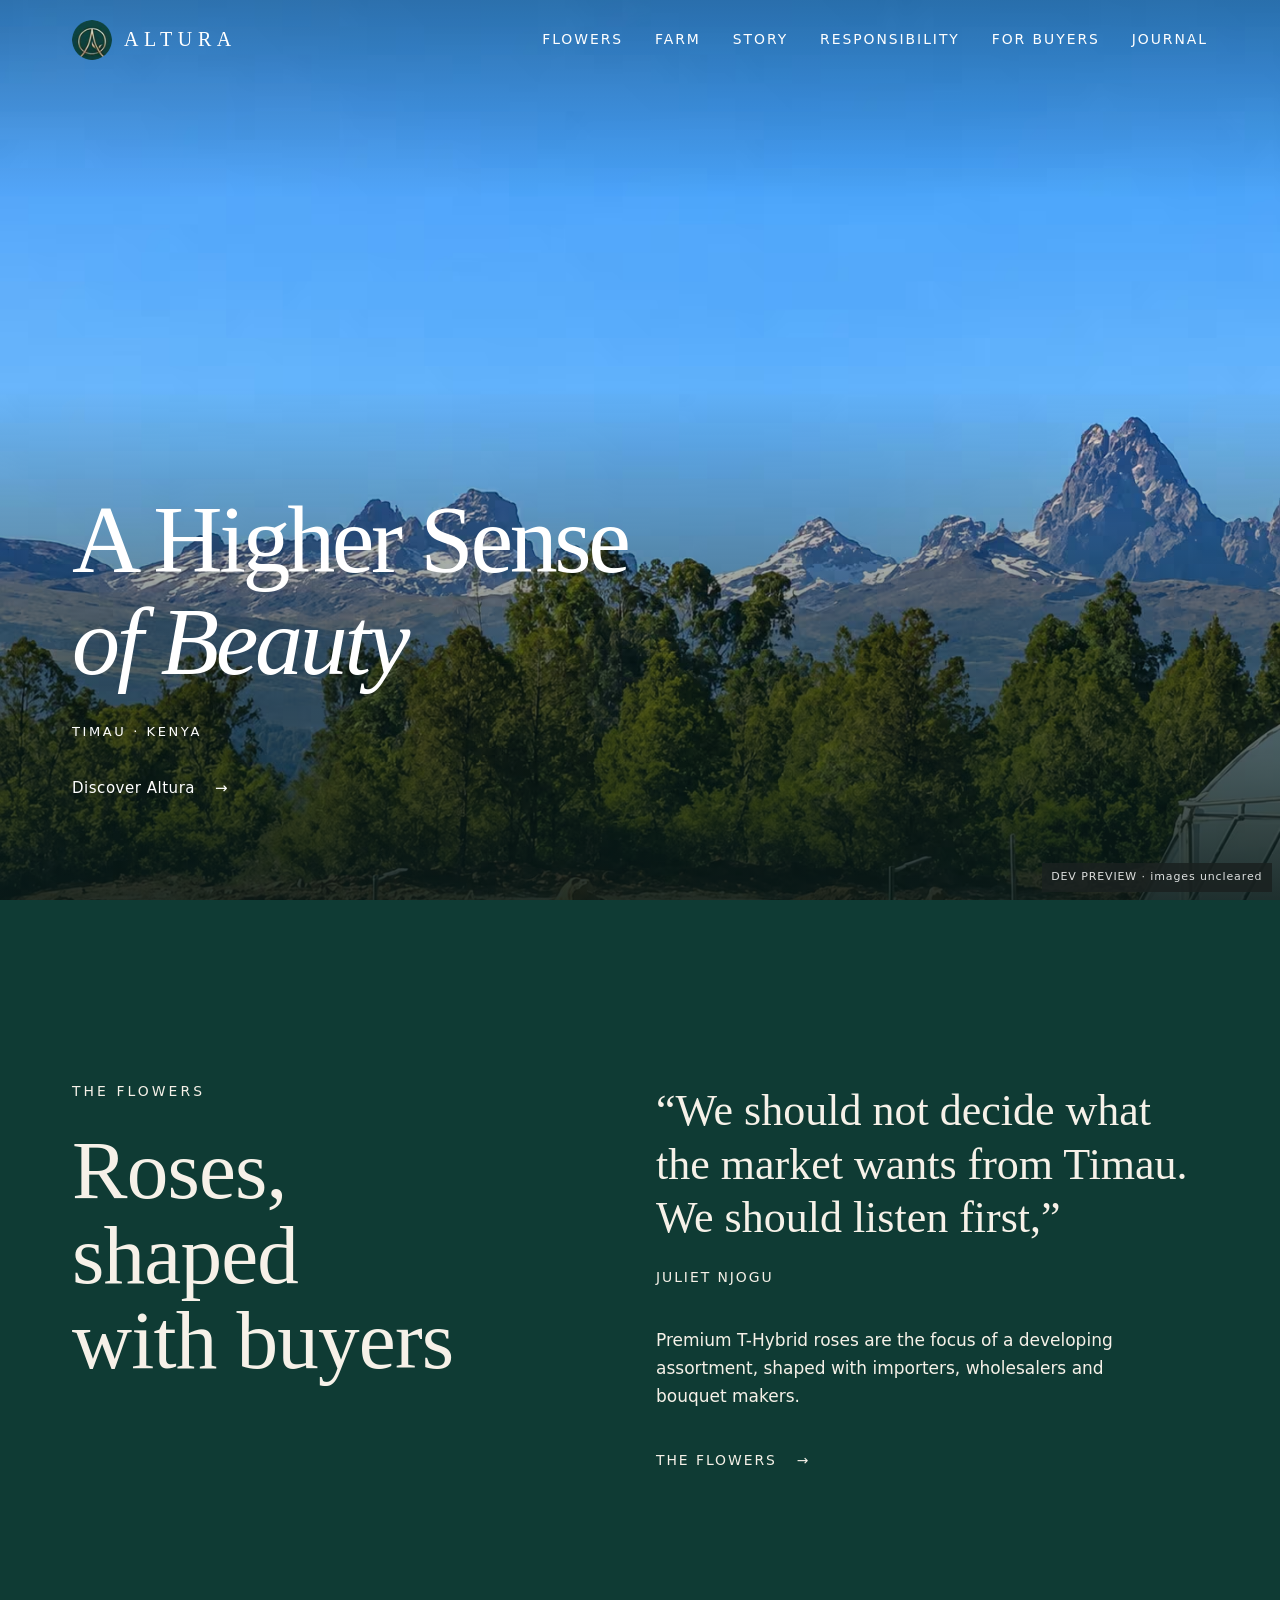
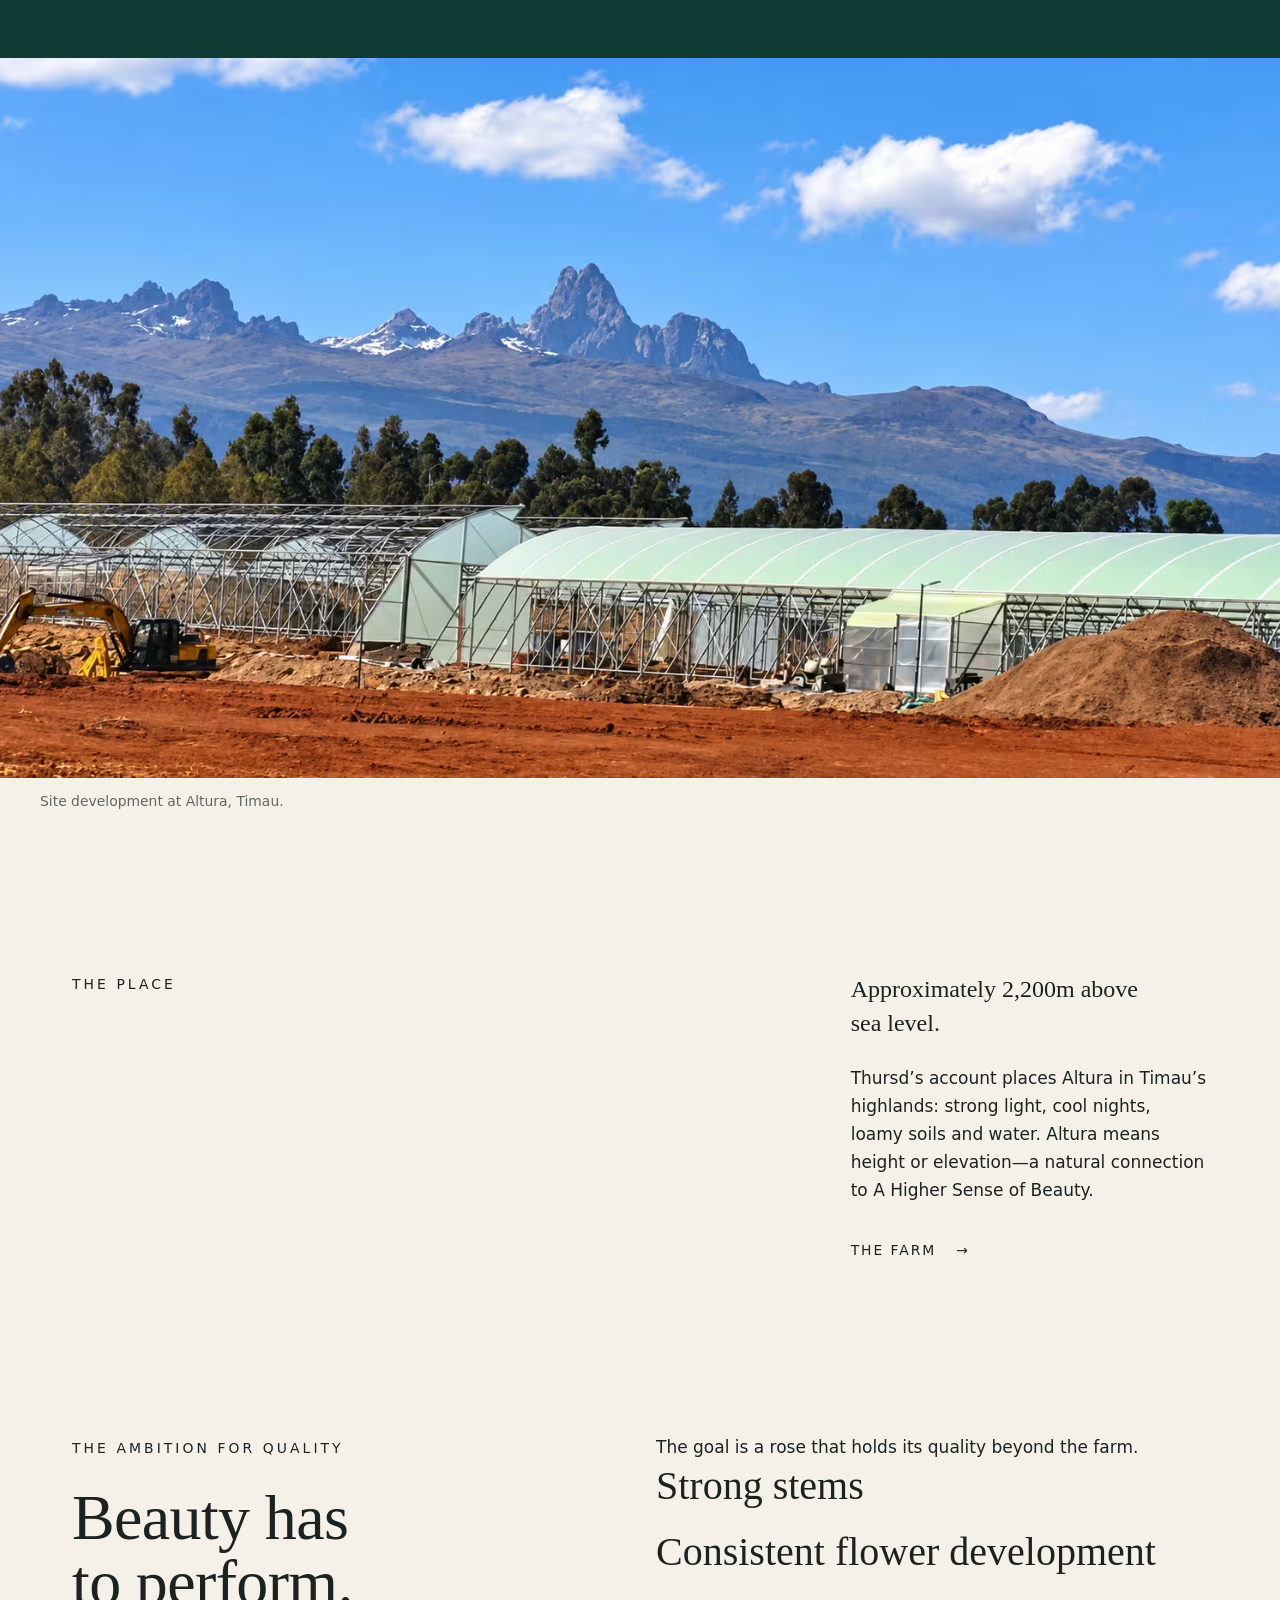
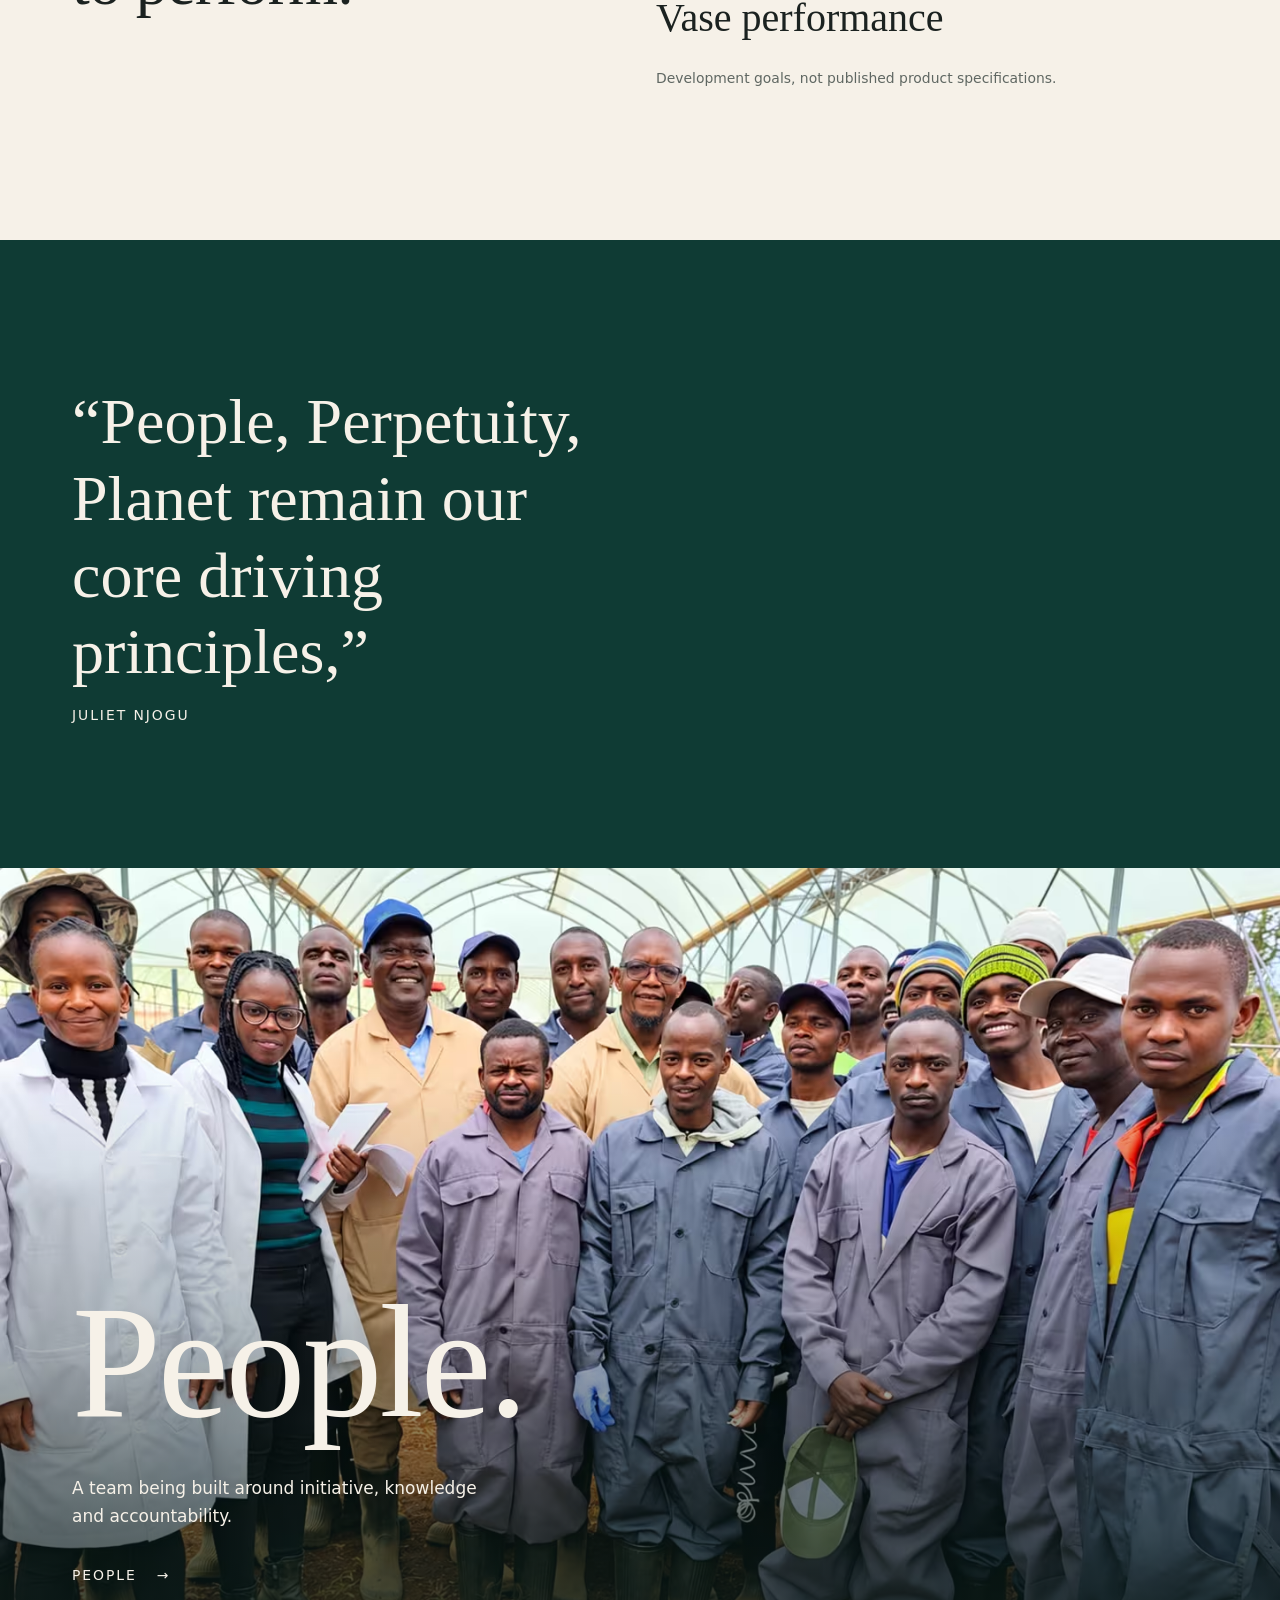
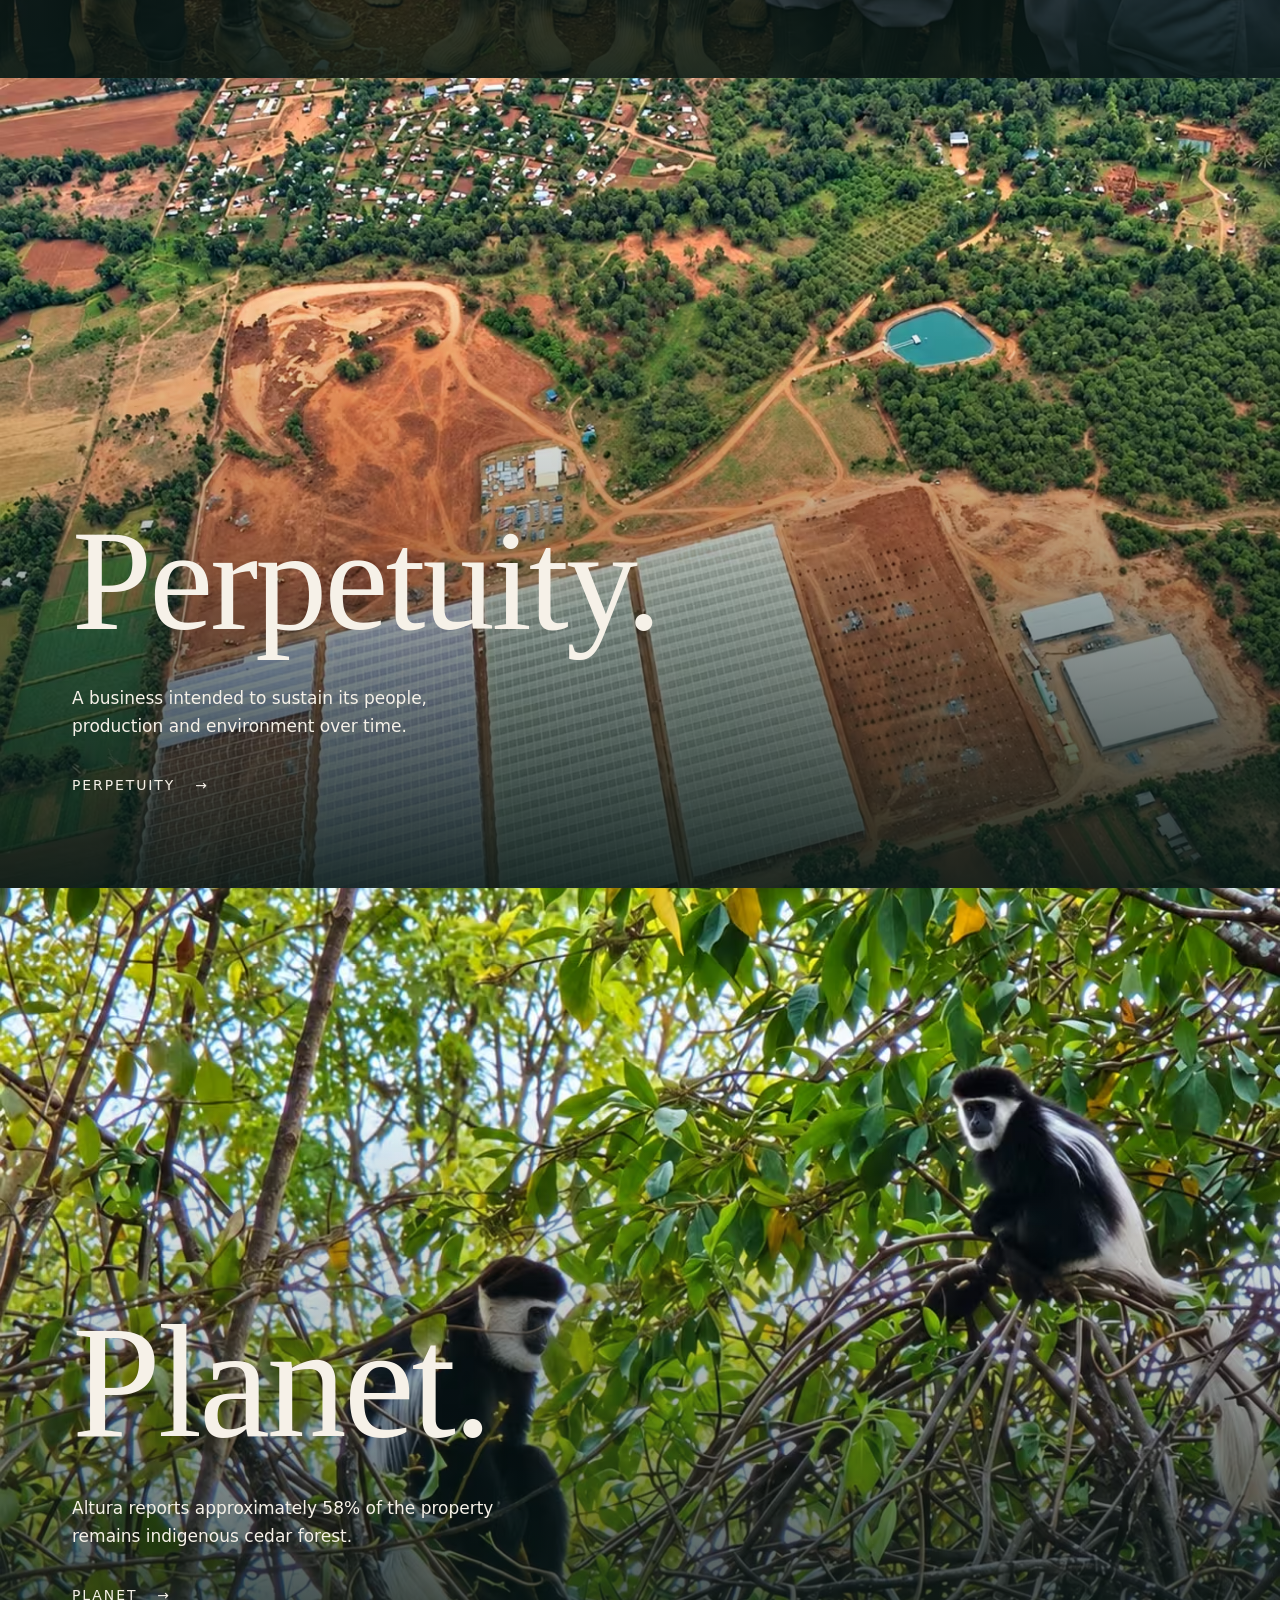
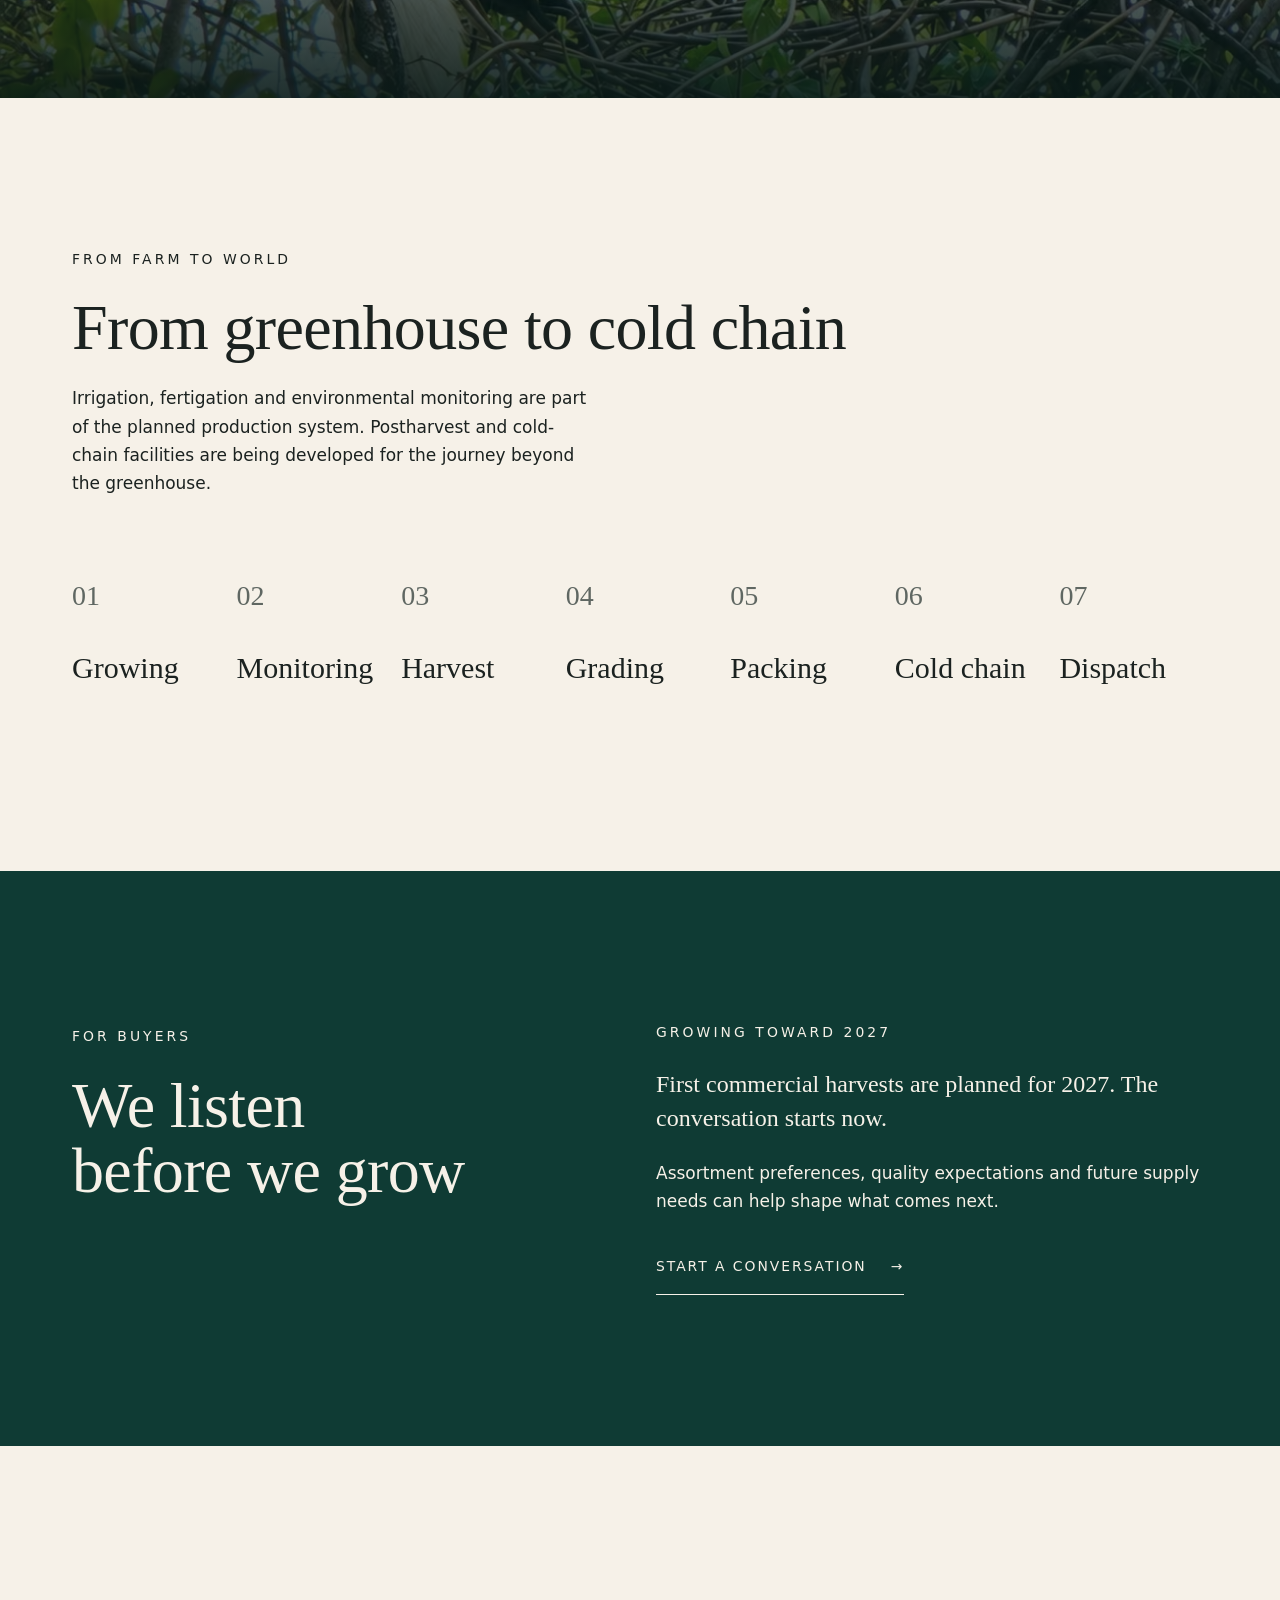
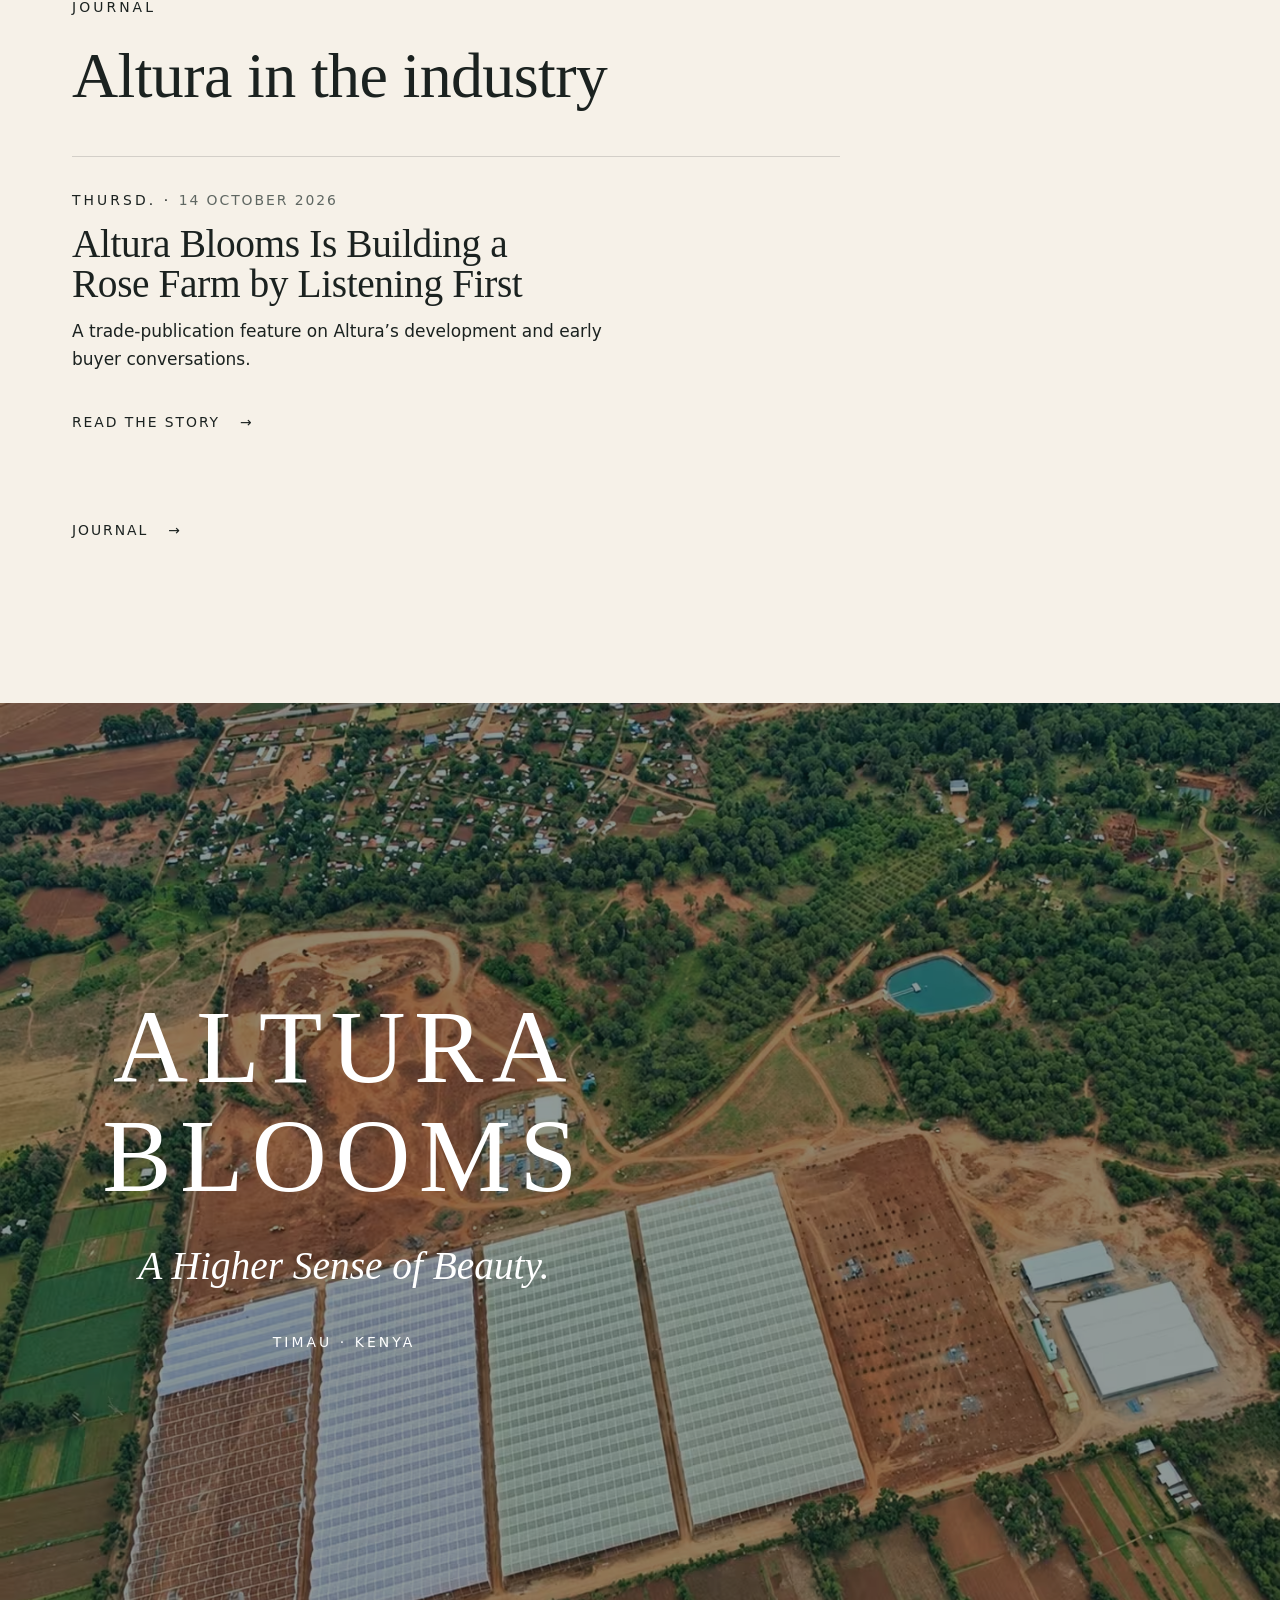
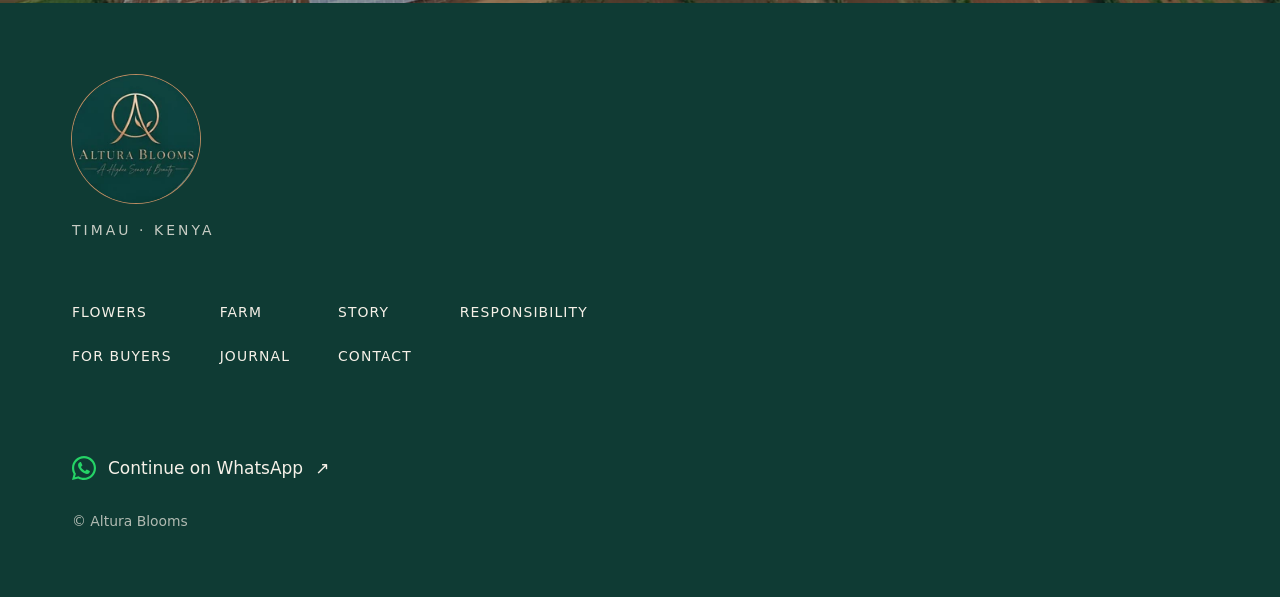
<file: index.html>
<!doctype html>
<html lang="en" data-stage="development">
<head>
<meta charset="utf-8">
<meta name="viewport" content="width=device-width, initial-scale=1, viewport-fit=cover">
<title>Altura Blooms — A Higher Sense of Beauty · Timau, Kenya</title>
<meta name="description" content="Altura Blooms is developing premium Kenyan roses in Timau, near Mount Kenya. Buyer-led assortment, quality ambitions and first commercial harvests planned for 2027.">
<meta name="robots" content="noindex, nofollow">
<link rel="canonical" href="https://mrafrica12.github.io/altura_blooms/">
<meta property="og:site_name" content="Altura Blooms">
<meta property="og:title" content="Altura Blooms — A Higher Sense of Beauty · Timau, Kenya">
<meta property="og:description" content="Altura Blooms is developing premium Kenyan roses in Timau, near Mount Kenya. Buyer-led assortment, quality ambitions and first commercial harvests planned for 2027.">
<meta property="og:type" content="website">
<meta property="og:locale" content="en">
<meta name="twitter:card" content="summary">
<meta name="theme-color" content="#0f3b34">
<link rel="icon" type="image/png" sizes="32x32" href="assets/logos/favicon/favicon-32.png">
<link rel="apple-touch-icon" href="assets/logos/favicon/apple-touch-icon.png">
<link rel="preload" as="image" type="image/avif" href="assets/images/web/mountain-treeline-1200.avif" imagesrcset="assets/images/web/mountain-treeline-480.avif 480w, assets/images/web/mountain-treeline-800.avif 800w, assets/images/web/mountain-treeline-1200.avif 1200w, assets/images/web/mountain-treeline-1448.avif 1448w" imagesizes="100vw" fetchpriority="high">
<link rel="stylesheet" href="css/altura.css">
<script>document.documentElement.classList.add('js')</script>
<script type="application/ld+json">{"@context":"https://schema.org","@type":"Organization","name":"Altura Blooms","slogan":"A Higher Sense of Beauty","description":"Altura Blooms is developing a rose farm in Timau, Kenya, for the international professional flower market.","address":{"@type":"PostalAddress","addressLocality":"Timau","addressCountry":"KE"},"founder":[{"@type":"Person","name":"Juliet Njogu"},{"@type":"Person","name":"Francis Njogu"},{"@type":"Person","name":"Edward Agg-Manning"}]}</script><script type="application/ld+json">{"@context":"https://schema.org","@type":"WebSite","name":"Altura Blooms","inLanguage":"en","url":"https://mrafrica12.github.io/altura_blooms/"}</script>
</head>
<body class="home">
<a class="skip-link" href="#main">Skip to content</a>
<header class="site-header" data-over-hero>
  <div class="site-header__bar">
    <a class="wordmark" href="index.html" aria-label="Altura Blooms, home"><img class="wordmark__mark" src="assets/logos/web/monogram-96.webp" srcset="assets/logos/web/monogram-48.webp 48w, assets/logos/web/monogram-96.webp 96w, assets/logos/web/monogram-144.webp 144w" sizes="40px" width="40" height="40" alt=""><span>Altura</span></a>
    <nav class="nav-desktop" aria-label="Primary"><ul><li><a href="pages/flowers/index.html">Flowers</a></li><li><a href="pages/farm/index.html">Farm</a></li><li><a href="pages/story/index.html">Story</a></li><li><a href="pages/responsibility/index.html">Responsibility</a></li><li><a href="pages/buyers/index.html">For Buyers</a></li><li><a href="pages/journal/index.html">Journal</a></li></ul></nav>
    <button class="menu-toggle" type="button" aria-expanded="false" aria-controls="menu-panel"><span class="menu-toggle__label">Menu</span><span class="menu-toggle__bars" aria-hidden="true"></span></button>
  </div>
  <nav class="menu-panel" id="menu-panel" aria-label="Menu"><ul><li><a href="pages/flowers/index.html">Flowers</a></li><li><a href="pages/farm/index.html">Our Farm</a></li><li><a href="pages/story/index.html">Our Story</a></li><li><a href="pages/responsibility/index.html">People · Perpetuity · Planet</a></li><li><a href="pages/buyers/index.html">For Buyers</a></li><li><a href="pages/journal/index.html">Journal</a></li><li><a href="pages/contact/index.html">Contact</a></li></ul><p class="menu-panel__foot">Timau · Kenya</p></nav>
</header>
<main id="main">


<section class="hero hero--home" aria-labelledby="hero-title">
  <div class="media"><picture><source type="image/avif" srcset="assets/images/web/mountain-treeline-480.avif 480w, assets/images/web/mountain-treeline-800.avif 800w, assets/images/web/mountain-treeline-1200.avif 1200w, assets/images/web/mountain-treeline-1448.avif 1448w" sizes="100vw"><source type="image/webp" srcset="assets/images/web/mountain-treeline-480.webp 480w, assets/images/web/mountain-treeline-800.webp 800w, assets/images/web/mountain-treeline-1200.webp 1200w, assets/images/web/mountain-treeline-1448.webp 1448w" sizes="100vw"><img src="assets/images/web/mountain-treeline-1200.webp" srcset="assets/images/web/mountain-treeline-480.webp 480w, assets/images/web/mountain-treeline-800.webp 800w, assets/images/web/mountain-treeline-1200.webp 1200w, assets/images/web/mountain-treeline-1448.webp 1448w" sizes="100vw" width="1448" height="1086" alt="Snow-capped peaks of Mount Kenya above a treeline, with the Altura site in the foreground" style="object-position:88% 50%" fetchpriority="high" decoding="sync" data-dev-image></picture></div>
  <div class="hero__inner">
    <h1 class="hero__title" id="hero-title"><span>A Higher Sense</span> <em>of Beauty</em></h1>
    <p class="hero__place">Timau · Kenya</p>
    <a class="link-arrow" href="#flowers">Discover Altura</a>
  </div>
</section>

<section class="section section--dark flowers-intro" id="flowers" tabindex="-1" aria-labelledby="flowers-h">
  <div class="container split">
    <div>
      <span class="eyebrow" data-reveal>The Flowers</span>
      <h2 class="display display--xl" id="flowers-h" data-reveal style="margin-top:var(--space-5)">Roses, shaped with buyers</h2>
    </div>
    <div class="stack">
      <blockquote data-reveal><p>“We should not decide what the market wants from Timau. We should listen first,”</p><footer>Juliet Njogu</footer></blockquote>
      <p data-reveal>Premium T-Hybrid roses are the focus of a developing assortment, shaped with importers, wholesalers and bouquet makers.</p>
      <a class="link-arrow" href="pages/flowers/index.html" data-reveal>The Flowers</a>
    </div>
  </div>
</section>

<section class="section--flush place-chapter" aria-labelledby="place-h">
  <figure class="bleed">
    <div class="media media--cinema"><picture><source type="image/avif" srcset="assets/images/web/greenhouses-mountain-480.avif 480w, assets/images/web/greenhouses-mountain-800.avif 800w, assets/images/web/greenhouses-mountain-1200.avif 1200w, assets/images/web/greenhouses-mountain-1600.avif 1600w, assets/images/web/greenhouses-mountain-1731.avif 1731w" sizes="100vw"><source type="image/webp" srcset="assets/images/web/greenhouses-mountain-480.webp 480w, assets/images/web/greenhouses-mountain-800.webp 800w, assets/images/web/greenhouses-mountain-1200.webp 1200w, assets/images/web/greenhouses-mountain-1600.webp 1600w, assets/images/web/greenhouses-mountain-1731.webp 1731w" sizes="100vw"><img src="assets/images/web/greenhouses-mountain-1200.webp" srcset="assets/images/web/greenhouses-mountain-480.webp 480w, assets/images/web/greenhouses-mountain-800.webp 800w, assets/images/web/greenhouses-mountain-1200.webp 1200w, assets/images/web/greenhouses-mountain-1600.webp 1600w, assets/images/web/greenhouses-mountain-1731.webp 1731w" sizes="100vw" width="1731" height="909" alt="Greenhouse structures under construction on red earth, with the peaks of Mount Kenya behind" style="object-position:60% 50%" loading="lazy" decoding="async" data-dev-image></picture></div>
    <figcaption>Site development at Altura, Timau.</figcaption>
  </figure>
  <div class="container section">
    <div class="split split--image-left">
      <div class="section-head" style="margin:0">
        <span class="eyebrow" data-reveal>The Place</span>
        <h2 id="place-h" data-reveal style="margin-top:var(--space-5)">Born at altitude</h2>
      </div>
      <div class="stack">
        <p class="lede" data-reveal>Approximately 2,200m above sea level.</p>
        <p data-reveal>Thursd’s account places Altura in Timau’s highlands: strong light, cool nights, loamy soils and water. Altura means height or elevation—a natural connection to A Higher Sense of Beauty.</p>
        <a class="link-arrow" href="pages/farm/index.html" data-reveal>The Farm</a>
      </div>
    </div>
  </div>
</section>

<section class="section" style="padding-top:0" aria-labelledby="story-h">
  <div class="container split">
    <div><span class="eyebrow" data-reveal>The ambition for quality</span><h2 id="story-h" data-reveal style="margin-top:var(--space-5)">Beauty has to perform.</h2></div>
    <div class="stack">
      <p data-reveal>The goal is a rose that holds its quality beyond the farm.</p>
      <ul class="quality-intentions" data-reveal><li>Strong stems</li><li>Consistent flower development</li><li>Vase performance</li></ul>
      <p class="caption" data-reveal>Development goals, not published product specifications.</p>
    </div>
  </div>
</section>

<section aria-label="People, Perpetuity, Planet">
  <div class="section section--dark principle-lead"><div class="container"><blockquote data-reveal><p>“People, Perpetuity, Planet remain our core driving principles,”</p><footer>Juliet Njogu</footer></blockquote></div></div>
  <div class="principle principle--people">
    <div class="media"><picture><source type="image/avif" srcset="assets/images/web/team-greenhouse-480.avif 480w, assets/images/web/team-greenhouse-800.avif 800w, assets/images/web/team-greenhouse-1200.avif 1200w, assets/images/web/team-greenhouse-1448.avif 1448w" sizes="100vw"><source type="image/webp" srcset="assets/images/web/team-greenhouse-480.webp 480w, assets/images/web/team-greenhouse-800.webp 800w, assets/images/web/team-greenhouse-1200.webp 1200w, assets/images/web/team-greenhouse-1448.webp 1448w" sizes="100vw"><img src="assets/images/web/team-greenhouse-1200.webp" srcset="assets/images/web/team-greenhouse-480.webp 480w, assets/images/web/team-greenhouse-800.webp 800w, assets/images/web/team-greenhouse-1200.webp 1200w, assets/images/web/team-greenhouse-1448.webp 1448w" sizes="100vw" width="1448" height="1086" alt="A group of Altura team members in work clothing inside a greenhouse" style="object-position:50% 30%" loading="lazy" decoding="async" data-dev-image></picture></div>
    <div class="principle__inner"><h2 class="principle__word" data-reveal>People.</h2><p class="principle__text" data-reveal>A team being built around initiative, knowledge and accountability.</p><a class="link-arrow" href="pages/responsibility/people.html" data-reveal>People</a></div>
  </div>
  <div class="principle principle--land">
    <div class="media"><picture><source type="image/avif" srcset="assets/images/web/farm-aerial-480.avif 480w, assets/images/web/farm-aerial-800.avif 800w, assets/images/web/farm-aerial-1200.avif 1200w, assets/images/web/farm-aerial-1448.avif 1448w" sizes="100vw"><source type="image/webp" srcset="assets/images/web/farm-aerial-480.webp 480w, assets/images/web/farm-aerial-800.webp 800w, assets/images/web/farm-aerial-1200.webp 1200w, assets/images/web/farm-aerial-1448.webp 1448w" sizes="100vw"><img src="assets/images/web/farm-aerial-1200.webp" srcset="assets/images/web/farm-aerial-480.webp 480w, assets/images/web/farm-aerial-800.webp 800w, assets/images/web/farm-aerial-1200.webp 1200w, assets/images/web/farm-aerial-1448.webp 1448w" sizes="100vw" width="1448" height="1086" alt="Greenhouse development and red earth beside farmland and forest at the Altura site" style="object-position:65% 35%" loading="lazy" decoding="async" data-dev-image></picture></div>
    <div class="principle__inner"><h2 class="principle__word" data-reveal>Perpetuity.</h2><p class="principle__text" data-reveal>A business intended to sustain its people, production and environment over time.</p><a class="link-arrow" href="pages/responsibility/perpetuity.html" data-reveal>Perpetuity</a></div>
  </div>
  <div class="principle">
    <div class="media"><picture><source type="image/avif" srcset="assets/images/web/colobus-canopy-480.avif 480w, assets/images/web/colobus-canopy-800.avif 800w, assets/images/web/colobus-canopy-1200.avif 1200w, assets/images/web/colobus-canopy-1254.avif 1254w" sizes="100vw"><source type="image/webp" srcset="assets/images/web/colobus-canopy-480.webp 480w, assets/images/web/colobus-canopy-800.webp 800w, assets/images/web/colobus-canopy-1200.webp 1200w, assets/images/web/colobus-canopy-1254.webp 1254w" sizes="100vw"><img src="assets/images/web/colobus-canopy-1200.webp" srcset="assets/images/web/colobus-canopy-480.webp 480w, assets/images/web/colobus-canopy-800.webp 800w, assets/images/web/colobus-canopy-1200.webp 1200w, assets/images/web/colobus-canopy-1254.webp 1254w" sizes="100vw" width="1254" height="1254" alt="Black-and-white monkeys in a tree canopy" style="object-position:50% 40%" loading="lazy" decoding="async" data-dev-image></picture></div>
    <div class="principle__inner"><h2 class="principle__word" data-reveal>Planet.</h2><p class="principle__text" data-reveal>Altura reports approximately 58% of the property remains indigenous cedar forest.</p><a class="link-arrow" href="pages/responsibility/planet.html" data-reveal>Planet</a></div>
  </div>
</section>

<section class="section" aria-labelledby="journey-h">
  <div class="container">
    <div class="section-head"><span class="eyebrow" data-reveal>From Farm to World</span><h2 id="journey-h" data-reveal>From greenhouse to cold chain</h2>
      <p style="margin-top:var(--space-5)" data-reveal>Irrigation, fertigation and environmental monitoring are part of the planned production system. Postharvest and cold-chain facilities are being developed for the journey beyond the greenhouse.</p></div>
    <ol class="journey" data-reveal><li>Growing</li><li>Monitoring</li><li>Harvest</li><li>Grading</li><li>Packing</li><li>Cold chain</li><li>Dispatch</li></ol>
  </div>
</section>

<section class="section section--dark" aria-labelledby="buyers-h">
  <div class="container split">
    <div><span class="eyebrow" data-reveal>For Buyers</span><h2 id="buyers-h" data-reveal style="margin-top:var(--space-5)">We listen before we grow</h2></div>
    <div class="stack">
      <p class="eyebrow" data-reveal>Growing toward 2027</p>
      <p class="lede" data-reveal>First commercial harvests are planned for 2027. The conversation starts now.</p>
      <p data-reveal>Assortment preferences, quality expectations and future supply needs can help shape what comes next.</p>
      <a class="btn" href="pages/buyers/index.html#conversation" data-reveal>Start a conversation</a>
    </div>
  </div>
</section>

<section class="section" aria-labelledby="journal-h">
  <div class="container">
    <div class="section-head"><span class="eyebrow" data-reveal>Journal</span><h2 id="journal-h" data-reveal>Altura in the industry</h2></div>
    <article class="entry industry-feature" data-reveal>
  <p class="eyebrow">THURSD. · <time datetime="2026-10-14">14 October 2026</time></p>
  <h3>Altura Blooms Is Building a Rose Farm by Listening First</h3>
  <p>A trade-publication feature on Altura’s development and early buyer conversations.</p>
  <a class="link-arrow" href="https://thursd.com/articles/altura-blooms-develops" target="_blank" rel="noopener noreferrer">Read the story <span class="visually-hidden">on Thursd (opens a new tab)</span></a>
</article>
    <a class="link-arrow mt-6" href="pages/journal/index.html">Journal</a>
  </div>
</section>

<section class="finale" aria-label="Altura Blooms">
  <div class="media"><picture><source type="image/avif" srcset="assets/images/web/farm-aerial-480.avif 480w, assets/images/web/farm-aerial-800.avif 800w, assets/images/web/farm-aerial-1200.avif 1200w, assets/images/web/farm-aerial-1448.avif 1448w" sizes="100vw"><source type="image/webp" srcset="assets/images/web/farm-aerial-480.webp 480w, assets/images/web/farm-aerial-800.webp 800w, assets/images/web/farm-aerial-1200.webp 1200w, assets/images/web/farm-aerial-1448.webp 1448w" sizes="100vw"><img src="assets/images/web/farm-aerial-1200.webp" srcset="assets/images/web/farm-aerial-480.webp 480w, assets/images/web/farm-aerial-800.webp 800w, assets/images/web/farm-aerial-1200.webp 1200w, assets/images/web/farm-aerial-1448.webp 1448w" sizes="100vw" width="1448" height="1086" alt="Aerial view of the Altura site: greenhouse structures and cleared red earth beside farmland and forest" style="object-position:50% 50%" loading="lazy" decoding="async" data-dev-image></picture></div>
  <div class="container"><p class="finale__name">Altura Blooms</p><p class="finale__tag">A Higher Sense of Beauty.</p><p class="finale__place">Timau · Kenya</p></div>
</section>
</main>
<footer class="site-footer">
  <div class="container">
    <img class="site-footer__emblem" src="assets/logos/web/emblem-160.webp" srcset="assets/logos/web/emblem-160.webp 160w, assets/logos/web/emblem-320.webp 320w" sizes="160px" width="160" height="160" alt="Altura Blooms — A Higher Sense of Beauty" loading="lazy">
    <p class="site-footer__place">Timau · Kenya</p>
    <nav aria-label="Footer"><ul><li><a href="pages/flowers/index.html">Flowers</a></li><li><a href="pages/farm/index.html">Farm</a></li><li><a href="pages/story/index.html">Story</a></li><li><a href="pages/responsibility/index.html">Responsibility</a></li><li><a href="pages/buyers/index.html">For Buyers</a></li><li><a href="pages/journal/index.html">Journal</a></li><li><a href="pages/contact/index.html">Contact</a></li></ul></nav>
    <a class="whatsapp-action" href="https://wa.me/14045207353?text=Hello%20Altura%20Blooms%2C%0A%0AI'm%20contacting%20you%20through%20the%20Altura%20Blooms%20website%20and%20would%20like%20to%20start%20a%20commercial%20conversation.%0A%0AI'm%20interested%20in%20discussing%20your%20developing%20rose%20assortment%20and%20future%20supply.%0A%0A%5BALTURA-WEB%20%C2%B7%20BUYER-ENQUIRY%5D" target="_blank" rel="noopener noreferrer" referrerpolicy="no-referrer" aria-label="Continue conversation with Altura Blooms on WhatsApp (opens a new tab)"><img src="assets/logos/whatsapp/whatsapp-glyph-green.svg" width="24" height="24" alt=""><span>Continue on WhatsApp</span><span aria-hidden="true">↗</span></a>
    <small>© Altura Blooms</small>
  </div>
</footer>
<div class="dev-flag">DEV PREVIEW · images uncleared</div>
<script src="js/altura.js" defer></script>



</body>
</html>
</file>
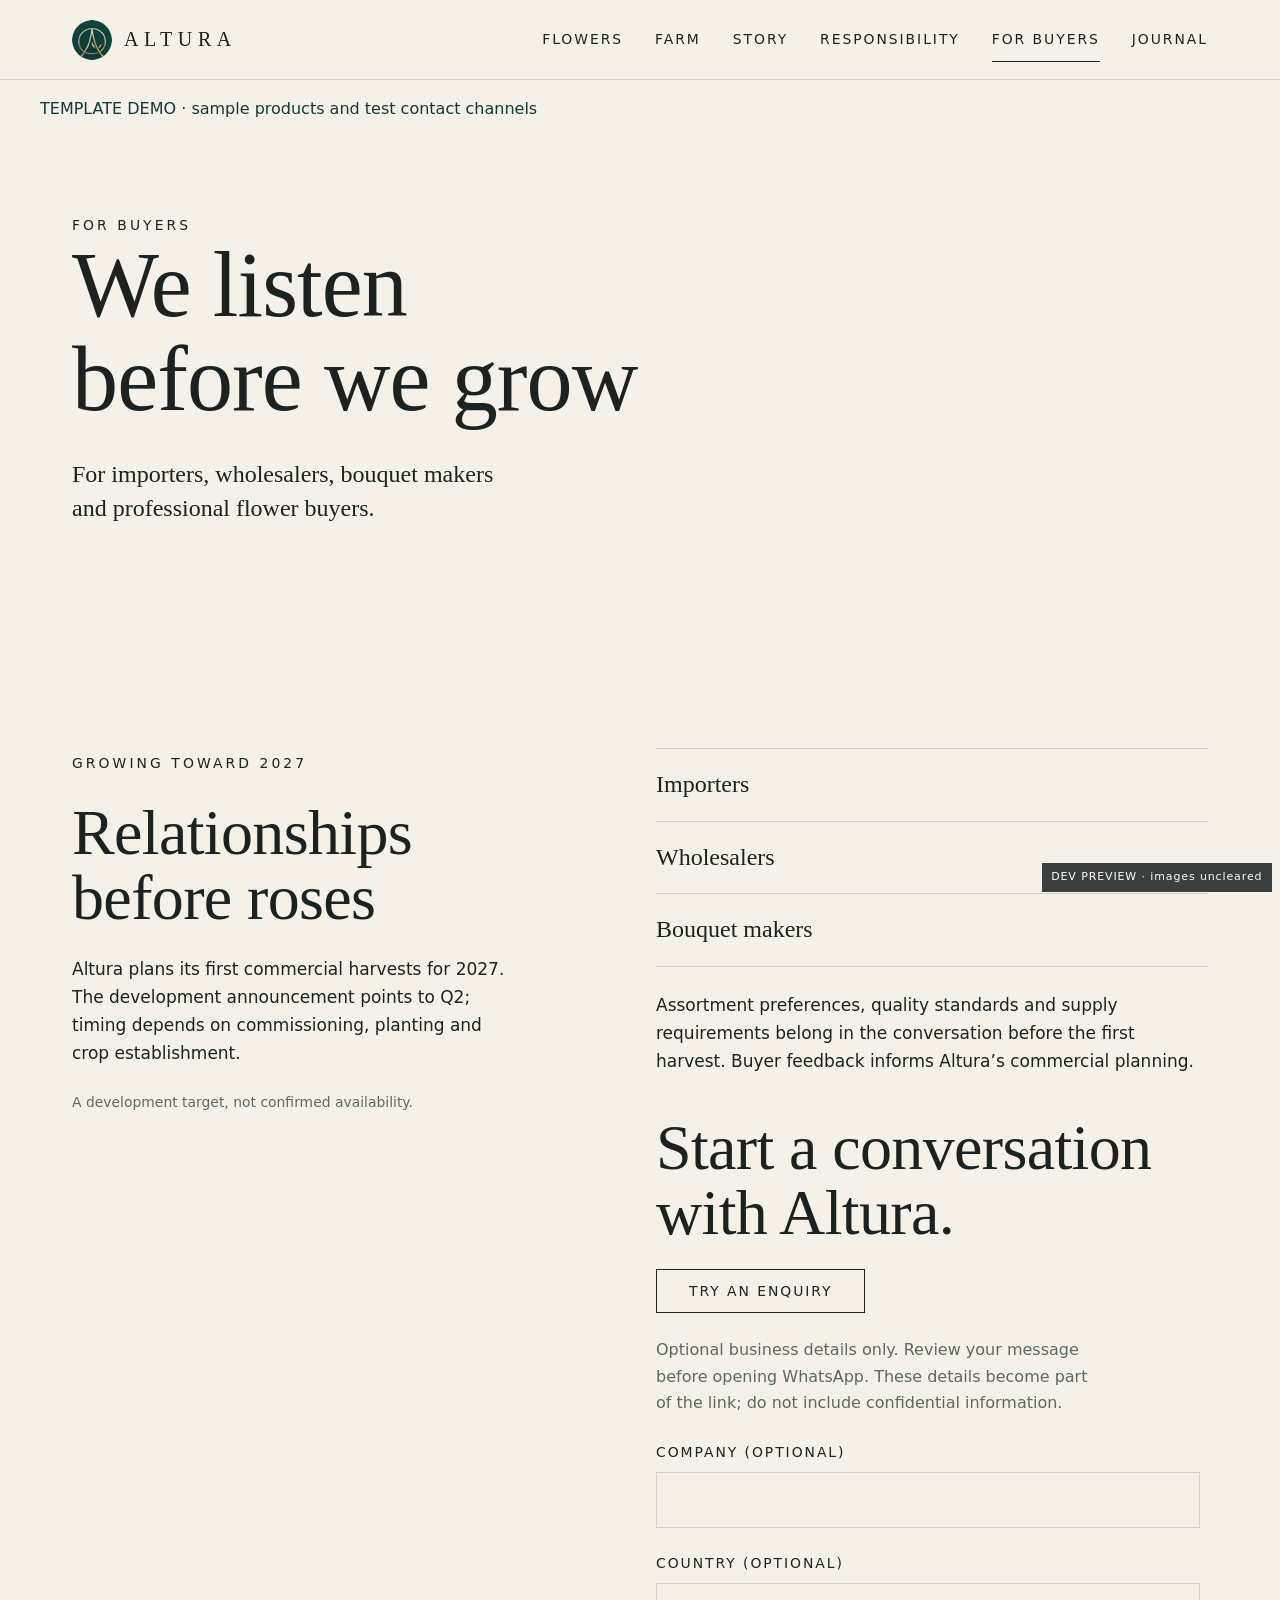
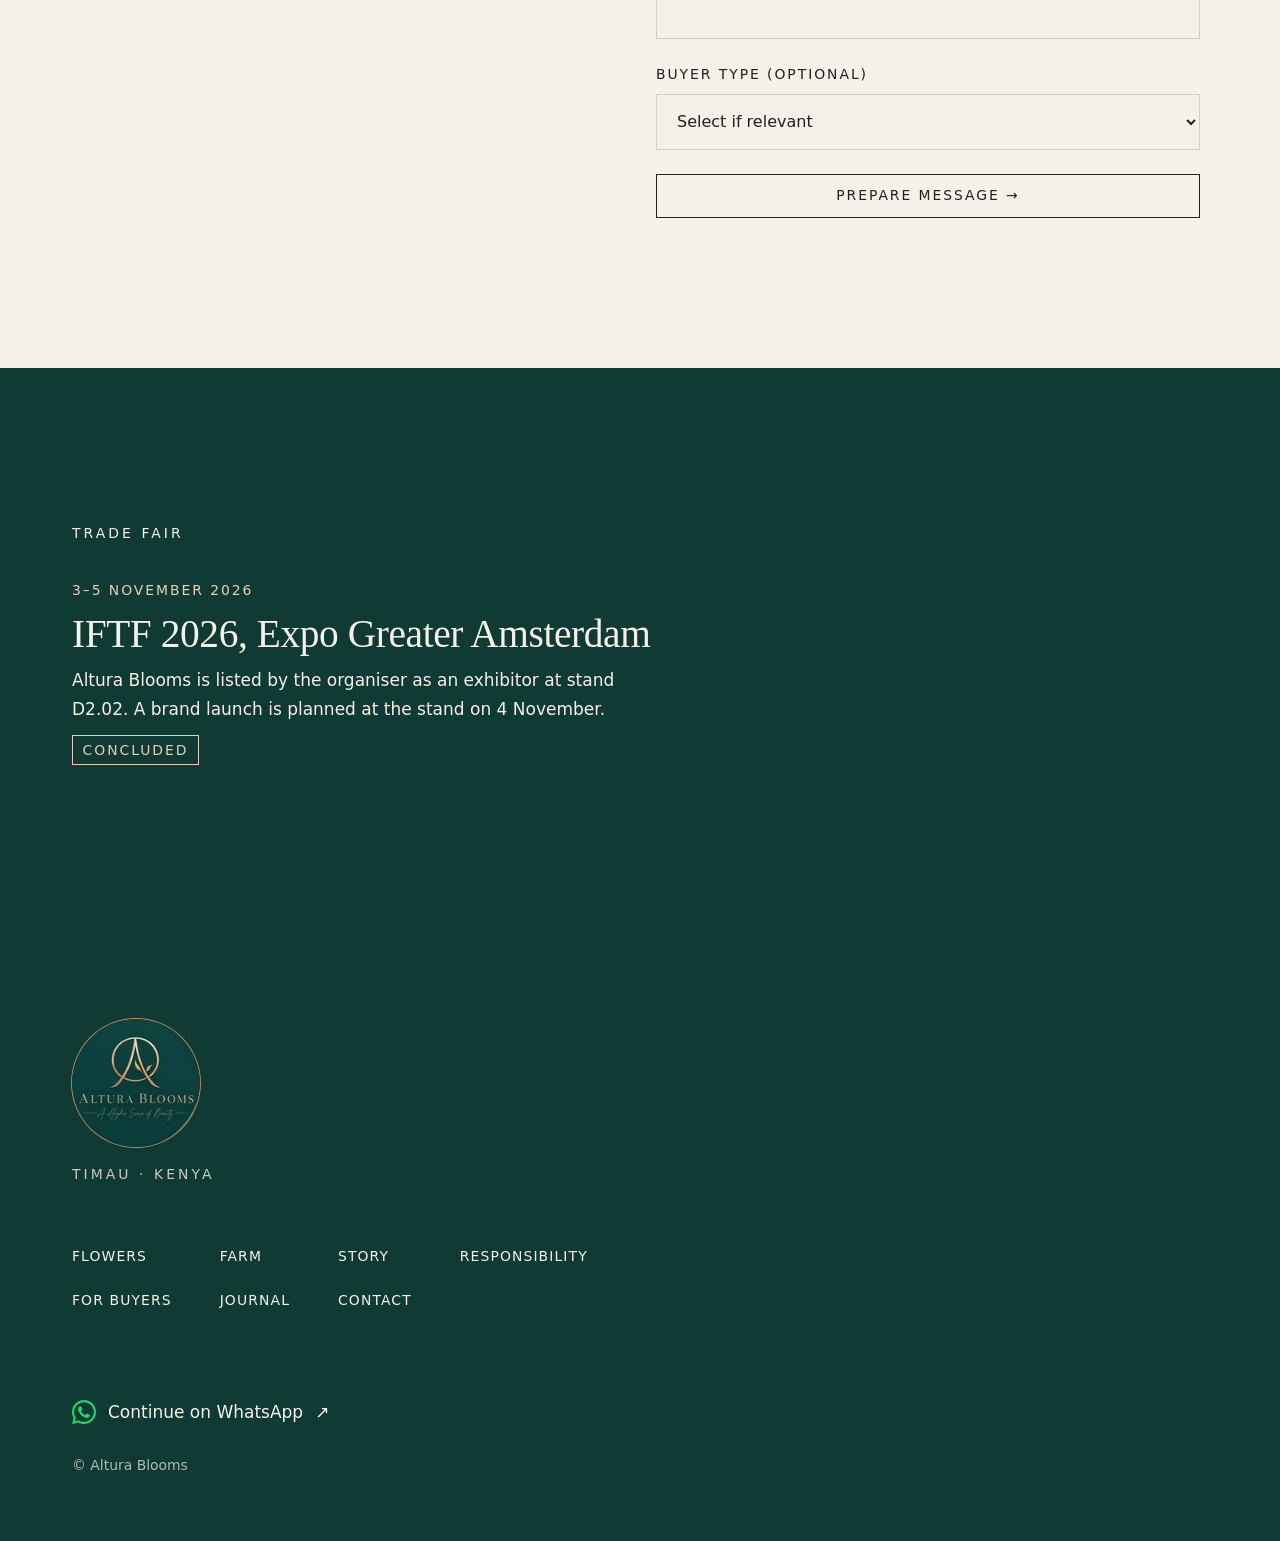
<file: pages/buyers/index.html>
<!doctype html>
<html lang="en" data-stage="development">
<head>
<meta charset="utf-8">
<meta name="viewport" content="width=device-width, initial-scale=1, viewport-fit=cover">
<title>For Buyers — Altura Blooms</title>
<meta name="description" content="Altura Blooms is building direct relationships with importers, wholesalers and bouquet makers. Professional buyers can enquire about the assortment.">
<meta name="robots" content="noindex, nofollow">
<link rel="canonical" href="https://mrafrica12.github.io/altura_blooms/pages/buyers/index.html">
<meta property="og:site_name" content="Altura Blooms">
<meta property="og:title" content="For Buyers — Altura Blooms">
<meta property="og:description" content="Altura Blooms is building direct relationships with importers, wholesalers and bouquet makers. Professional buyers can enquire about the assortment.">
<meta property="og:type" content="website">
<meta property="og:locale" content="en">
<meta name="twitter:card" content="summary">
<meta name="theme-color" content="#0f3b34">
<link rel="icon" type="image/png" sizes="32x32" href="../../assets/logos/favicon/favicon-32.png">
<link rel="apple-touch-icon" href="../../assets/logos/favicon/apple-touch-icon.png">

<link rel="stylesheet" href="../../css/altura.css">
<script>document.documentElement.classList.add('js')</script>
<script type="application/ld+json">{"@context":"https://schema.org","@type":"BreadcrumbList","itemListElement":[{"@type":"ListItem","position":1,"name":"Altura Blooms","item":"https://mrafrica12.github.io/altura_blooms/"},{"@type":"ListItem","position":2,"name":"For Buyers","item":"https://mrafrica12.github.io/altura_blooms/pages/buyers/index.html"}]}</script>
</head>
<body>
<a class="skip-link" href="#main">Skip to content</a>
<header class="site-header">
  <div class="site-header__bar">
    <a class="wordmark" href="../../index.html" aria-label="Altura Blooms, home"><img class="wordmark__mark" src="../../assets/logos/web/monogram-96.webp" srcset="../../assets/logos/web/monogram-48.webp 48w, ../../assets/logos/web/monogram-96.webp 96w, ../../assets/logos/web/monogram-144.webp 144w" sizes="40px" width="40" height="40" alt=""><span>Altura</span></a>
    <nav class="nav-desktop" aria-label="Primary"><ul><li><a href="../../pages/flowers/index.html">Flowers</a></li><li><a href="../../pages/farm/index.html">Farm</a></li><li><a href="../../pages/story/index.html">Story</a></li><li><a href="../../pages/responsibility/index.html">Responsibility</a></li><li><a href="../../pages/buyers/index.html" aria-current="page">For Buyers</a></li><li><a href="../../pages/journal/index.html">Journal</a></li></ul></nav>
    <button class="menu-toggle" type="button" aria-expanded="false" aria-controls="menu-panel"><span class="menu-toggle__label">Menu</span><span class="menu-toggle__bars" aria-hidden="true"></span></button>
  </div>
  <nav class="menu-panel" id="menu-panel" aria-label="Menu"><ul><li><a href="../../pages/flowers/index.html">Flowers</a></li><li><a href="../../pages/farm/index.html">Our Farm</a></li><li><a href="../../pages/story/index.html">Our Story</a></li><li><a href="../../pages/responsibility/index.html">People · Perpetuity · Planet</a></li><li><a href="../../pages/buyers/index.html" aria-current="page">For Buyers</a></li><li><a href="../../pages/journal/index.html">Journal</a></li><li><a href="../../pages/contact/index.html">Contact</a></li></ul><p class="menu-panel__foot">Timau · Kenya</p></nav>
</header>
<main id="main">
<p class="demo-notice">TEMPLATE DEMO · sample products and test contact channels</p>

<section class="page-intro"><div class="container">
  <span class="eyebrow" data-reveal>For Buyers</span>
  <h1 data-reveal>We listen before we grow</h1>
  <p class="lede" data-reveal>For importers, wholesalers, bouquet makers and professional flower buyers.</p>
</div></section>
<section class="section"><div class="container split">
  <div class="stack"><span class="eyebrow" data-reveal>Growing toward 2027</span><h2 data-reveal>Relationships before roses</h2><p data-reveal>Altura plans its first commercial harvests for 2027. The development announcement points to Q2; timing depends on commissioning, planting and crop establishment.</p><p class="caption">A development target, not confirmed availability.</p></div>
  <div class="stack">
    <ul class="people" data-reveal><li><strong>Importers</strong></li><li><strong>Wholesalers</strong></li><li><strong>Bouquet makers</strong></li></ul>
    <p>Assortment preferences, quality standards and supply requirements belong in the conversation before the first harvest. Buyer feedback informs Altura’s commercial planning.</p>
    <div class="buyer-conversation" id="conversation">
      <h2 class="display">Start a conversation with Altura.</h2>
      <a class="btn" href="../../pages/buyers/enquiry.html">Try an enquiry</a>
      <div class="buyer-whatsapp" data-whatsapp data-number="14045207353">
  <form class="form" data-whatsapp-form hidden aria-describedby="whatsapp-privacy">
    <p id="whatsapp-privacy" class="whatsapp-note">Optional business details only. Review your message before opening WhatsApp. These details become part of the link; do not include confidential information.</p>
    <div class="field"><label for="wa-company">Company (optional)</label><input id="wa-company" name="company" autocomplete="organization" maxlength="120"></div>
    <div class="field"><label for="wa-country">Country (optional)</label><input id="wa-country" name="country" autocomplete="country-name" maxlength="120"></div>
    <div class="field"><label for="wa-type">Buyer type (optional)</label><select id="wa-type" name="buyerType"><option value="">Select if relevant</option><option>Importer</option><option>Wholesaler</option><option>Bouquet maker</option><option>Other professional buyer</option></select></div>
    <button class="btn" type="submit">Prepare message →</button>
  </form>
  <div data-whatsapp-preview hidden><p class="whatsapp-note">Review your message. WhatsApp opens in a new tab; you choose whether to send.</p><pre class="whatsapp-message" tabindex="0" aria-label="Prepared WhatsApp message"></pre><a class="whatsapp-action" href="https://wa.me/14045207353?text=Hello%20Altura%20Blooms%2C%0A%0AI'm%20contacting%20you%20through%20the%20Altura%20Blooms%20website%20and%20would%20like%20to%20start%20a%20commercial%20conversation.%0A%0AI'm%20interested%20in%20discussing%20your%20developing%20rose%20assortment%20and%20future%20supply.%0A%0A%5BALTURA-WEB%20%C2%B7%20BUYER-ENQUIRY%5D" target="_blank" rel="noopener noreferrer" referrerpolicy="no-referrer" aria-label="Continue conversation with Altura Blooms on WhatsApp (opens a new tab)"><img src="../../assets/logos/whatsapp/whatsapp-glyph-green.svg" width="24" height="24" alt=""><span>Continue on WhatsApp</span><span aria-hidden="true">↗</span></a></div>
  <div data-whatsapp-fallback><a class="whatsapp-action" href="https://wa.me/14045207353?text=Hello%20Altura%20Blooms%2C%0A%0AI'm%20contacting%20you%20through%20the%20Altura%20Blooms%20website%20and%20would%20like%20to%20start%20a%20commercial%20conversation.%0A%0AI'm%20interested%20in%20discussing%20your%20developing%20rose%20assortment%20and%20future%20supply.%0A%0A%5BALTURA-WEB%20%C2%B7%20BUYER-ENQUIRY%5D" target="_blank" rel="noopener noreferrer" referrerpolicy="no-referrer" aria-label="Continue conversation with Altura Blooms on WhatsApp (opens a new tab)"><img src="../../assets/logos/whatsapp/whatsapp-glyph-green.svg" width="24" height="24" alt=""><span>Continue on WhatsApp</span><span aria-hidden="true">↗</span></a><p class="whatsapp-note">You can review and send your message in WhatsApp.</p></div>
  <p class="whatsapp-note" role="status" data-whatsapp-status></p>
  </div>
    </div>
  </div>
</div></section>
<section class="section section--dark"><div class="container">
  <span class="eyebrow" data-reveal>Trade fair</span>
  <article class="entry" data-reveal>
  <time datetime="2026-11-03">3–5 November 2026</time>
  <h3>IFTF 2026, Expo Greater Amsterdam</h3>
  <p>Altura Blooms is listed by the organiser as an exhibitor at stand D2.02. A brand launch is planned at the stand on 4 November.</p>
  <p><span class="status" data-event-end="2026-11-05">Scheduled</span></p>
</article>
</div></section>
</main>
<footer class="site-footer">
  <div class="container">
    <img class="site-footer__emblem" src="../../assets/logos/web/emblem-160.webp" srcset="../../assets/logos/web/emblem-160.webp 160w, ../../assets/logos/web/emblem-320.webp 320w" sizes="160px" width="160" height="160" alt="Altura Blooms — A Higher Sense of Beauty" loading="lazy">
    <p class="site-footer__place">Timau · Kenya</p>
    <nav aria-label="Footer"><ul><li><a href="../../pages/flowers/index.html">Flowers</a></li><li><a href="../../pages/farm/index.html">Farm</a></li><li><a href="../../pages/story/index.html">Story</a></li><li><a href="../../pages/responsibility/index.html">Responsibility</a></li><li><a href="../../pages/buyers/index.html" aria-current="page">For Buyers</a></li><li><a href="../../pages/journal/index.html">Journal</a></li><li><a href="../../pages/contact/index.html">Contact</a></li></ul></nav>
    <a class="whatsapp-action" href="https://wa.me/14045207353?text=Hello%20Altura%20Blooms%2C%0A%0AI'm%20contacting%20you%20through%20the%20Altura%20Blooms%20website%20and%20would%20like%20to%20start%20a%20commercial%20conversation.%0A%0AI'm%20interested%20in%20discussing%20your%20developing%20rose%20assortment%20and%20future%20supply.%0A%0A%5BALTURA-WEB%20%C2%B7%20BUYER-ENQUIRY%5D" target="_blank" rel="noopener noreferrer" referrerpolicy="no-referrer" aria-label="Continue conversation with Altura Blooms on WhatsApp (opens a new tab)"><img src="../../assets/logos/whatsapp/whatsapp-glyph-green.svg" width="24" height="24" alt=""><span>Continue on WhatsApp</span><span aria-hidden="true">↗</span></a>
    <small>© Altura Blooms</small>
  </div>
</footer>
<div class="dev-flag">DEV PREVIEW · images uncleared</div>
<script src="../../js/altura.js" defer></script>

<script type="module" src="../../js/whatsapp.mjs"></script>

</body>
</html>
</file>
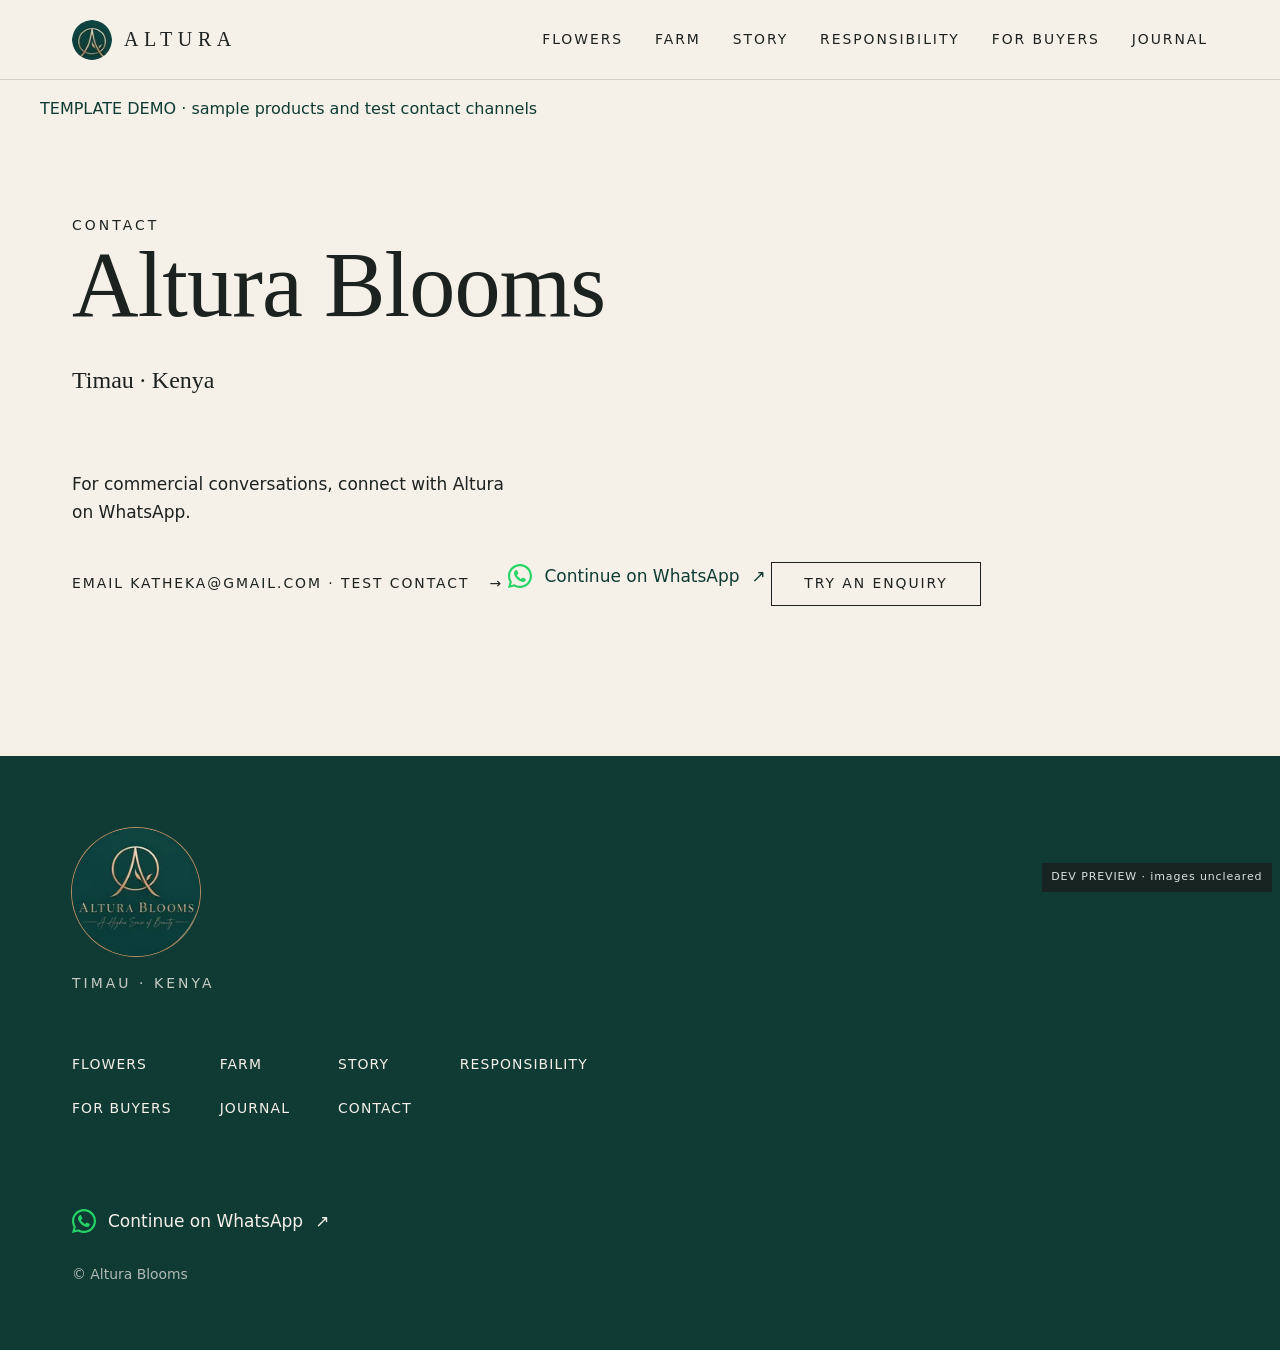
<file: pages/contact/index.html>
<!doctype html>
<html lang="en" data-stage="development">
<head>
<meta charset="utf-8">
<meta name="viewport" content="width=device-width, initial-scale=1, viewport-fit=cover">
<title>Contact — Altura Blooms</title>
<meta name="description" content="Altura Blooms, Timau, Kenya.">
<meta name="robots" content="noindex, nofollow">
<link rel="canonical" href="https://mrafrica12.github.io/altura_blooms/pages/contact/index.html">
<meta property="og:site_name" content="Altura Blooms">
<meta property="og:title" content="Contact — Altura Blooms">
<meta property="og:description" content="Altura Blooms, Timau, Kenya.">
<meta property="og:type" content="website">
<meta property="og:locale" content="en">
<meta name="twitter:card" content="summary">
<meta name="theme-color" content="#0f3b34">
<link rel="icon" type="image/png" sizes="32x32" href="../../assets/logos/favicon/favicon-32.png">
<link rel="apple-touch-icon" href="../../assets/logos/favicon/apple-touch-icon.png">

<link rel="stylesheet" href="../../css/altura.css">
<script>document.documentElement.classList.add('js')</script>
<script type="application/ld+json">{"@context":"https://schema.org","@type":"BreadcrumbList","itemListElement":[{"@type":"ListItem","position":1,"name":"Altura Blooms","item":"https://mrafrica12.github.io/altura_blooms/"},{"@type":"ListItem","position":2,"name":"Contact","item":"https://mrafrica12.github.io/altura_blooms/pages/contact/index.html"}]}</script>
</head>
<body>
<a class="skip-link" href="#main">Skip to content</a>
<header class="site-header">
  <div class="site-header__bar">
    <a class="wordmark" href="../../index.html" aria-label="Altura Blooms, home"><img class="wordmark__mark" src="../../assets/logos/web/monogram-96.webp" srcset="../../assets/logos/web/monogram-48.webp 48w, ../../assets/logos/web/monogram-96.webp 96w, ../../assets/logos/web/monogram-144.webp 144w" sizes="40px" width="40" height="40" alt=""><span>Altura</span></a>
    <nav class="nav-desktop" aria-label="Primary"><ul><li><a href="../../pages/flowers/index.html">Flowers</a></li><li><a href="../../pages/farm/index.html">Farm</a></li><li><a href="../../pages/story/index.html">Story</a></li><li><a href="../../pages/responsibility/index.html">Responsibility</a></li><li><a href="../../pages/buyers/index.html">For Buyers</a></li><li><a href="../../pages/journal/index.html">Journal</a></li></ul></nav>
    <button class="menu-toggle" type="button" aria-expanded="false" aria-controls="menu-panel"><span class="menu-toggle__label">Menu</span><span class="menu-toggle__bars" aria-hidden="true"></span></button>
  </div>
  <nav class="menu-panel" id="menu-panel" aria-label="Menu"><ul><li><a href="../../pages/flowers/index.html">Flowers</a></li><li><a href="../../pages/farm/index.html">Our Farm</a></li><li><a href="../../pages/story/index.html">Our Story</a></li><li><a href="../../pages/responsibility/index.html">People · Perpetuity · Planet</a></li><li><a href="../../pages/buyers/index.html">For Buyers</a></li><li><a href="../../pages/journal/index.html">Journal</a></li><li><a href="../../pages/contact/index.html" aria-current="page">Contact</a></li></ul><p class="menu-panel__foot">Timau · Kenya</p></nav>
</header>
<main id="main">
<p class="demo-notice">TEMPLATE DEMO · sample products and test contact channels</p>

<section class="page-intro"><div class="container">
  <span class="eyebrow" data-reveal>Contact</span>
  <h1 data-reveal>Altura Blooms</h1>
  <p class="lede" data-reveal>Timau · Kenya</p>
</div></section>
<section class="section" style="padding-top:0"><div class="container"><div class="stack">
  <p data-reveal>For commercial conversations, connect with Altura on WhatsApp.</p>
  <a class="link-arrow" href="mailto:katheka@gmail.com?subject=Altura%20template%20test">Email katheka@gmail.com · test contact</a>
  <a class="whatsapp-action" href="https://wa.me/14045207353?text=Hello%20Altura%20Blooms%2C%0A%0AI'm%20contacting%20you%20through%20the%20Altura%20Blooms%20website%20and%20would%20like%20to%20start%20a%20commercial%20conversation.%0A%0AI'm%20interested%20in%20discussing%20your%20developing%20rose%20assortment%20and%20future%20supply.%0A%0A%5BALTURA-WEB%20%C2%B7%20BUYER-ENQUIRY%5D" target="_blank" rel="noopener noreferrer" referrerpolicy="no-referrer" aria-label="Continue conversation with Altura Blooms on WhatsApp (opens a new tab)"><img src="../../assets/logos/whatsapp/whatsapp-glyph-green.svg" width="24" height="24" alt=""><span>Continue on WhatsApp</span><span aria-hidden="true">↗</span></a>
  <a class="btn" href="../../pages/buyers/enquiry.html" data-reveal>Try an enquiry</a>
</div></div></section>
</main>
<footer class="site-footer">
  <div class="container">
    <img class="site-footer__emblem" src="../../assets/logos/web/emblem-160.webp" srcset="../../assets/logos/web/emblem-160.webp 160w, ../../assets/logos/web/emblem-320.webp 320w" sizes="160px" width="160" height="160" alt="Altura Blooms — A Higher Sense of Beauty" loading="lazy">
    <p class="site-footer__place">Timau · Kenya</p>
    <nav aria-label="Footer"><ul><li><a href="../../pages/flowers/index.html">Flowers</a></li><li><a href="../../pages/farm/index.html">Farm</a></li><li><a href="../../pages/story/index.html">Story</a></li><li><a href="../../pages/responsibility/index.html">Responsibility</a></li><li><a href="../../pages/buyers/index.html">For Buyers</a></li><li><a href="../../pages/journal/index.html">Journal</a></li><li><a href="../../pages/contact/index.html" aria-current="page">Contact</a></li></ul></nav>
    <a class="whatsapp-action" href="https://wa.me/14045207353?text=Hello%20Altura%20Blooms%2C%0A%0AI'm%20contacting%20you%20through%20the%20Altura%20Blooms%20website%20and%20would%20like%20to%20start%20a%20commercial%20conversation.%0A%0AI'm%20interested%20in%20discussing%20your%20developing%20rose%20assortment%20and%20future%20supply.%0A%0A%5BALTURA-WEB%20%C2%B7%20BUYER-ENQUIRY%5D" target="_blank" rel="noopener noreferrer" referrerpolicy="no-referrer" aria-label="Continue conversation with Altura Blooms on WhatsApp (opens a new tab)"><img src="../../assets/logos/whatsapp/whatsapp-glyph-green.svg" width="24" height="24" alt=""><span>Continue on WhatsApp</span><span aria-hidden="true">↗</span></a>
    <small>© Altura Blooms</small>
  </div>
</footer>
<div class="dev-flag">DEV PREVIEW · images uncleared</div>
<script src="../../js/altura.js" defer></script>



</body>
</html>
</file>
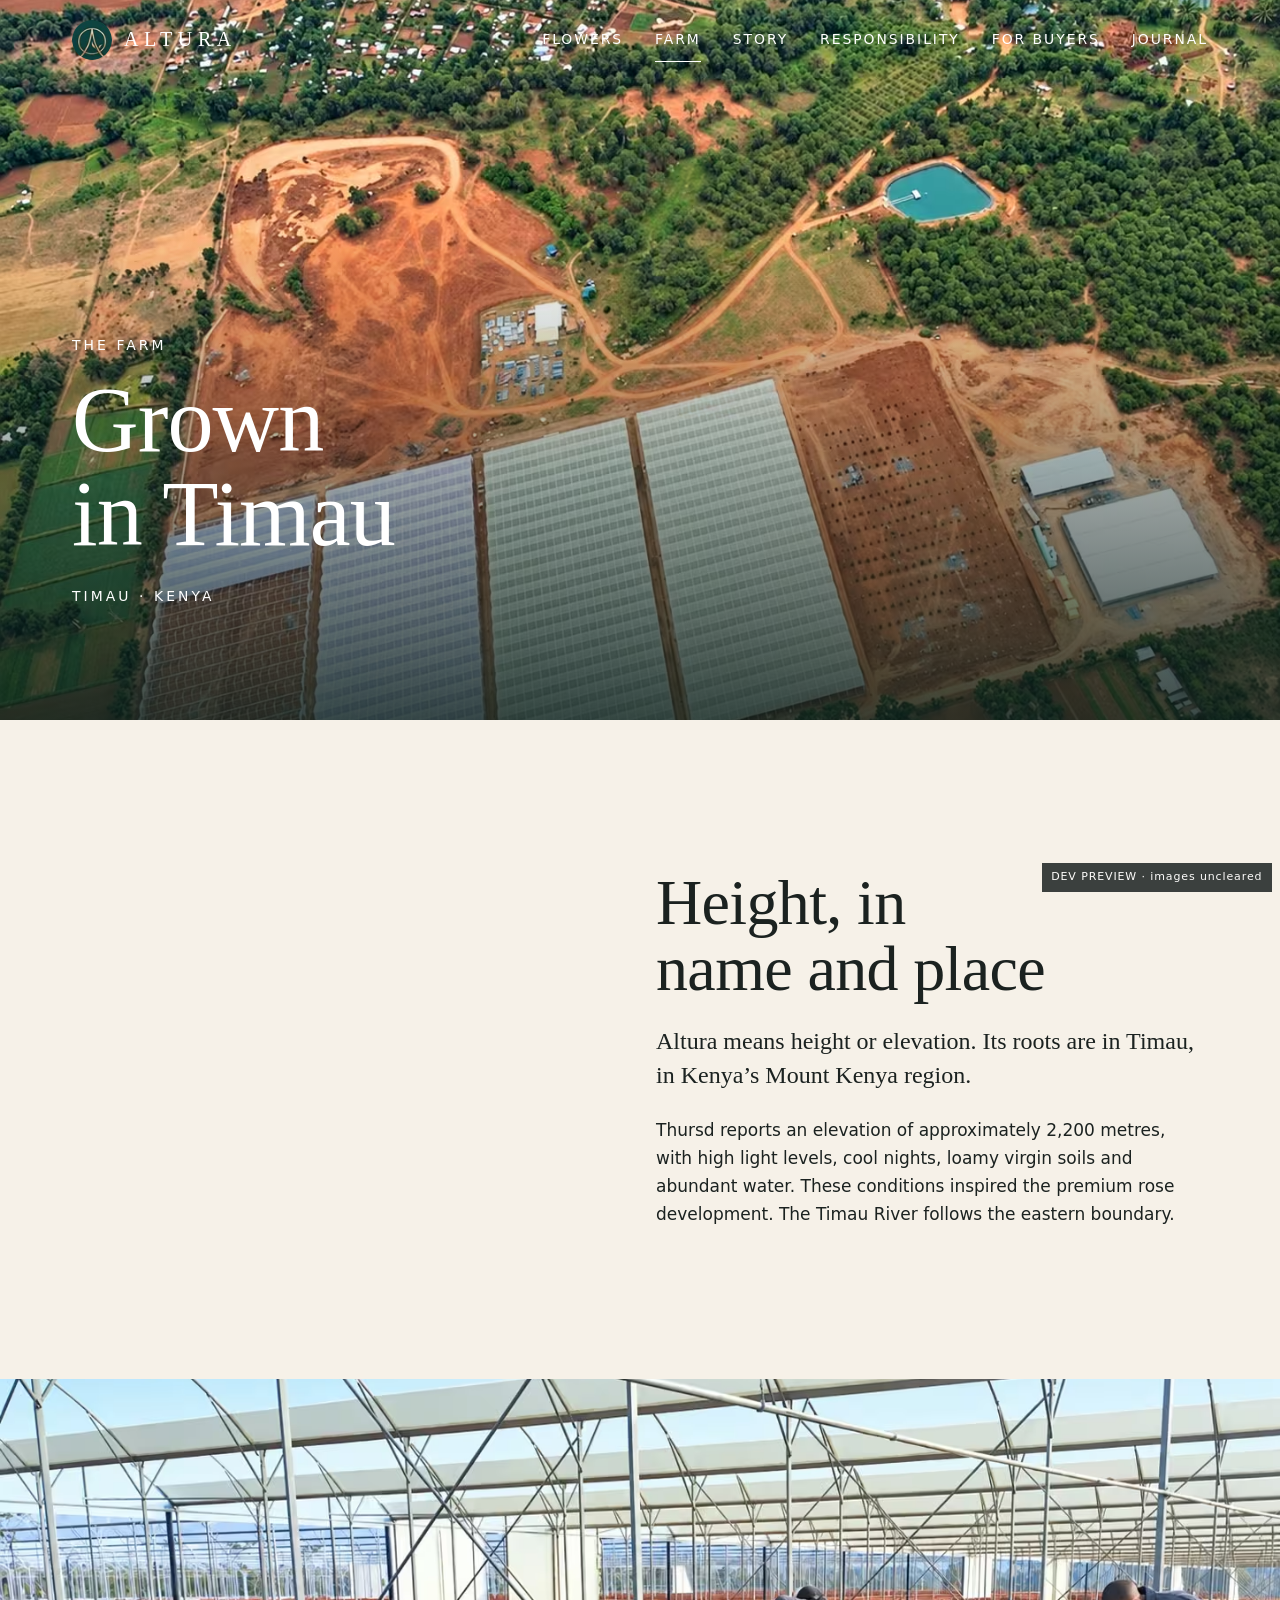
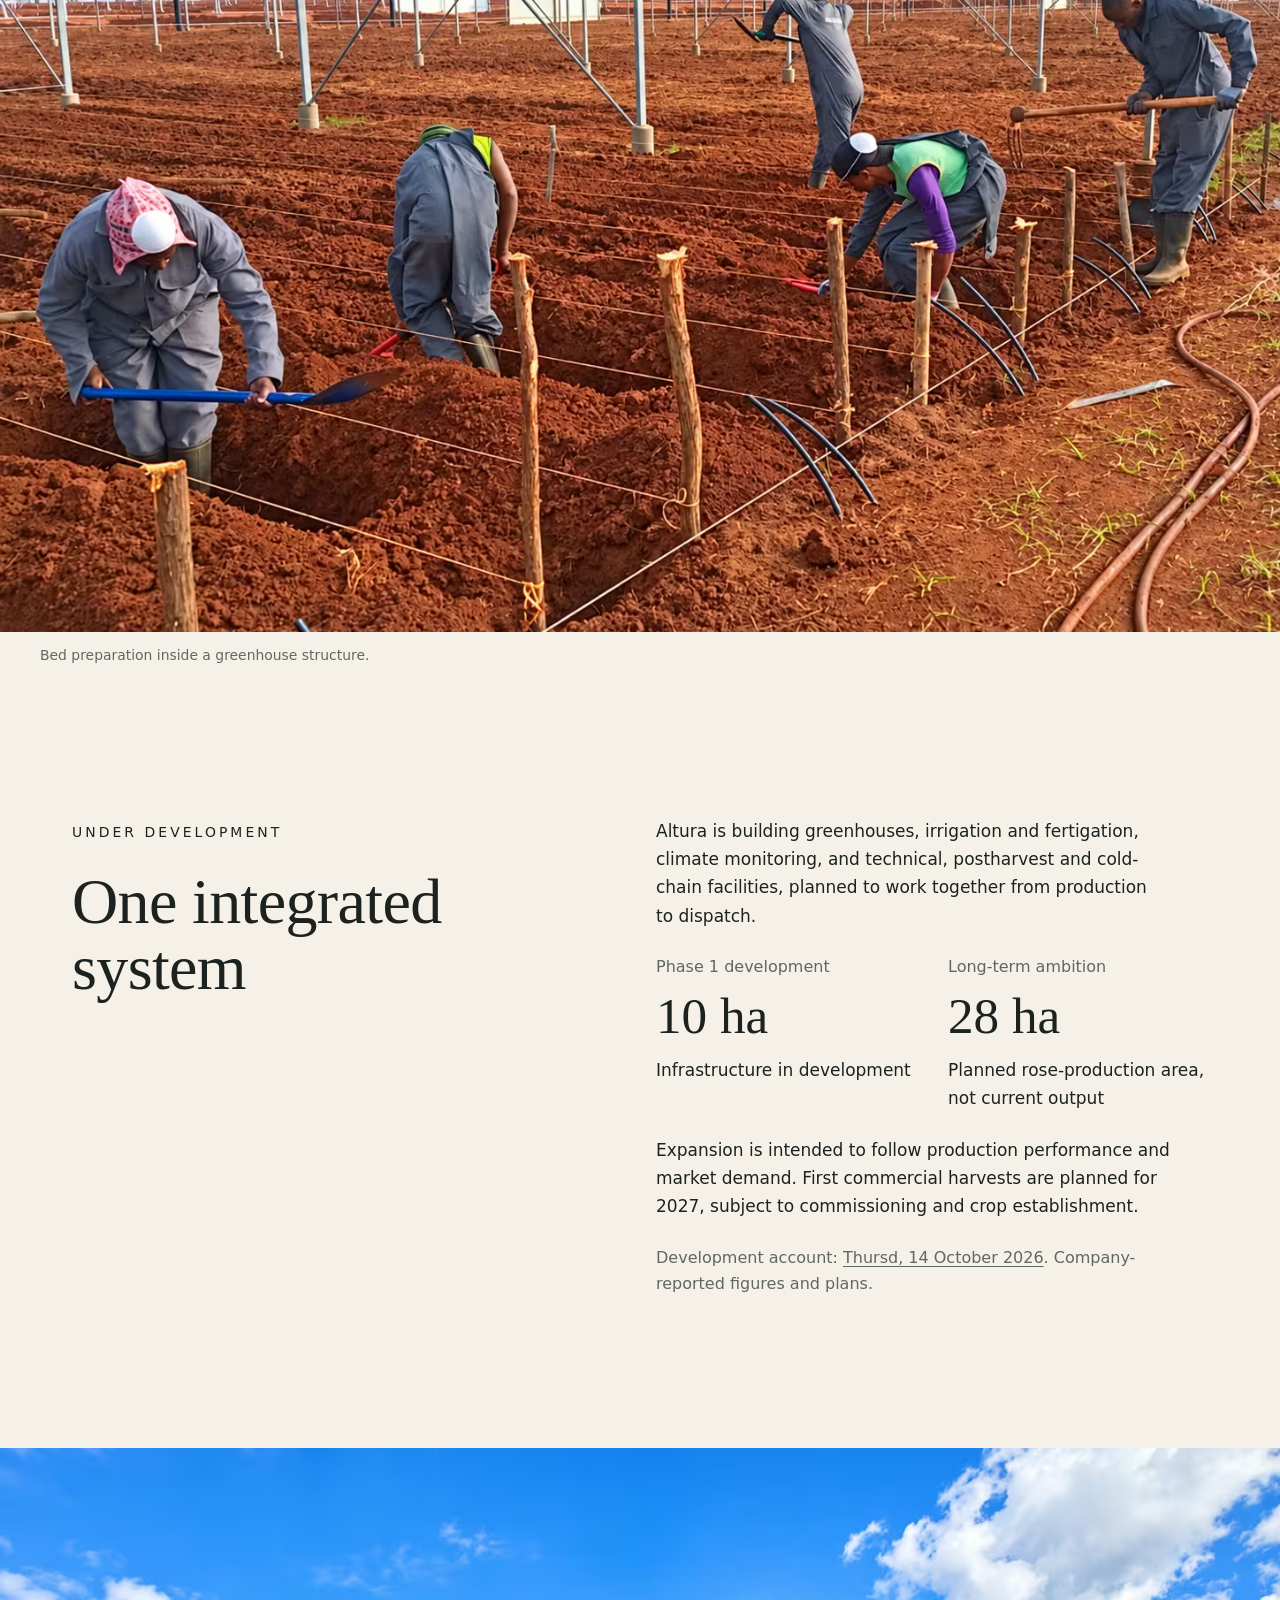
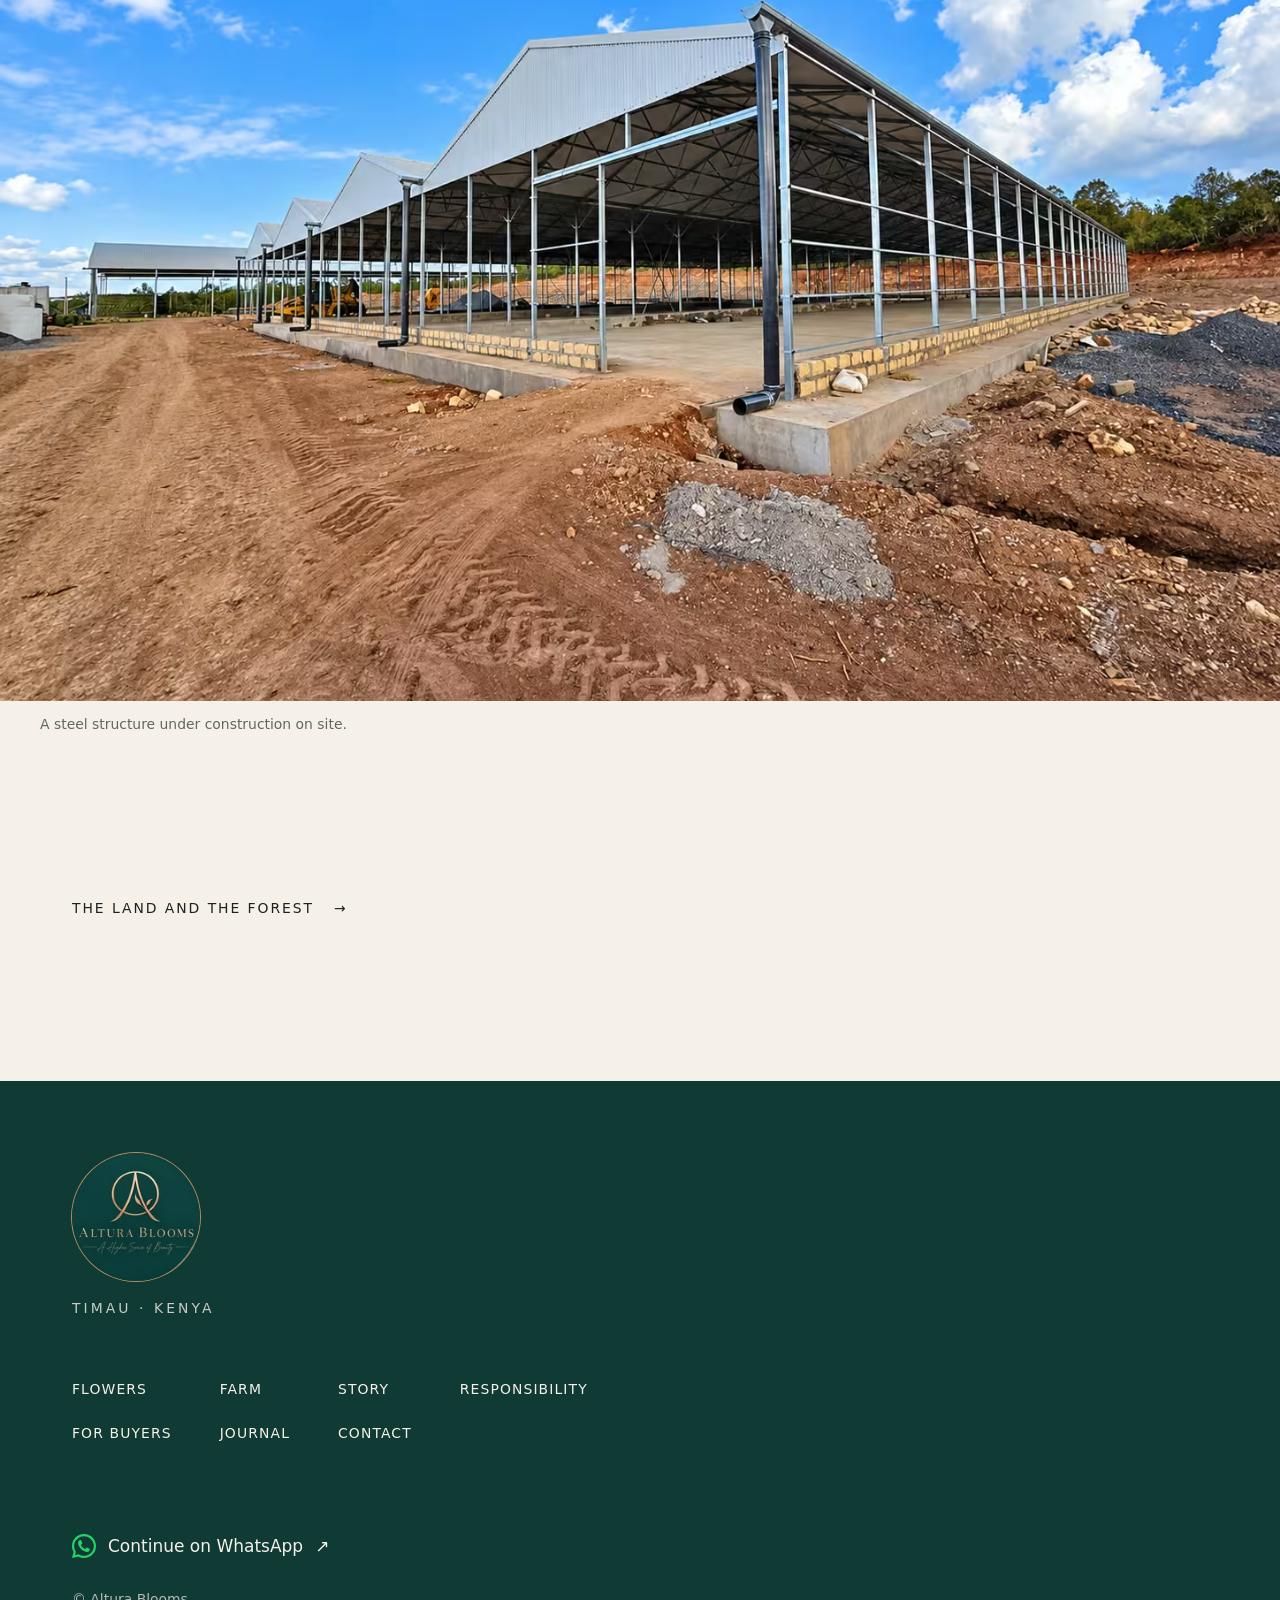
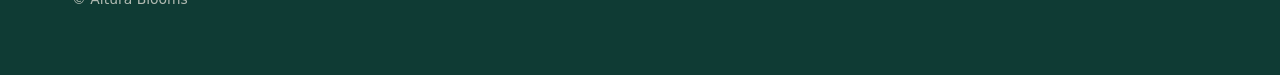
<file: pages/farm/index.html>
<!doctype html>
<html lang="en" data-stage="development">
<head>
<meta charset="utf-8">
<meta name="viewport" content="width=device-width, initial-scale=1, viewport-fit=cover">
<title>The Farm — Altura Blooms · Timau, Kenya</title>
<meta name="description" content="The Altura Blooms farm is being developed in Timau, Kenya, on the slopes of Mount Kenya, with greenhouses, irrigation and postharvest facilities planned as one system.">
<meta name="robots" content="noindex, nofollow">
<link rel="canonical" href="https://mrafrica12.github.io/altura_blooms/pages/farm/index.html">
<meta property="og:site_name" content="Altura Blooms">
<meta property="og:title" content="The Farm — Altura Blooms · Timau, Kenya">
<meta property="og:description" content="The Altura Blooms farm is being developed in Timau, Kenya, on the slopes of Mount Kenya, with greenhouses, irrigation and postharvest facilities planned as one system.">
<meta property="og:type" content="website">
<meta property="og:locale" content="en">
<meta name="twitter:card" content="summary">
<meta name="theme-color" content="#0f3b34">
<link rel="icon" type="image/png" sizes="32x32" href="../../assets/logos/favicon/favicon-32.png">
<link rel="apple-touch-icon" href="../../assets/logos/favicon/apple-touch-icon.png">
<link rel="preload" as="image" type="image/avif" href="../../assets/images/web/farm-aerial-1200.avif" imagesrcset="../../assets/images/web/farm-aerial-480.avif 480w, ../../assets/images/web/farm-aerial-800.avif 800w, ../../assets/images/web/farm-aerial-1200.avif 1200w, ../../assets/images/web/farm-aerial-1448.avif 1448w" imagesizes="100vw" fetchpriority="high">
<link rel="stylesheet" href="../../css/altura.css">
<script>document.documentElement.classList.add('js')</script>
<script type="application/ld+json">{"@context":"https://schema.org","@type":"BreadcrumbList","itemListElement":[{"@type":"ListItem","position":1,"name":"Altura Blooms","item":"https://mrafrica12.github.io/altura_blooms/"},{"@type":"ListItem","position":2,"name":"The Farm","item":"https://mrafrica12.github.io/altura_blooms/pages/farm/index.html"}]}</script>
</head>
<body>
<a class="skip-link" href="#main">Skip to content</a>
<header class="site-header" data-over-hero>
  <div class="site-header__bar">
    <a class="wordmark" href="../../index.html" aria-label="Altura Blooms, home"><img class="wordmark__mark" src="../../assets/logos/web/monogram-96.webp" srcset="../../assets/logos/web/monogram-48.webp 48w, ../../assets/logos/web/monogram-96.webp 96w, ../../assets/logos/web/monogram-144.webp 144w" sizes="40px" width="40" height="40" alt=""><span>Altura</span></a>
    <nav class="nav-desktop" aria-label="Primary"><ul><li><a href="../../pages/flowers/index.html">Flowers</a></li><li><a href="../../pages/farm/index.html" aria-current="page">Farm</a></li><li><a href="../../pages/story/index.html">Story</a></li><li><a href="../../pages/responsibility/index.html">Responsibility</a></li><li><a href="../../pages/buyers/index.html">For Buyers</a></li><li><a href="../../pages/journal/index.html">Journal</a></li></ul></nav>
    <button class="menu-toggle" type="button" aria-expanded="false" aria-controls="menu-panel"><span class="menu-toggle__label">Menu</span><span class="menu-toggle__bars" aria-hidden="true"></span></button>
  </div>
  <nav class="menu-panel" id="menu-panel" aria-label="Menu"><ul><li><a href="../../pages/flowers/index.html">Flowers</a></li><li><a href="../../pages/farm/index.html" aria-current="page">Our Farm</a></li><li><a href="../../pages/story/index.html">Our Story</a></li><li><a href="../../pages/responsibility/index.html">People · Perpetuity · Planet</a></li><li><a href="../../pages/buyers/index.html">For Buyers</a></li><li><a href="../../pages/journal/index.html">Journal</a></li><li><a href="../../pages/contact/index.html">Contact</a></li></ul><p class="menu-panel__foot">Timau · Kenya</p></nav>
</header>
<main id="main">


<section class="hero hero--page" aria-labelledby="farm-h">
  <div class="media"><picture><source type="image/avif" srcset="../../assets/images/web/farm-aerial-480.avif 480w, ../../assets/images/web/farm-aerial-800.avif 800w, ../../assets/images/web/farm-aerial-1200.avif 1200w, ../../assets/images/web/farm-aerial-1448.avif 1448w" sizes="100vw"><source type="image/webp" srcset="../../assets/images/web/farm-aerial-480.webp 480w, ../../assets/images/web/farm-aerial-800.webp 800w, ../../assets/images/web/farm-aerial-1200.webp 1200w, ../../assets/images/web/farm-aerial-1448.webp 1448w" sizes="100vw"><img src="../../assets/images/web/farm-aerial-1200.webp" srcset="../../assets/images/web/farm-aerial-480.webp 480w, ../../assets/images/web/farm-aerial-800.webp 800w, ../../assets/images/web/farm-aerial-1200.webp 1200w, ../../assets/images/web/farm-aerial-1448.webp 1448w" sizes="100vw" width="1448" height="1086" alt="Aerial view of the Altura site: greenhouse structures and cleared red earth beside farmland and forest" style="object-position:50% 50%" fetchpriority="high" decoding="sync" data-dev-image></picture></div>
  <div class="hero__inner"><p class="hero__brand">The Farm</p><h1 class="hero__title" id="farm-h">Grown in Timau</h1><p class="hero__place">Timau · Kenya</p></div>
</section>
<section class="section">
  <div class="container split">
    <div><span class="eyebrow" data-reveal>The Place</span></div>
    <div class="stack">
      <h2 data-reveal>Height, in name and place</h2>
      <p class="lede" data-reveal>Altura means height or elevation. Its roots are in Timau, in Kenya’s Mount Kenya region.</p>
      <p data-reveal>Thursd reports an elevation of approximately 2,200 metres, with high light levels, cool nights, loamy virgin soils and abundant water. These conditions inspired the premium rose development. The Timau River follows the eastern boundary.</p>
    </div>
  </div>
</section>
<section class="section--flush">
  <figure><div class="media media--wide"><picture><source type="image/avif" srcset="../../assets/images/web/bed-preparation-480.avif 480w, ../../assets/images/web/bed-preparation-800.avif 800w, ../../assets/images/web/bed-preparation-1200.avif 1200w, ../../assets/images/web/bed-preparation-1448.avif 1448w" sizes="100vw"><source type="image/webp" srcset="../../assets/images/web/bed-preparation-480.webp 480w, ../../assets/images/web/bed-preparation-800.webp 800w, ../../assets/images/web/bed-preparation-1200.webp 1200w, ../../assets/images/web/bed-preparation-1448.webp 1448w" sizes="100vw"><img src="../../assets/images/web/bed-preparation-1200.webp" srcset="../../assets/images/web/bed-preparation-480.webp 480w, ../../assets/images/web/bed-preparation-800.webp 800w, ../../assets/images/web/bed-preparation-1200.webp 1200w, ../../assets/images/web/bed-preparation-1448.webp 1448w" sizes="100vw" width="1448" height="1086" alt="Workers preparing planting beds with irrigation lines inside a greenhouse structure" style="object-position:50% 50%" loading="lazy" decoding="async" data-dev-image></picture></div><figcaption>Bed preparation inside a greenhouse structure.</figcaption></figure>
</section>
<section class="section">
  <div class="container split">
    <div><span class="eyebrow" data-reveal>Under development</span><h2 data-reveal style="margin-top:var(--space-5)">One integrated system</h2></div>
    <div class="stack">
      <p data-reveal>Altura is building greenhouses, irrigation and fertigation, climate monitoring, and technical, postharvest and cold-chain facilities, planned to work together from production to dispatch.</p>
      <dl class="development-figures" data-reveal>
        <div><dt>Phase 1 development</dt><dd><strong>10 ha</strong><span>Infrastructure in development</span></dd></div>
        <div><dt>Long-term ambition</dt><dd><strong>28 ha</strong><span>Planned rose-production area, not current output</span></dd></div>
      </dl>
      <p data-reveal>Expansion is intended to follow production performance and market demand. First commercial harvests are planned for 2027, subject to commissioning and crop establishment.</p>
      <p class="caption source-note">Development account: <a href="https://thursd.com/articles/altura-blooms-develops" target="_blank" rel="noopener noreferrer">Thursd, 14 October 2026<span class="visually-hidden"> (opens a new tab)</span></a>. Company-reported figures and plans.</p>
    </div>
  </div>
</section>
<section class="section--flush">
  <figure><div class="media media--wide"><picture><source type="image/avif" srcset="../../assets/images/web/farm-structure-480.avif 480w, ../../assets/images/web/farm-structure-800.avif 800w, ../../assets/images/web/farm-structure-1200.avif 1200w, ../../assets/images/web/farm-structure-1448.avif 1448w" sizes="100vw"><source type="image/webp" srcset="../../assets/images/web/farm-structure-480.webp 480w, ../../assets/images/web/farm-structure-800.webp 800w, ../../assets/images/web/farm-structure-1200.webp 1200w, ../../assets/images/web/farm-structure-1448.webp 1448w" sizes="100vw"><img src="../../assets/images/web/farm-structure-1200.webp" srcset="../../assets/images/web/farm-structure-480.webp 480w, ../../assets/images/web/farm-structure-800.webp 800w, ../../assets/images/web/farm-structure-1200.webp 1200w, ../../assets/images/web/farm-structure-1448.webp 1448w" sizes="100vw" width="1448" height="1086" alt="A large open-sided steel structure under construction on the Altura site" style="object-position:50% 50%" loading="lazy" decoding="async" data-dev-image></picture></div><figcaption>A steel structure under construction on site.</figcaption></figure>
</section>
<section class="section"><div class="container"><a class="link-arrow" href="../../pages/responsibility/planet.html">The land and the forest</a></div></section>
</main>
<footer class="site-footer">
  <div class="container">
    <img class="site-footer__emblem" src="../../assets/logos/web/emblem-160.webp" srcset="../../assets/logos/web/emblem-160.webp 160w, ../../assets/logos/web/emblem-320.webp 320w" sizes="160px" width="160" height="160" alt="Altura Blooms — A Higher Sense of Beauty" loading="lazy">
    <p class="site-footer__place">Timau · Kenya</p>
    <nav aria-label="Footer"><ul><li><a href="../../pages/flowers/index.html">Flowers</a></li><li><a href="../../pages/farm/index.html" aria-current="page">Farm</a></li><li><a href="../../pages/story/index.html">Story</a></li><li><a href="../../pages/responsibility/index.html">Responsibility</a></li><li><a href="../../pages/buyers/index.html">For Buyers</a></li><li><a href="../../pages/journal/index.html">Journal</a></li><li><a href="../../pages/contact/index.html">Contact</a></li></ul></nav>
    <a class="whatsapp-action" href="https://wa.me/14045207353?text=Hello%20Altura%20Blooms%2C%0A%0AI'm%20contacting%20you%20through%20the%20Altura%20Blooms%20website%20and%20would%20like%20to%20start%20a%20commercial%20conversation.%0A%0AI'm%20interested%20in%20discussing%20your%20developing%20rose%20assortment%20and%20future%20supply.%0A%0A%5BALTURA-WEB%20%C2%B7%20BUYER-ENQUIRY%5D" target="_blank" rel="noopener noreferrer" referrerpolicy="no-referrer" aria-label="Continue conversation with Altura Blooms on WhatsApp (opens a new tab)"><img src="../../assets/logos/whatsapp/whatsapp-glyph-green.svg" width="24" height="24" alt=""><span>Continue on WhatsApp</span><span aria-hidden="true">↗</span></a>
    <small>© Altura Blooms</small>
  </div>
</footer>
<div class="dev-flag">DEV PREVIEW · images uncleared</div>
<script src="../../js/altura.js" defer></script>



</body>
</html>
</file>
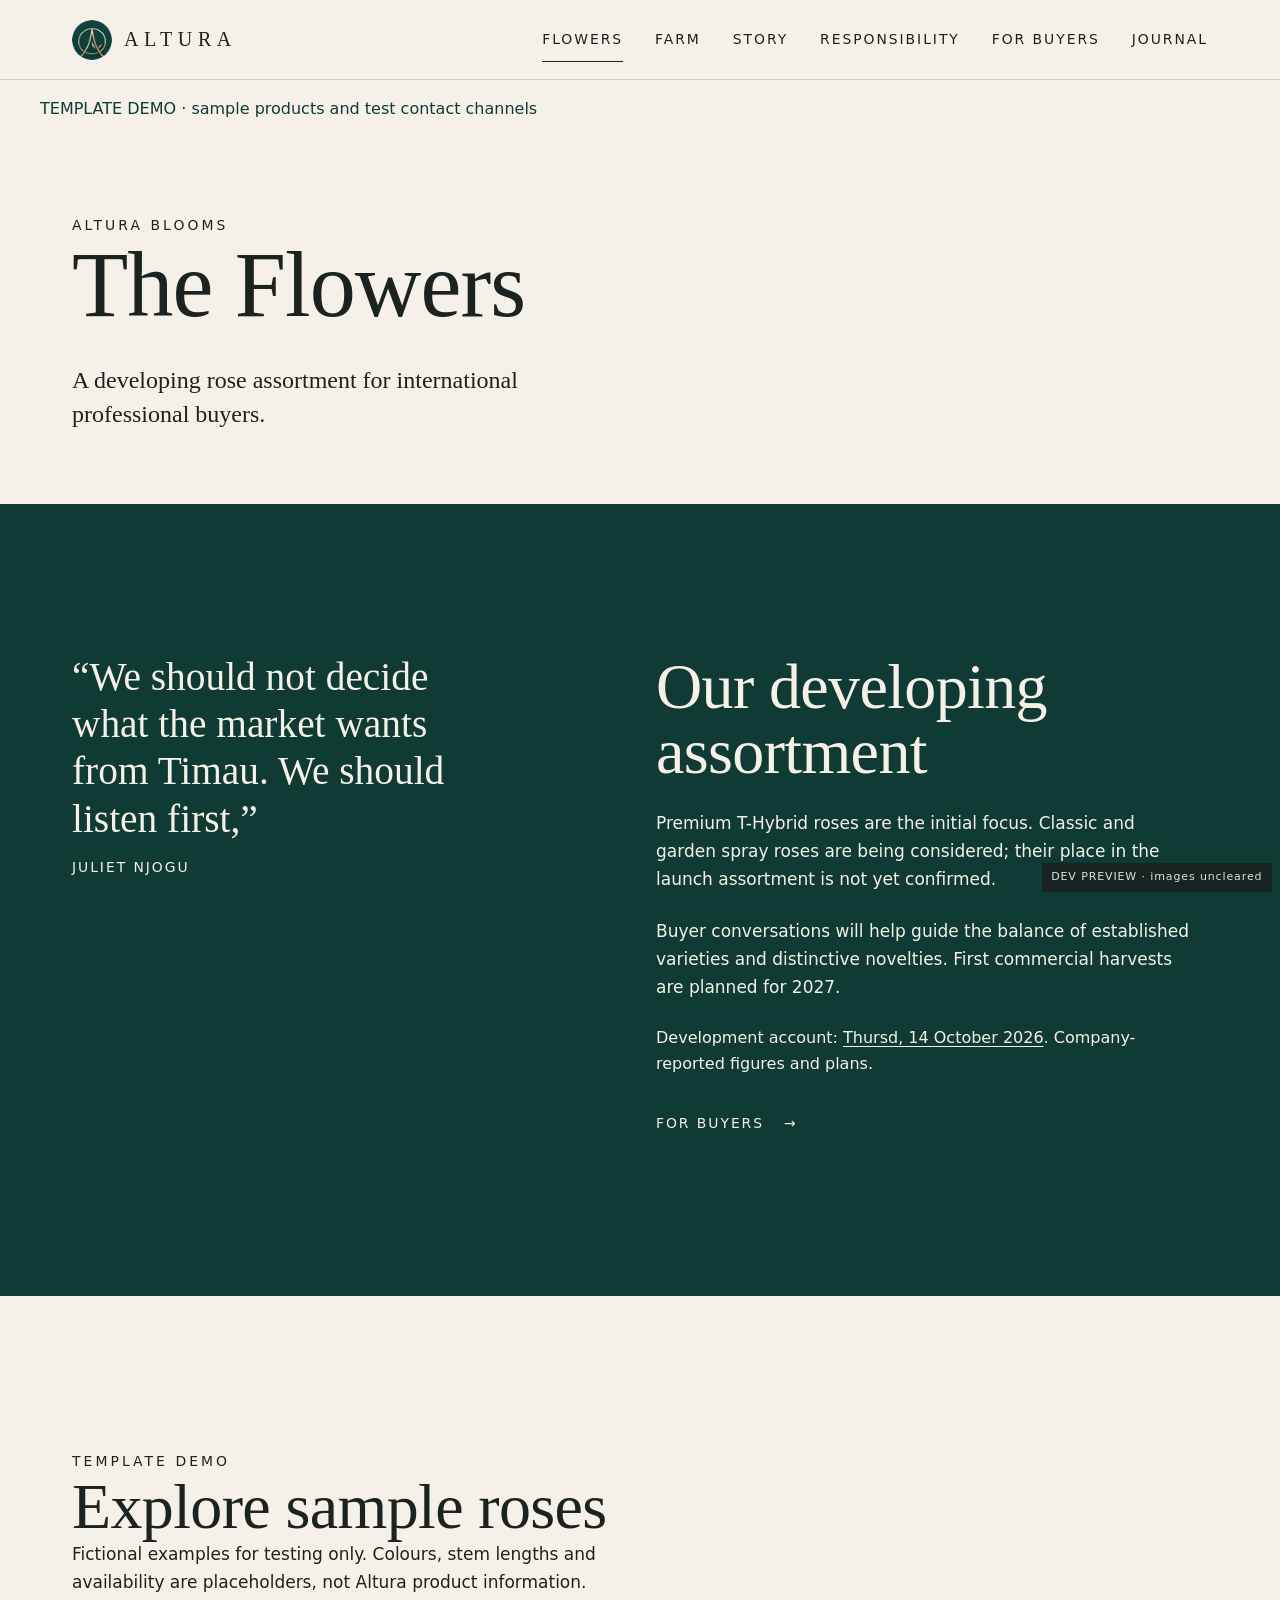
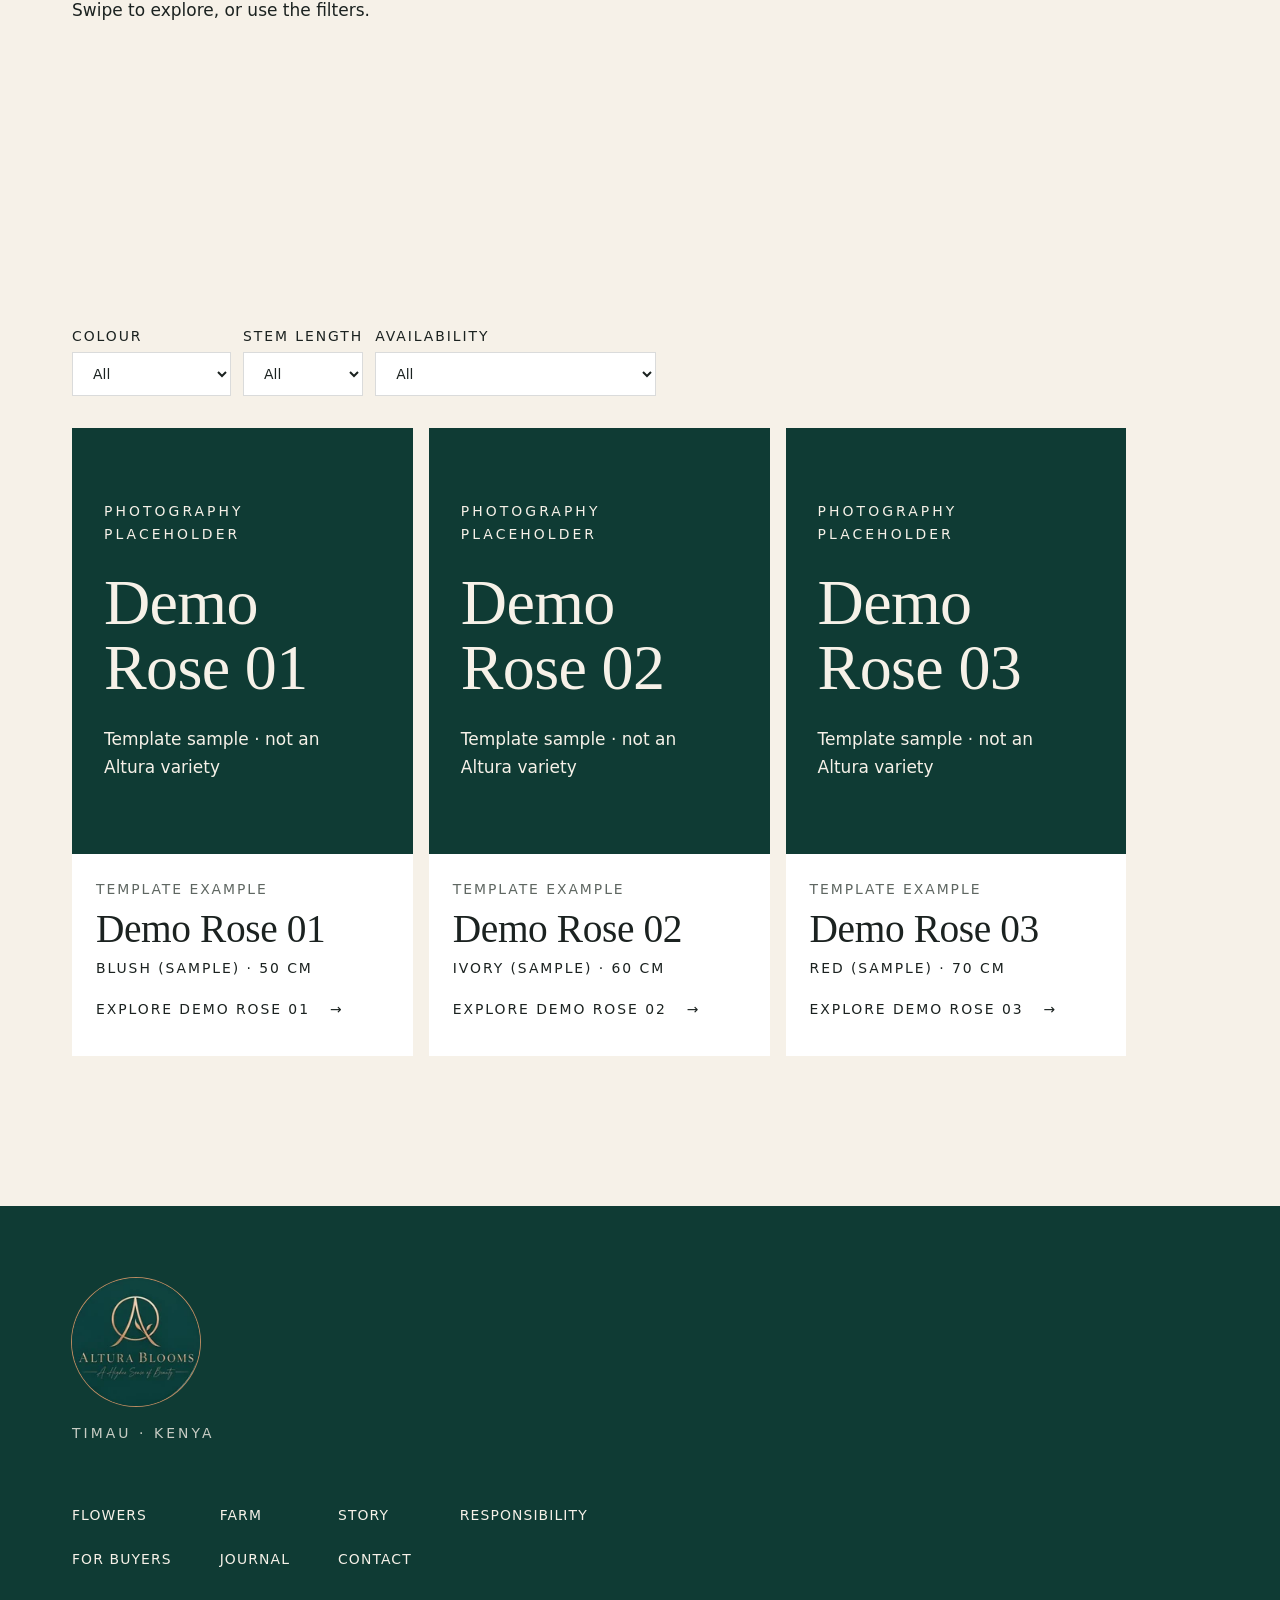
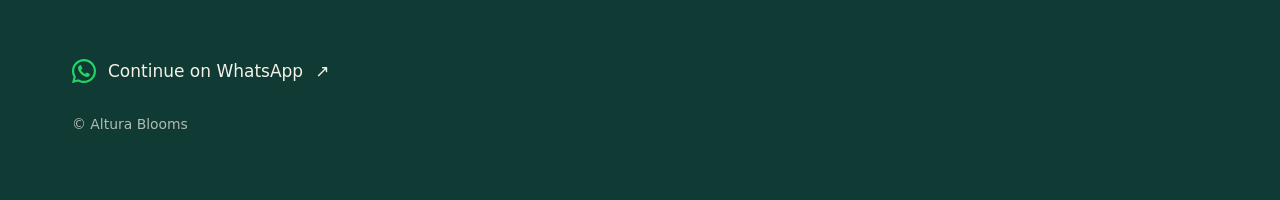
<file: pages/flowers/index.html>
<!doctype html>
<html lang="en" data-stage="development">
<head>
<meta charset="utf-8">
<meta name="viewport" content="width=device-width, initial-scale=1, viewport-fit=cover">
<title>The Flowers — Altura Blooms</title>
<meta name="description" content="Altura Blooms is shaping its rose assortment with professional buyers. Catalogue details will be published as varieties are confirmed.">
<meta name="robots" content="noindex, nofollow">
<link rel="canonical" href="https://mrafrica12.github.io/altura_blooms/pages/flowers/index.html">
<meta property="og:site_name" content="Altura Blooms">
<meta property="og:title" content="The Flowers — Altura Blooms">
<meta property="og:description" content="Altura Blooms is shaping its rose assortment with professional buyers. Catalogue details will be published as varieties are confirmed.">
<meta property="og:type" content="website">
<meta property="og:locale" content="en">
<meta name="twitter:card" content="summary">
<meta name="theme-color" content="#0f3b34">
<link rel="icon" type="image/png" sizes="32x32" href="../../assets/logos/favicon/favicon-32.png">
<link rel="apple-touch-icon" href="../../assets/logos/favicon/apple-touch-icon.png">

<link rel="stylesheet" href="../../css/altura.css">
<script>document.documentElement.classList.add('js')</script>
<script type="application/ld+json">{"@context":"https://schema.org","@type":"BreadcrumbList","itemListElement":[{"@type":"ListItem","position":1,"name":"Altura Blooms","item":"https://mrafrica12.github.io/altura_blooms/"},{"@type":"ListItem","position":2,"name":"The Flowers","item":"https://mrafrica12.github.io/altura_blooms/pages/flowers/index.html"}]}</script>
</head>
<body>
<a class="skip-link" href="#main">Skip to content</a>
<header class="site-header">
  <div class="site-header__bar">
    <a class="wordmark" href="../../index.html" aria-label="Altura Blooms, home"><img class="wordmark__mark" src="../../assets/logos/web/monogram-96.webp" srcset="../../assets/logos/web/monogram-48.webp 48w, ../../assets/logos/web/monogram-96.webp 96w, ../../assets/logos/web/monogram-144.webp 144w" sizes="40px" width="40" height="40" alt=""><span>Altura</span></a>
    <nav class="nav-desktop" aria-label="Primary"><ul><li><a href="../../pages/flowers/index.html" aria-current="page">Flowers</a></li><li><a href="../../pages/farm/index.html">Farm</a></li><li><a href="../../pages/story/index.html">Story</a></li><li><a href="../../pages/responsibility/index.html">Responsibility</a></li><li><a href="../../pages/buyers/index.html">For Buyers</a></li><li><a href="../../pages/journal/index.html">Journal</a></li></ul></nav>
    <button class="menu-toggle" type="button" aria-expanded="false" aria-controls="menu-panel"><span class="menu-toggle__label">Menu</span><span class="menu-toggle__bars" aria-hidden="true"></span></button>
  </div>
  <nav class="menu-panel" id="menu-panel" aria-label="Menu"><ul><li><a href="../../pages/flowers/index.html" aria-current="page">Flowers</a></li><li><a href="../../pages/farm/index.html">Our Farm</a></li><li><a href="../../pages/story/index.html">Our Story</a></li><li><a href="../../pages/responsibility/index.html">People · Perpetuity · Planet</a></li><li><a href="../../pages/buyers/index.html">For Buyers</a></li><li><a href="../../pages/journal/index.html">Journal</a></li><li><a href="../../pages/contact/index.html">Contact</a></li></ul><p class="menu-panel__foot">Timau · Kenya</p></nav>
</header>
<main id="main">
<p class="demo-notice">TEMPLATE DEMO · sample products and test contact channels</p>

<section class="page-intro"><div class="container">
  <span class="eyebrow" data-reveal>Altura Blooms</span>
  <h1 data-reveal>The Flowers</h1>
  <p class="lede" data-reveal>A developing rose assortment for international professional buyers.</p>
</div></section>
<section class="section section--dark">
  <div class="container split">
    <div><blockquote data-reveal><p>“We should not decide what the market wants from Timau. We should listen first,”</p><footer>Juliet Njogu</footer></blockquote></div>
    <div class="stack">
      <h2 data-reveal>Our developing assortment</h2>
      <p data-reveal>Premium T-Hybrid roses are the initial focus. Classic and garden spray roses are being considered; their place in the launch assortment is not yet confirmed.</p>
      <p data-reveal>Buyer conversations will help guide the balance of established varieties and distinctive novelties. First commercial harvests are planned for 2027.</p>
      <p class="caption source-note">Development account: <a href="https://thursd.com/articles/altura-blooms-develops" target="_blank" rel="noopener noreferrer">Thursd, 14 October 2026<span class="visually-hidden"> (opens a new tab)</span></a>. Company-reported figures and plans.</p>
      <a class="link-arrow" href="../../pages/buyers/index.html" data-reveal>For Buyers</a>
    </div>
  </div>
</section>
<section class="section" id="demo-catalogue"><div class="container"><span class="eyebrow">Template demo</span><h2>Explore sample roses</h2><p>Fictional examples for testing only. Colours, stem lengths and availability are placeholders, not Altura product information. Swipe to explore, or use the filters.</p></div></section>
<!-- Catalogue architecture: stays hidden until data/varieties.json holds approved records. -->
<section class="section catalogue" data-catalogue="../../data/demo-varieties.json" data-demo-catalogue aria-label="Flower collection" hidden>
  <div class="container"><div class="catalogue__filters"></div><div class="catalogue__track"></div></div>
</section>
</main>
<footer class="site-footer">
  <div class="container">
    <img class="site-footer__emblem" src="../../assets/logos/web/emblem-160.webp" srcset="../../assets/logos/web/emblem-160.webp 160w, ../../assets/logos/web/emblem-320.webp 320w" sizes="160px" width="160" height="160" alt="Altura Blooms — A Higher Sense of Beauty" loading="lazy">
    <p class="site-footer__place">Timau · Kenya</p>
    <nav aria-label="Footer"><ul><li><a href="../../pages/flowers/index.html" aria-current="page">Flowers</a></li><li><a href="../../pages/farm/index.html">Farm</a></li><li><a href="../../pages/story/index.html">Story</a></li><li><a href="../../pages/responsibility/index.html">Responsibility</a></li><li><a href="../../pages/buyers/index.html">For Buyers</a></li><li><a href="../../pages/journal/index.html">Journal</a></li><li><a href="../../pages/contact/index.html">Contact</a></li></ul></nav>
    <a class="whatsapp-action" href="https://wa.me/14045207353?text=Hello%20Altura%20Blooms%2C%0A%0AI'm%20contacting%20you%20through%20the%20Altura%20Blooms%20website%20and%20would%20like%20to%20start%20a%20commercial%20conversation.%0A%0AI'm%20interested%20in%20discussing%20your%20developing%20rose%20assortment%20and%20future%20supply.%0A%0A%5BALTURA-WEB%20%C2%B7%20BUYER-ENQUIRY%5D" target="_blank" rel="noopener noreferrer" referrerpolicy="no-referrer" aria-label="Continue conversation with Altura Blooms on WhatsApp (opens a new tab)"><img src="../../assets/logos/whatsapp/whatsapp-glyph-green.svg" width="24" height="24" alt=""><span>Continue on WhatsApp</span><span aria-hidden="true">↗</span></a>
    <small>© Altura Blooms</small>
  </div>
</footer>
<div class="dev-flag">DEV PREVIEW · images uncleared</div>
<script src="../../js/altura.js" defer></script>


<script src="../../js/catalogue-runtime.js" defer></script>
</body>
</html>
</file>
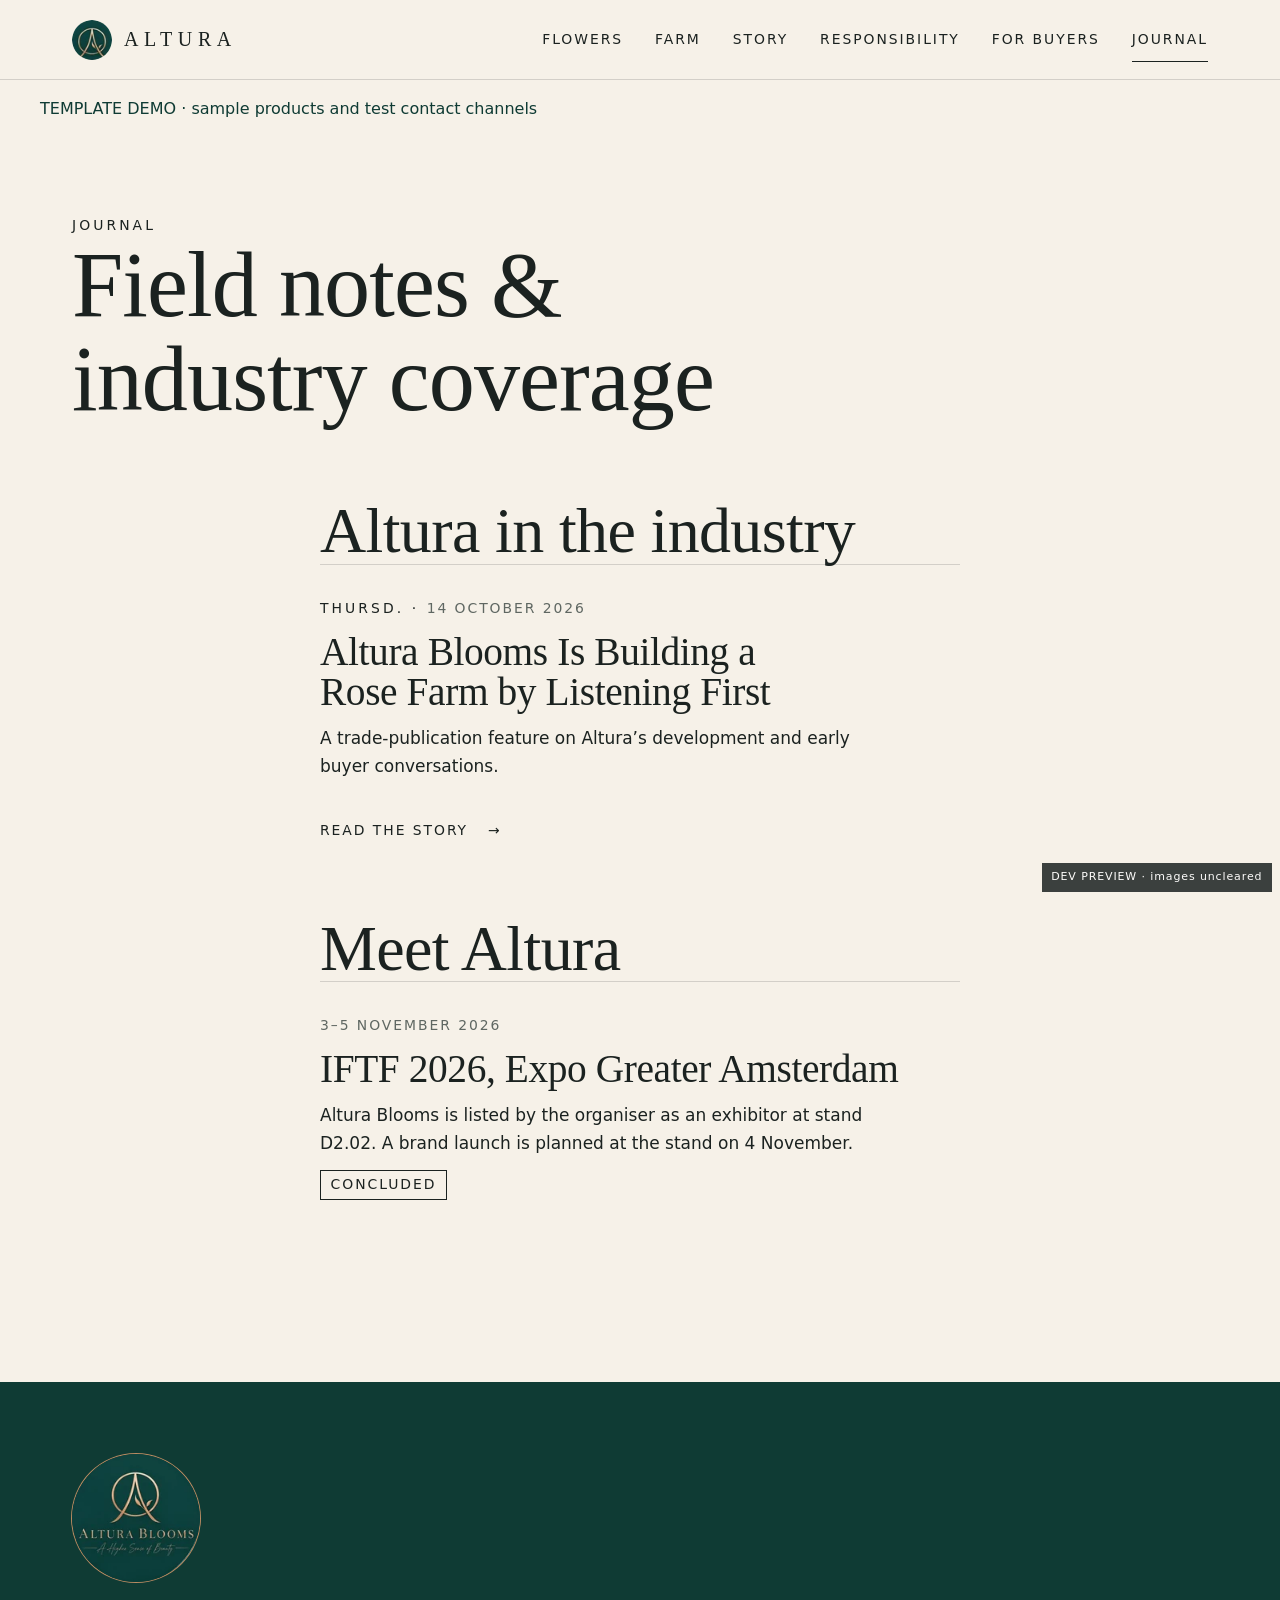
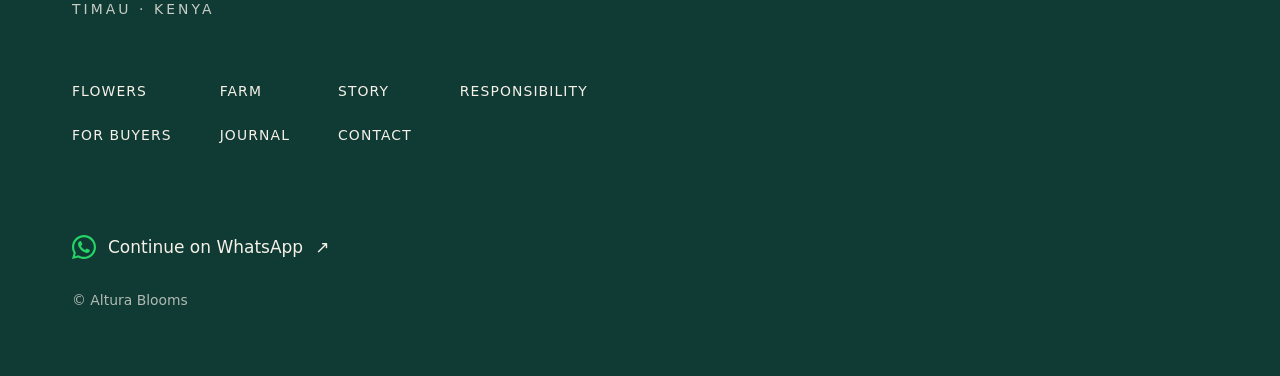
<file: pages/journal/index.html>
<!doctype html>
<html lang="en" data-stage="development">
<head>
<meta charset="utf-8">
<meta name="viewport" content="width=device-width, initial-scale=1, viewport-fit=cover">
<title>Journal — Altura Blooms</title>
<meta name="description" content="Field notes from Altura Blooms in Timau, Kenya.">
<meta name="robots" content="noindex, nofollow">
<link rel="canonical" href="https://mrafrica12.github.io/altura_blooms/pages/journal/index.html">
<meta property="og:site_name" content="Altura Blooms">
<meta property="og:title" content="Journal — Altura Blooms">
<meta property="og:description" content="Field notes from Altura Blooms in Timau, Kenya.">
<meta property="og:type" content="website">
<meta property="og:locale" content="en">
<meta name="twitter:card" content="summary">
<meta name="theme-color" content="#0f3b34">
<link rel="icon" type="image/png" sizes="32x32" href="../../assets/logos/favicon/favicon-32.png">
<link rel="apple-touch-icon" href="../../assets/logos/favicon/apple-touch-icon.png">

<link rel="stylesheet" href="../../css/altura.css">
<script>document.documentElement.classList.add('js')</script>
<script type="application/ld+json">{"@context":"https://schema.org","@type":"BreadcrumbList","itemListElement":[{"@type":"ListItem","position":1,"name":"Altura Blooms","item":"https://mrafrica12.github.io/altura_blooms/"},{"@type":"ListItem","position":2,"name":"Journal","item":"https://mrafrica12.github.io/altura_blooms/pages/journal/index.html"}]}</script>
</head>
<body>
<a class="skip-link" href="#main">Skip to content</a>
<header class="site-header">
  <div class="site-header__bar">
    <a class="wordmark" href="../../index.html" aria-label="Altura Blooms, home"><img class="wordmark__mark" src="../../assets/logos/web/monogram-96.webp" srcset="../../assets/logos/web/monogram-48.webp 48w, ../../assets/logos/web/monogram-96.webp 96w, ../../assets/logos/web/monogram-144.webp 144w" sizes="40px" width="40" height="40" alt=""><span>Altura</span></a>
    <nav class="nav-desktop" aria-label="Primary"><ul><li><a href="../../pages/flowers/index.html">Flowers</a></li><li><a href="../../pages/farm/index.html">Farm</a></li><li><a href="../../pages/story/index.html">Story</a></li><li><a href="../../pages/responsibility/index.html">Responsibility</a></li><li><a href="../../pages/buyers/index.html">For Buyers</a></li><li><a href="../../pages/journal/index.html" aria-current="page">Journal</a></li></ul></nav>
    <button class="menu-toggle" type="button" aria-expanded="false" aria-controls="menu-panel"><span class="menu-toggle__label">Menu</span><span class="menu-toggle__bars" aria-hidden="true"></span></button>
  </div>
  <nav class="menu-panel" id="menu-panel" aria-label="Menu"><ul><li><a href="../../pages/flowers/index.html">Flowers</a></li><li><a href="../../pages/farm/index.html">Our Farm</a></li><li><a href="../../pages/story/index.html">Our Story</a></li><li><a href="../../pages/responsibility/index.html">People · Perpetuity · Planet</a></li><li><a href="../../pages/buyers/index.html">For Buyers</a></li><li><a href="../../pages/journal/index.html" aria-current="page">Journal</a></li><li><a href="../../pages/contact/index.html">Contact</a></li></ul><p class="menu-panel__foot">Timau · Kenya</p></nav>
</header>
<main id="main">
<p class="demo-notice">TEMPLATE DEMO · sample products and test contact channels</p>

<section class="page-intro"><div class="container">
  <span class="eyebrow" data-reveal>Journal</span>
  <h1 data-reveal>Field notes & industry coverage</h1>
  
</div></section>
<section class="section" style="padding-top:0"><div class="container container--narrow">
<h2>Altura in the industry</h2>
<article class="entry industry-feature" data-reveal>
  <p class="eyebrow">THURSD. · <time datetime="2026-10-14">14 October 2026</time></p>
  <h3>Altura Blooms Is Building a Rose Farm by Listening First</h3>
  <p>A trade-publication feature on Altura’s development and early buyer conversations.</p>
  <a class="link-arrow" href="https://thursd.com/articles/altura-blooms-develops" target="_blank" rel="noopener noreferrer">Read the story <span class="visually-hidden">on Thursd (opens a new tab)</span></a>
</article>
<h2 class="mt-6">Meet Altura</h2>
<article class="entry" data-reveal>
  <time datetime="2026-11-03">3–5 November 2026</time>
  <h3>IFTF 2026, Expo Greater Amsterdam</h3>
  <p>Altura Blooms is listed by the organiser as an exhibitor at stand D2.02. A brand launch is planned at the stand on 4 November.</p>
  <p><span class="status" data-event-end="2026-11-05">Scheduled</span></p>
</article>
</div></section>
</main>
<footer class="site-footer">
  <div class="container">
    <img class="site-footer__emblem" src="../../assets/logos/web/emblem-160.webp" srcset="../../assets/logos/web/emblem-160.webp 160w, ../../assets/logos/web/emblem-320.webp 320w" sizes="160px" width="160" height="160" alt="Altura Blooms — A Higher Sense of Beauty" loading="lazy">
    <p class="site-footer__place">Timau · Kenya</p>
    <nav aria-label="Footer"><ul><li><a href="../../pages/flowers/index.html">Flowers</a></li><li><a href="../../pages/farm/index.html">Farm</a></li><li><a href="../../pages/story/index.html">Story</a></li><li><a href="../../pages/responsibility/index.html">Responsibility</a></li><li><a href="../../pages/buyers/index.html">For Buyers</a></li><li><a href="../../pages/journal/index.html" aria-current="page">Journal</a></li><li><a href="../../pages/contact/index.html">Contact</a></li></ul></nav>
    <a class="whatsapp-action" href="https://wa.me/14045207353?text=Hello%20Altura%20Blooms%2C%0A%0AI'm%20contacting%20you%20through%20the%20Altura%20Blooms%20website%20and%20would%20like%20to%20start%20a%20commercial%20conversation.%0A%0AI'm%20interested%20in%20discussing%20your%20developing%20rose%20assortment%20and%20future%20supply.%0A%0A%5BALTURA-WEB%20%C2%B7%20BUYER-ENQUIRY%5D" target="_blank" rel="noopener noreferrer" referrerpolicy="no-referrer" aria-label="Continue conversation with Altura Blooms on WhatsApp (opens a new tab)"><img src="../../assets/logos/whatsapp/whatsapp-glyph-green.svg" width="24" height="24" alt=""><span>Continue on WhatsApp</span><span aria-hidden="true">↗</span></a>
    <small>© Altura Blooms</small>
  </div>
</footer>
<div class="dev-flag">DEV PREVIEW · images uncleared</div>
<script src="../../js/altura.js" defer></script>



</body>
</html>
</file>
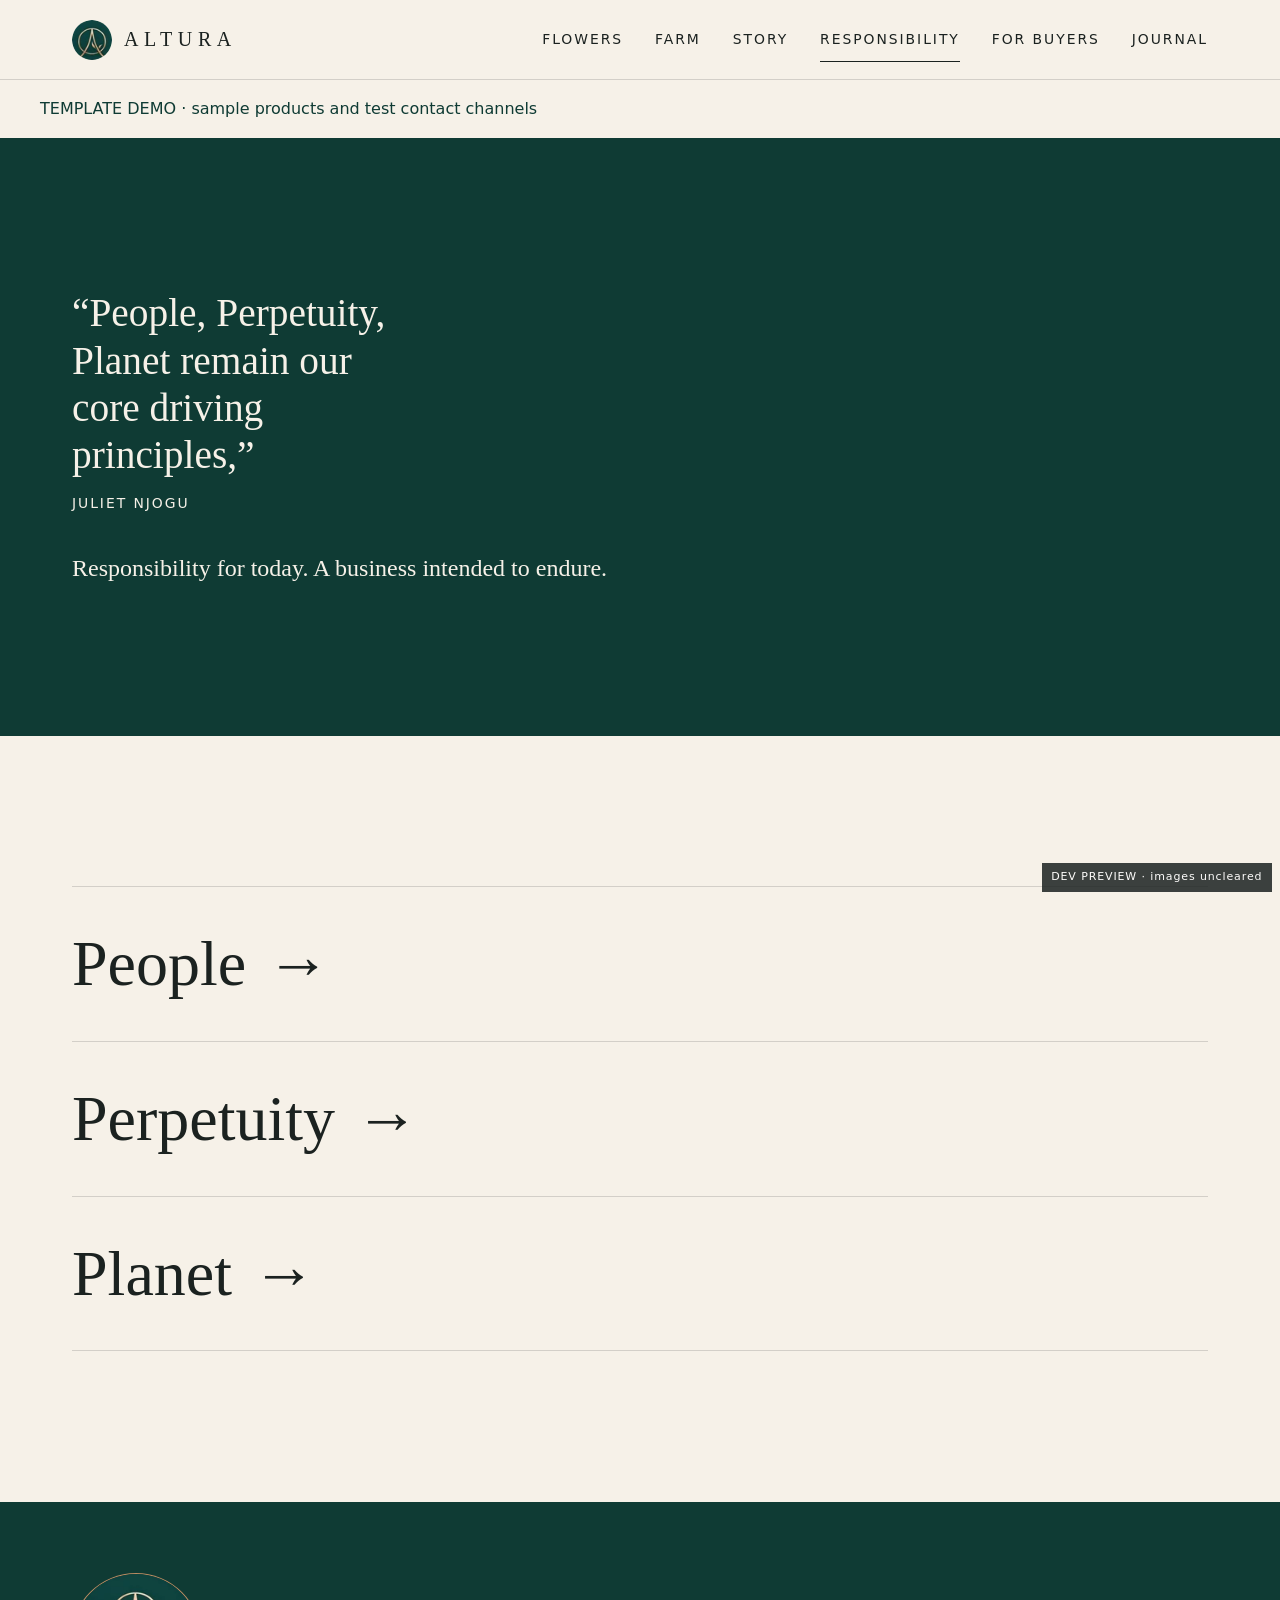
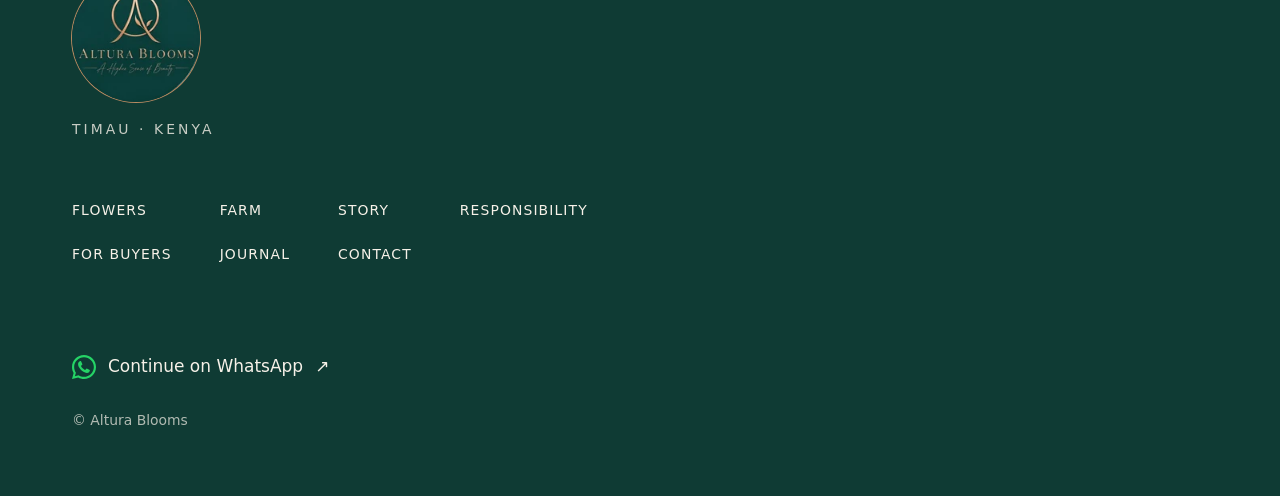
<file: pages/responsibility/index.html>
<!doctype html>
<html lang="en" data-stage="development">
<head>
<meta charset="utf-8">
<meta name="viewport" content="width=device-width, initial-scale=1, viewport-fit=cover">
<title>People · Perpetuity · Planet — Altura Blooms</title>
<meta name="description" content="People, Perpetuity, Planet are the core driving principles of Altura Blooms, Timau, Kenya.">
<meta name="robots" content="noindex, nofollow">
<link rel="canonical" href="https://mrafrica12.github.io/altura_blooms/pages/responsibility/index.html">
<meta property="og:site_name" content="Altura Blooms">
<meta property="og:title" content="People · Perpetuity · Planet — Altura Blooms">
<meta property="og:description" content="People, Perpetuity, Planet are the core driving principles of Altura Blooms, Timau, Kenya.">
<meta property="og:type" content="website">
<meta property="og:locale" content="en">
<meta name="twitter:card" content="summary">
<meta name="theme-color" content="#0f3b34">
<link rel="icon" type="image/png" sizes="32x32" href="../../assets/logos/favicon/favicon-32.png">
<link rel="apple-touch-icon" href="../../assets/logos/favicon/apple-touch-icon.png">

<link rel="stylesheet" href="../../css/altura.css">
<script>document.documentElement.classList.add('js')</script>
<script type="application/ld+json">{"@context":"https://schema.org","@type":"BreadcrumbList","itemListElement":[{"@type":"ListItem","position":1,"name":"Altura Blooms","item":"https://mrafrica12.github.io/altura_blooms/"},{"@type":"ListItem","position":2,"name":"People · Perpetuity · Planet","item":"https://mrafrica12.github.io/altura_blooms/pages/responsibility/index.html"}]}</script>
</head>
<body>
<a class="skip-link" href="#main">Skip to content</a>
<header class="site-header">
  <div class="site-header__bar">
    <a class="wordmark" href="../../index.html" aria-label="Altura Blooms, home"><img class="wordmark__mark" src="../../assets/logos/web/monogram-96.webp" srcset="../../assets/logos/web/monogram-48.webp 48w, ../../assets/logos/web/monogram-96.webp 96w, ../../assets/logos/web/monogram-144.webp 144w" sizes="40px" width="40" height="40" alt=""><span>Altura</span></a>
    <nav class="nav-desktop" aria-label="Primary"><ul><li><a href="../../pages/flowers/index.html">Flowers</a></li><li><a href="../../pages/farm/index.html">Farm</a></li><li><a href="../../pages/story/index.html">Story</a></li><li><a href="../../pages/responsibility/index.html" aria-current="page">Responsibility</a></li><li><a href="../../pages/buyers/index.html">For Buyers</a></li><li><a href="../../pages/journal/index.html">Journal</a></li></ul></nav>
    <button class="menu-toggle" type="button" aria-expanded="false" aria-controls="menu-panel"><span class="menu-toggle__label">Menu</span><span class="menu-toggle__bars" aria-hidden="true"></span></button>
  </div>
  <nav class="menu-panel" id="menu-panel" aria-label="Menu"><ul><li><a href="../../pages/flowers/index.html">Flowers</a></li><li><a href="../../pages/farm/index.html">Our Farm</a></li><li><a href="../../pages/story/index.html">Our Story</a></li><li><a href="../../pages/responsibility/index.html" aria-current="page">People · Perpetuity · Planet</a></li><li><a href="../../pages/buyers/index.html">For Buyers</a></li><li><a href="../../pages/journal/index.html">Journal</a></li><li><a href="../../pages/contact/index.html">Contact</a></li></ul><p class="menu-panel__foot">Timau · Kenya</p></nav>
</header>
<main id="main">
<p class="demo-notice">TEMPLATE DEMO · sample products and test contact channels</p>

<section class="section section--dark principle-lead" style="padding-top:calc(var(--header-height) + var(--space-8))"><div class="container"><h1 class="visually-hidden">People · Perpetuity · Planet</h1><blockquote data-reveal><p>“People, Perpetuity, Planet remain our core driving principles,”</p><footer>Juliet Njogu</footer></blockquote><p class="principle-context">Responsibility for today. A business intended to endure.</p></div></section>
<section class="section"><div class="container"><ul class="people" style="border-top:var(--rule)">
  <li><a class="link-arrow" style="border:0;font-family:var(--font-display);font-size:var(--step-3);text-transform:none;letter-spacing:0" href="../../pages/responsibility/people.html">People</a></li>
  <li><a class="link-arrow" style="border:0;font-family:var(--font-display);font-size:var(--step-3);text-transform:none;letter-spacing:0" href="../../pages/responsibility/perpetuity.html">Perpetuity</a></li>
  <li><a class="link-arrow" style="border:0;font-family:var(--font-display);font-size:var(--step-3);text-transform:none;letter-spacing:0" href="../../pages/responsibility/planet.html">Planet</a></li>
</ul></div></section>
</main>
<footer class="site-footer">
  <div class="container">
    <img class="site-footer__emblem" src="../../assets/logos/web/emblem-160.webp" srcset="../../assets/logos/web/emblem-160.webp 160w, ../../assets/logos/web/emblem-320.webp 320w" sizes="160px" width="160" height="160" alt="Altura Blooms — A Higher Sense of Beauty" loading="lazy">
    <p class="site-footer__place">Timau · Kenya</p>
    <nav aria-label="Footer"><ul><li><a href="../../pages/flowers/index.html">Flowers</a></li><li><a href="../../pages/farm/index.html">Farm</a></li><li><a href="../../pages/story/index.html">Story</a></li><li><a href="../../pages/responsibility/index.html" aria-current="page">Responsibility</a></li><li><a href="../../pages/buyers/index.html">For Buyers</a></li><li><a href="../../pages/journal/index.html">Journal</a></li><li><a href="../../pages/contact/index.html">Contact</a></li></ul></nav>
    <a class="whatsapp-action" href="https://wa.me/14045207353?text=Hello%20Altura%20Blooms%2C%0A%0AI'm%20contacting%20you%20through%20the%20Altura%20Blooms%20website%20and%20would%20like%20to%20start%20a%20commercial%20conversation.%0A%0AI'm%20interested%20in%20discussing%20your%20developing%20rose%20assortment%20and%20future%20supply.%0A%0A%5BALTURA-WEB%20%C2%B7%20BUYER-ENQUIRY%5D" target="_blank" rel="noopener noreferrer" referrerpolicy="no-referrer" aria-label="Continue conversation with Altura Blooms on WhatsApp (opens a new tab)"><img src="../../assets/logos/whatsapp/whatsapp-glyph-green.svg" width="24" height="24" alt=""><span>Continue on WhatsApp</span><span aria-hidden="true">↗</span></a>
    <small>© Altura Blooms</small>
  </div>
</footer>
<div class="dev-flag">DEV PREVIEW · images uncleared</div>
<script src="../../js/altura.js" defer></script>



</body>
</html>
</file>
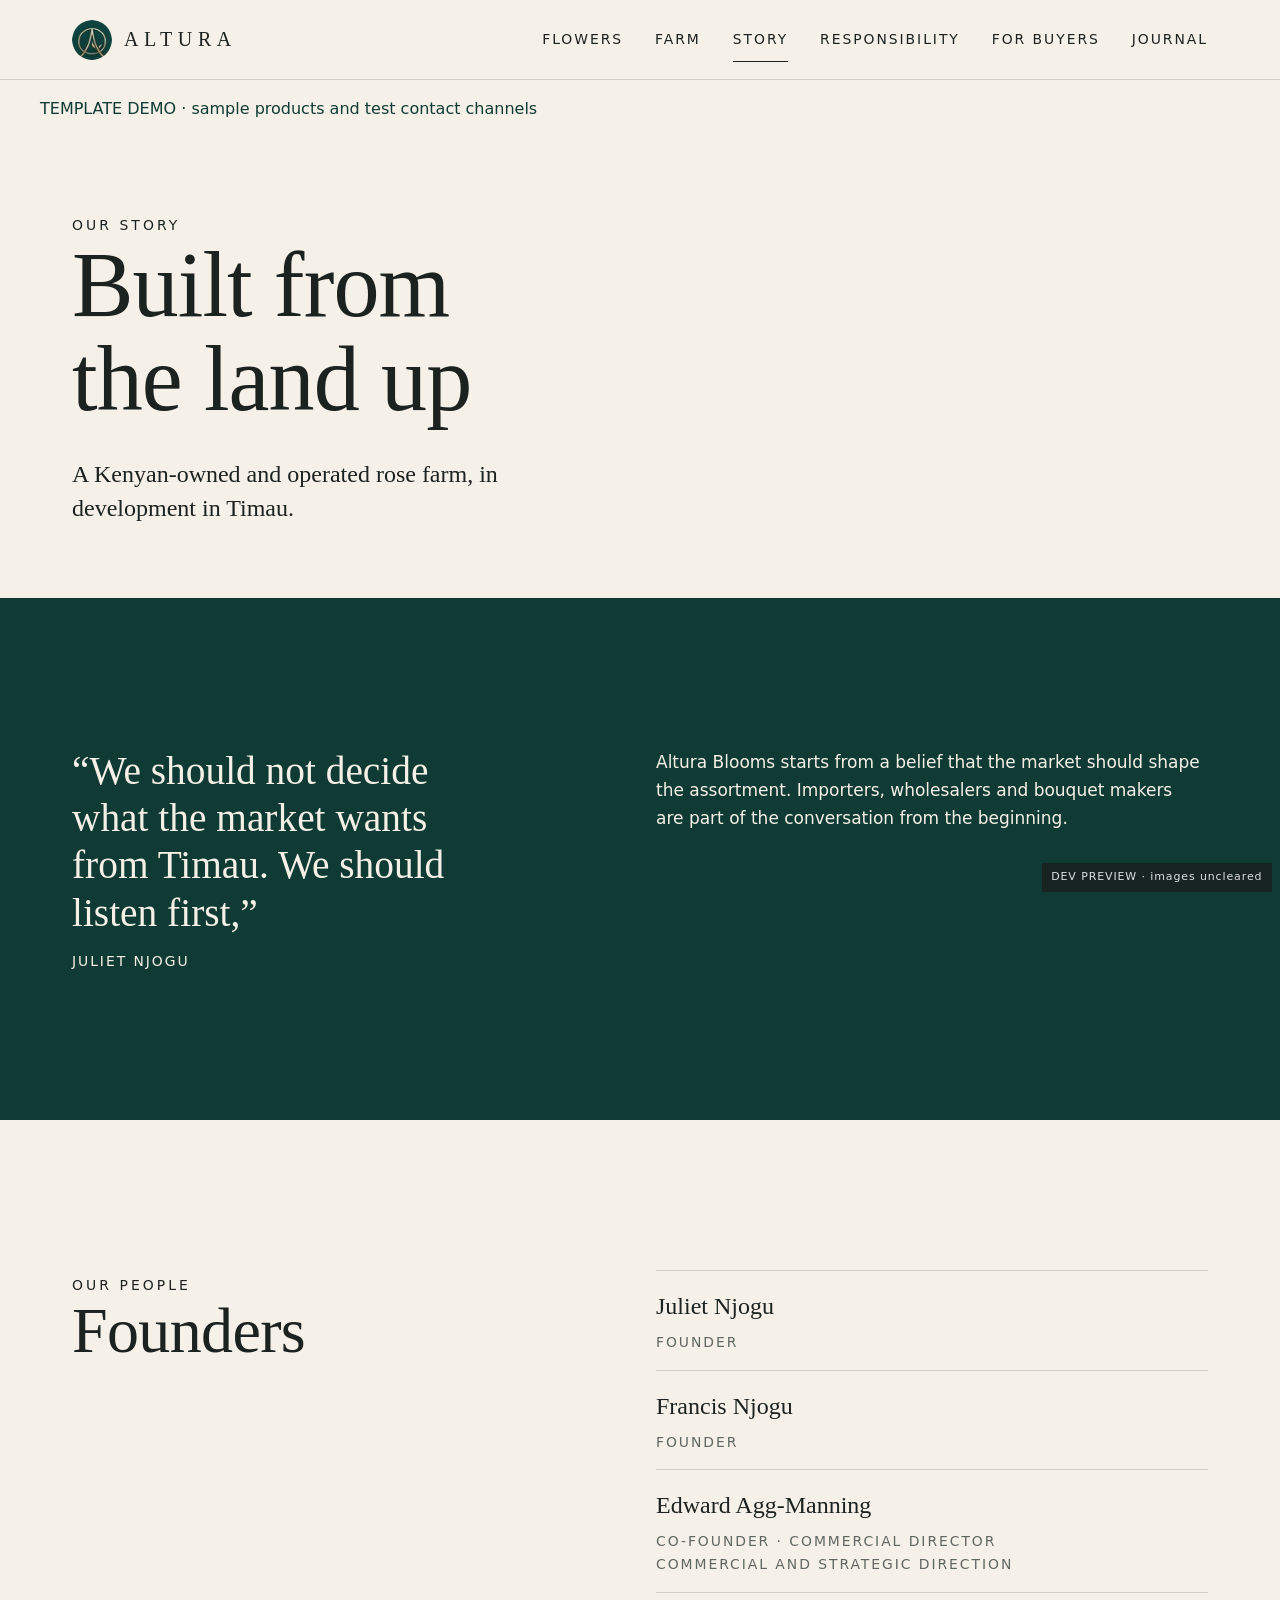
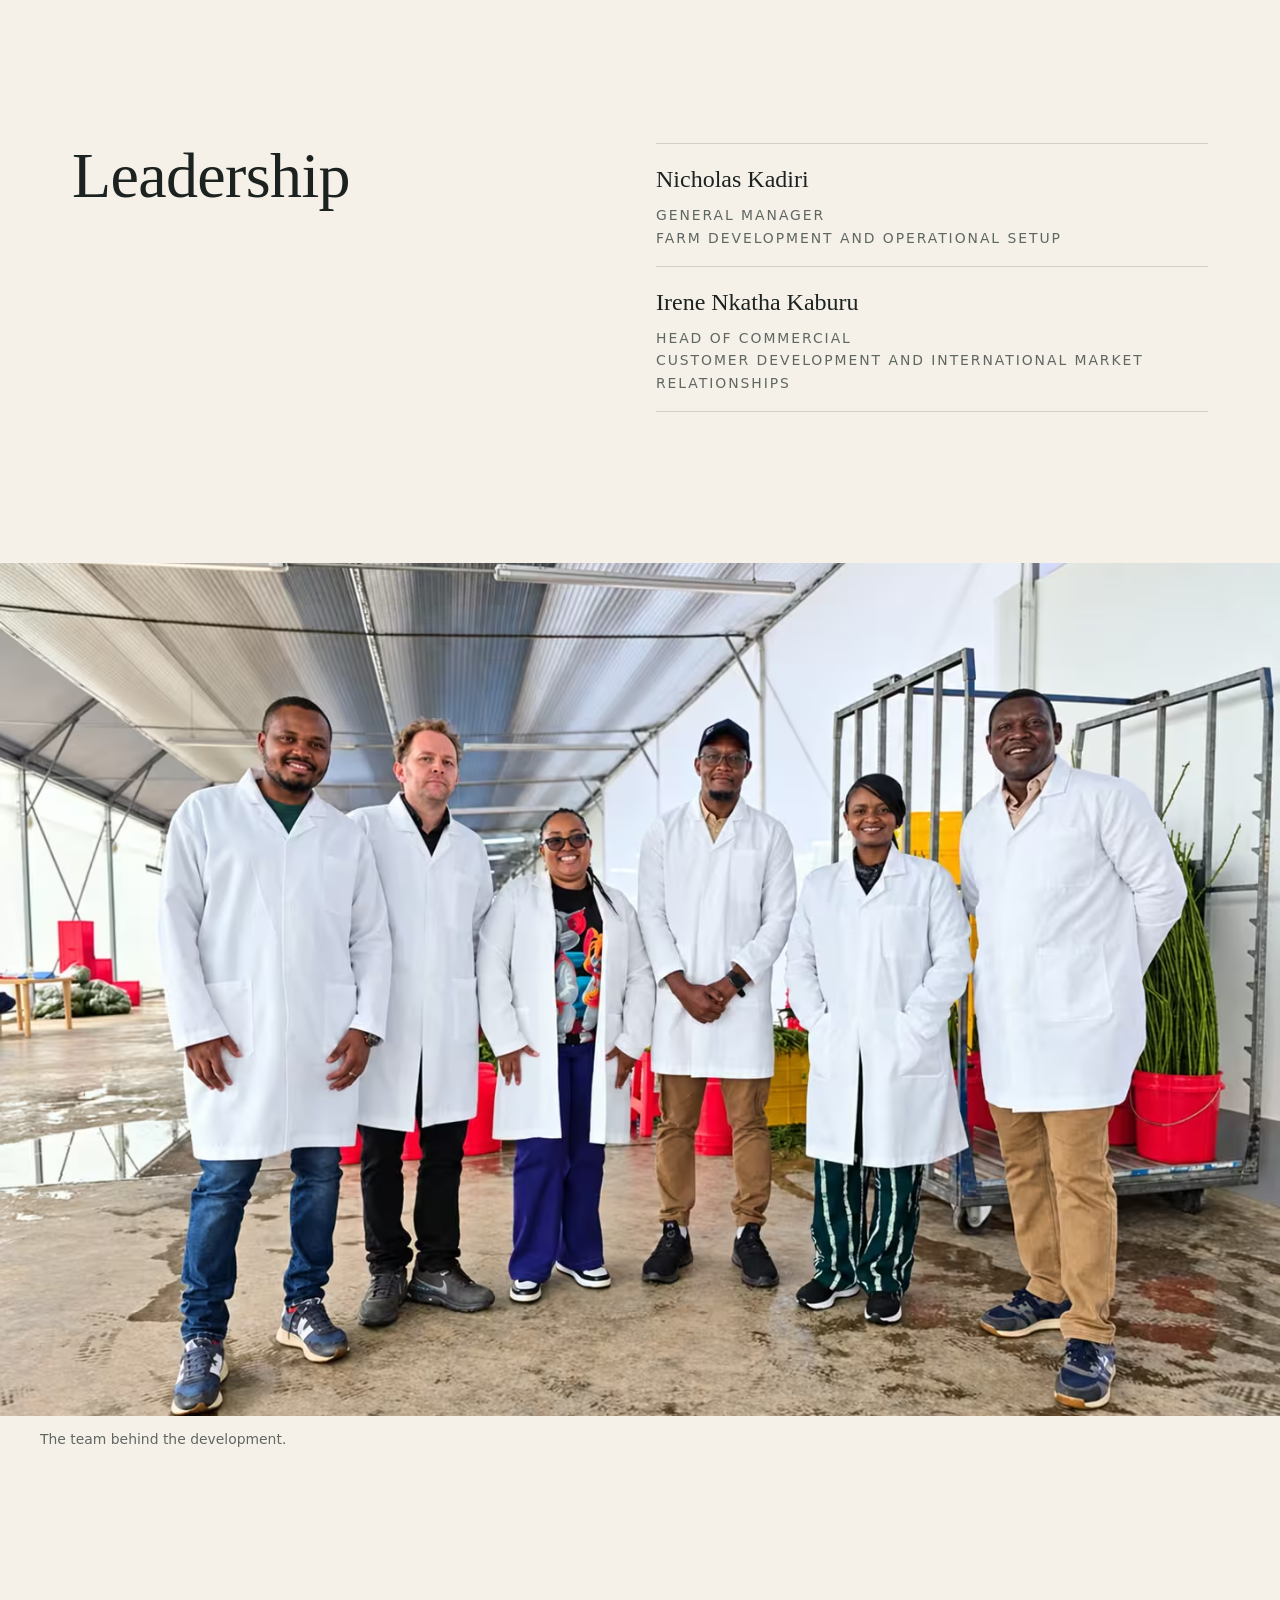
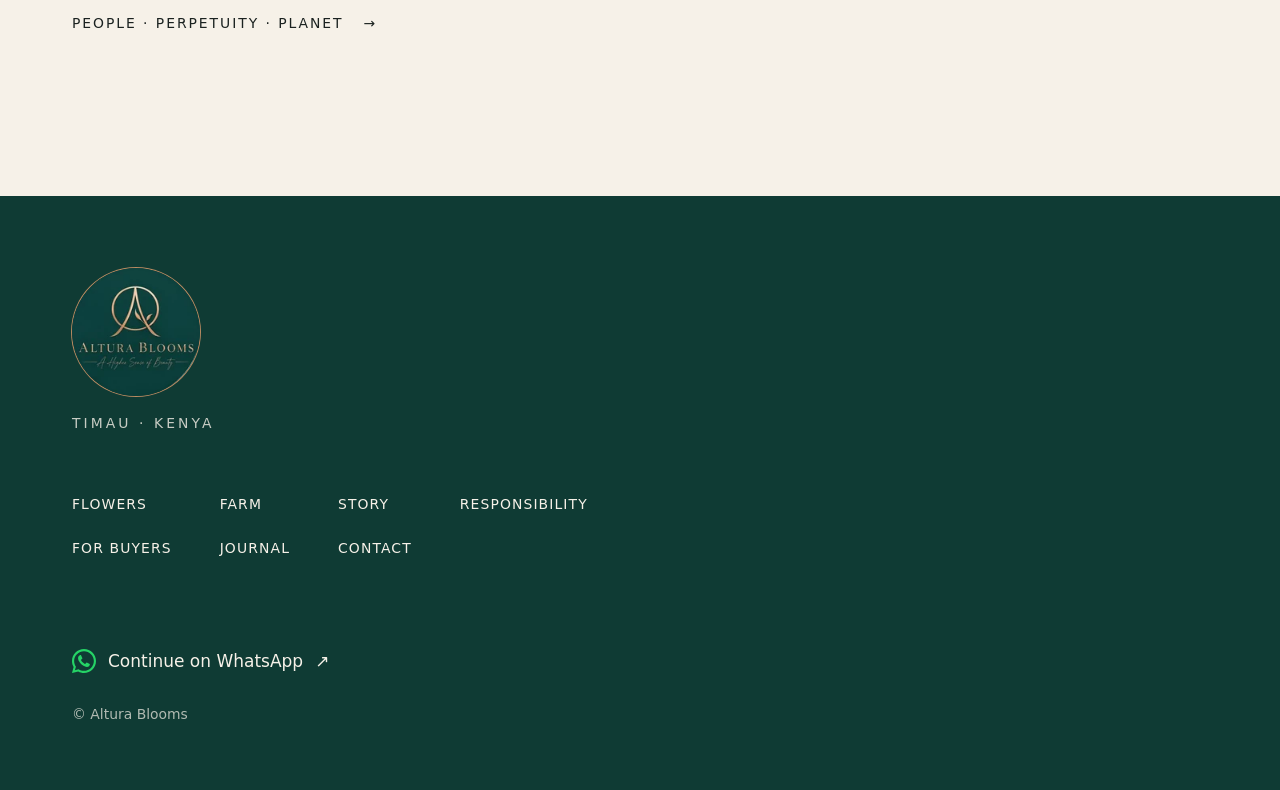
<file: pages/story/index.html>
<!doctype html>
<html lang="en" data-stage="development">
<head>
<meta charset="utf-8">
<meta name="viewport" content="width=device-width, initial-scale=1, viewport-fit=cover">
<title>Our Story — Altura Blooms</title>
<meta name="description" content="Altura Blooms is a Kenyan-owned and operated floriculture development in Timau, founded by Juliet Njogu, Francis Njogu and Edward Agg-Manning.">
<meta name="robots" content="noindex, nofollow">
<link rel="canonical" href="https://mrafrica12.github.io/altura_blooms/pages/story/index.html">
<meta property="og:site_name" content="Altura Blooms">
<meta property="og:title" content="Our Story — Altura Blooms">
<meta property="og:description" content="Altura Blooms is a Kenyan-owned and operated floriculture development in Timau, founded by Juliet Njogu, Francis Njogu and Edward Agg-Manning.">
<meta property="og:type" content="website">
<meta property="og:locale" content="en">
<meta name="twitter:card" content="summary">
<meta name="theme-color" content="#0f3b34">
<link rel="icon" type="image/png" sizes="32x32" href="../../assets/logos/favicon/favicon-32.png">
<link rel="apple-touch-icon" href="../../assets/logos/favicon/apple-touch-icon.png">

<link rel="stylesheet" href="../../css/altura.css">
<script>document.documentElement.classList.add('js')</script>
<script type="application/ld+json">{"@context":"https://schema.org","@type":"BreadcrumbList","itemListElement":[{"@type":"ListItem","position":1,"name":"Altura Blooms","item":"https://mrafrica12.github.io/altura_blooms/"},{"@type":"ListItem","position":2,"name":"Our Story","item":"https://mrafrica12.github.io/altura_blooms/pages/story/index.html"}]}</script>
</head>
<body>
<a class="skip-link" href="#main">Skip to content</a>
<header class="site-header">
  <div class="site-header__bar">
    <a class="wordmark" href="../../index.html" aria-label="Altura Blooms, home"><img class="wordmark__mark" src="../../assets/logos/web/monogram-96.webp" srcset="../../assets/logos/web/monogram-48.webp 48w, ../../assets/logos/web/monogram-96.webp 96w, ../../assets/logos/web/monogram-144.webp 144w" sizes="40px" width="40" height="40" alt=""><span>Altura</span></a>
    <nav class="nav-desktop" aria-label="Primary"><ul><li><a href="../../pages/flowers/index.html">Flowers</a></li><li><a href="../../pages/farm/index.html">Farm</a></li><li><a href="../../pages/story/index.html" aria-current="page">Story</a></li><li><a href="../../pages/responsibility/index.html">Responsibility</a></li><li><a href="../../pages/buyers/index.html">For Buyers</a></li><li><a href="../../pages/journal/index.html">Journal</a></li></ul></nav>
    <button class="menu-toggle" type="button" aria-expanded="false" aria-controls="menu-panel"><span class="menu-toggle__label">Menu</span><span class="menu-toggle__bars" aria-hidden="true"></span></button>
  </div>
  <nav class="menu-panel" id="menu-panel" aria-label="Menu"><ul><li><a href="../../pages/flowers/index.html">Flowers</a></li><li><a href="../../pages/farm/index.html">Our Farm</a></li><li><a href="../../pages/story/index.html" aria-current="page">Our Story</a></li><li><a href="../../pages/responsibility/index.html">People · Perpetuity · Planet</a></li><li><a href="../../pages/buyers/index.html">For Buyers</a></li><li><a href="../../pages/journal/index.html">Journal</a></li><li><a href="../../pages/contact/index.html">Contact</a></li></ul><p class="menu-panel__foot">Timau · Kenya</p></nav>
</header>
<main id="main">
<p class="demo-notice">TEMPLATE DEMO · sample products and test contact channels</p>

<section class="page-intro"><div class="container">
  <span class="eyebrow" data-reveal>Our Story</span>
  <h1 data-reveal>Built from the land up</h1>
  <p class="lede" data-reveal>A Kenyan-owned and operated rose farm, in development in Timau.</p>
</div></section>
<section class="section section--dark">
  <div class="container split">
    <div><blockquote data-reveal><p>“We should not decide what the market wants from Timau. We should listen first,”</p><footer>Juliet Njogu</footer></blockquote></div>
    <div class="stack">
      <p data-reveal>Altura Blooms starts from a belief that the market should shape the assortment. Importers, wholesalers and bouquet makers are part of the conversation from the beginning.</p>
    </div>
  </div>
</section>
<section class="section">
  <div class="container split">
    <div><span class="eyebrow" data-reveal>Our people</span><h2 data-reveal>Founders</h2></div>
    <ul class="people" data-reveal><li><strong>Juliet Njogu</strong><span>Founder</span></li><li><strong>Francis Njogu</strong><span>Founder</span></li><li><strong>Edward Agg-Manning</strong><span>Co-Founder · Commercial Director<br>Commercial and strategic direction</span></li></ul>
  </div>
</section>
<section class="section" style="padding-top:0">
  <div class="container split">
    <div><h2 id="leadership" data-reveal>Leadership</h2></div>
    <ul class="people" data-reveal><li><strong>Nicholas Kadiri</strong><span>General Manager<br>Farm development and operational setup</span></li><li><strong>Irene Nkatha Kaburu</strong><span>Head of Commercial<br>Customer development and international market relationships</span></li></ul>
  </div>
</section>
<section class="section--flush"><figure><div class="media media--wide"><picture><source type="image/avif" srcset="../../assets/images/web/team-portrait-480.avif 480w, ../../assets/images/web/team-portrait-800.avif 800w, ../../assets/images/web/team-portrait-1200.avif 1200w, ../../assets/images/web/team-portrait-1448.avif 1448w" sizes="100vw"><source type="image/webp" srcset="../../assets/images/web/team-portrait-480.webp 480w, ../../assets/images/web/team-portrait-800.webp 800w, ../../assets/images/web/team-portrait-1200.webp 1200w, ../../assets/images/web/team-portrait-1448.webp 1448w" sizes="100vw"><img src="../../assets/images/web/team-portrait-1200.webp" srcset="../../assets/images/web/team-portrait-480.webp 480w, ../../assets/images/web/team-portrait-800.webp 800w, ../../assets/images/web/team-portrait-1200.webp 1200w, ../../assets/images/web/team-portrait-1448.webp 1448w" sizes="100vw" width="1448" height="1086" alt="A group portrait of the Altura team" style="object-position:50% 40%" loading="lazy" decoding="async" data-dev-image></picture></div><figcaption>The team behind the development.</figcaption></figure></section>
<section class="section"><div class="container"><a class="link-arrow" href="../../pages/responsibility/index.html">People · Perpetuity · Planet</a></div></section>
</main>
<footer class="site-footer">
  <div class="container">
    <img class="site-footer__emblem" src="../../assets/logos/web/emblem-160.webp" srcset="../../assets/logos/web/emblem-160.webp 160w, ../../assets/logos/web/emblem-320.webp 320w" sizes="160px" width="160" height="160" alt="Altura Blooms — A Higher Sense of Beauty" loading="lazy">
    <p class="site-footer__place">Timau · Kenya</p>
    <nav aria-label="Footer"><ul><li><a href="../../pages/flowers/index.html">Flowers</a></li><li><a href="../../pages/farm/index.html">Farm</a></li><li><a href="../../pages/story/index.html" aria-current="page">Story</a></li><li><a href="../../pages/responsibility/index.html">Responsibility</a></li><li><a href="../../pages/buyers/index.html">For Buyers</a></li><li><a href="../../pages/journal/index.html">Journal</a></li><li><a href="../../pages/contact/index.html">Contact</a></li></ul></nav>
    <a class="whatsapp-action" href="https://wa.me/14045207353?text=Hello%20Altura%20Blooms%2C%0A%0AI'm%20contacting%20you%20through%20the%20Altura%20Blooms%20website%20and%20would%20like%20to%20start%20a%20commercial%20conversation.%0A%0AI'm%20interested%20in%20discussing%20your%20developing%20rose%20assortment%20and%20future%20supply.%0A%0A%5BALTURA-WEB%20%C2%B7%20BUYER-ENQUIRY%5D" target="_blank" rel="noopener noreferrer" referrerpolicy="no-referrer" aria-label="Continue conversation with Altura Blooms on WhatsApp (opens a new tab)"><img src="../../assets/logos/whatsapp/whatsapp-glyph-green.svg" width="24" height="24" alt=""><span>Continue on WhatsApp</span><span aria-hidden="true">↗</span></a>
    <small>© Altura Blooms</small>
  </div>
</footer>
<div class="dev-flag">DEV PREVIEW · images uncleared</div>
<script src="../../js/altura.js" defer></script>



</body>
</html>
</file>
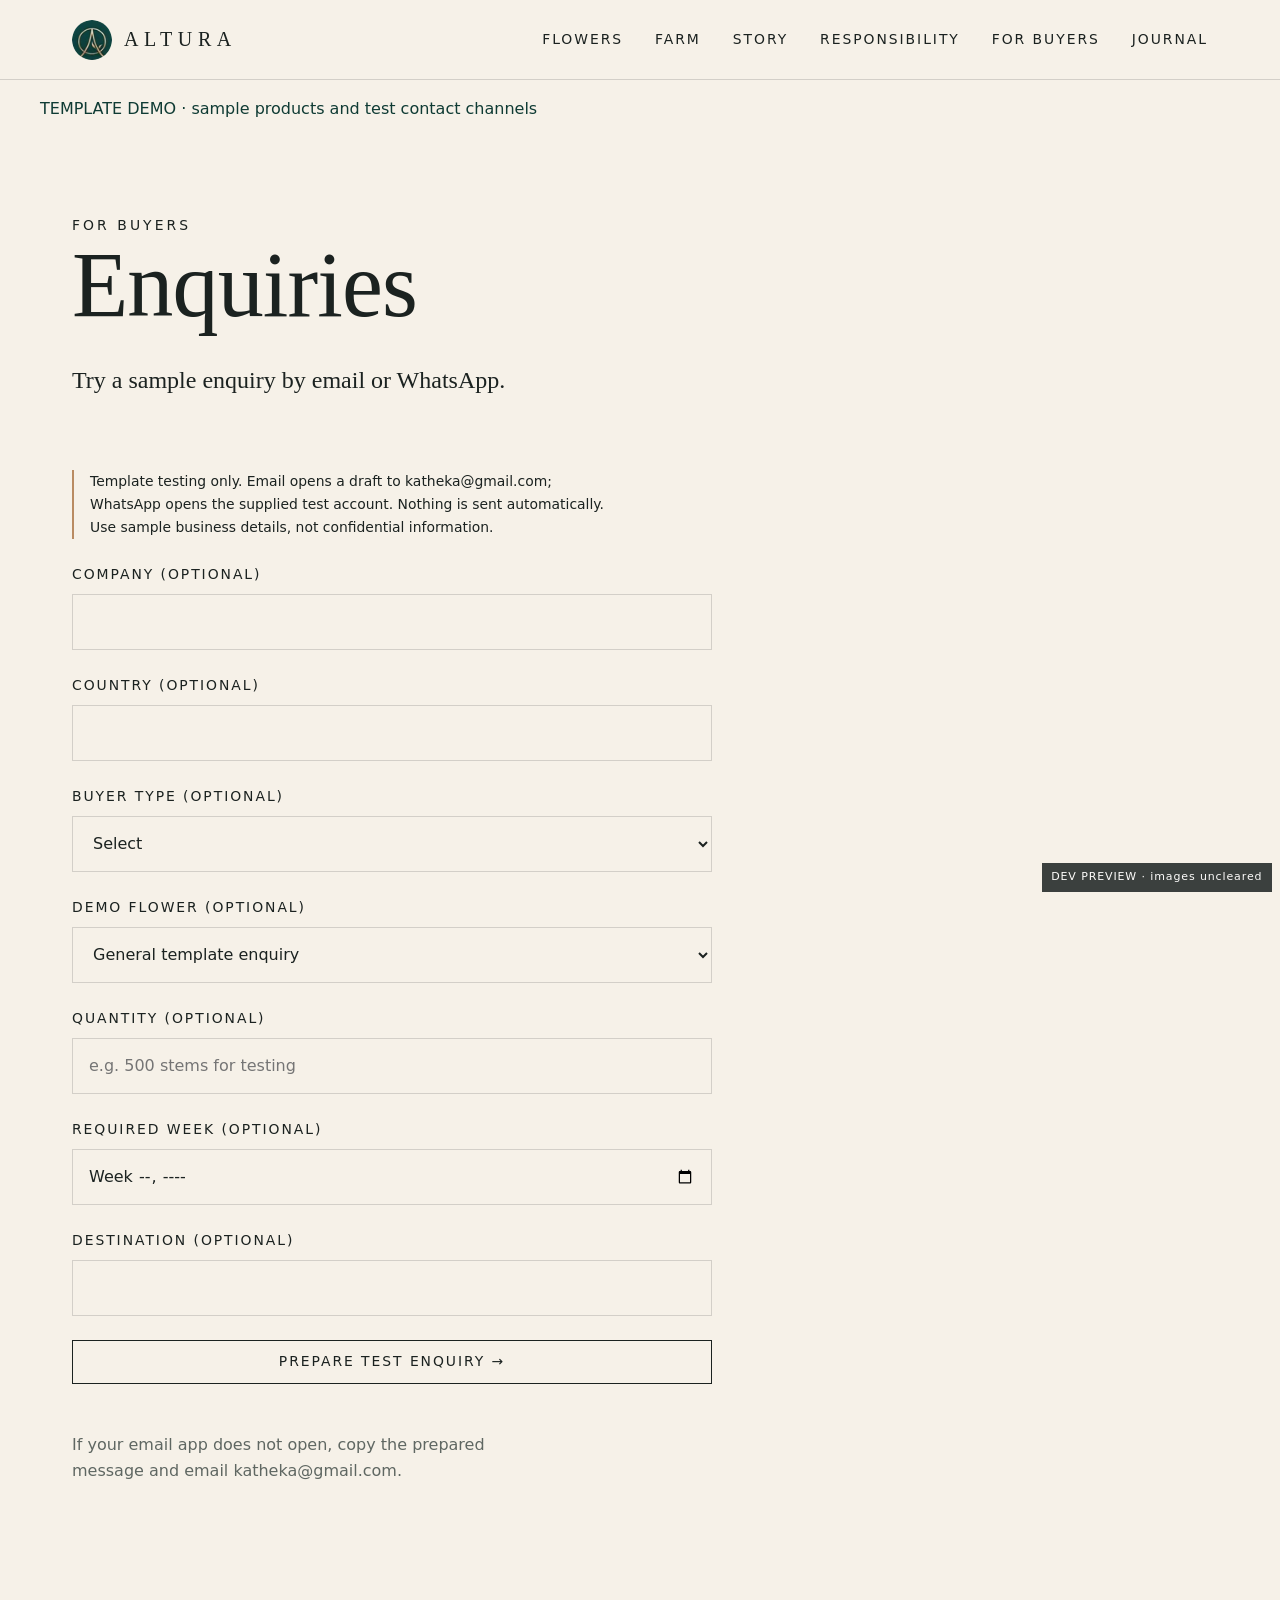
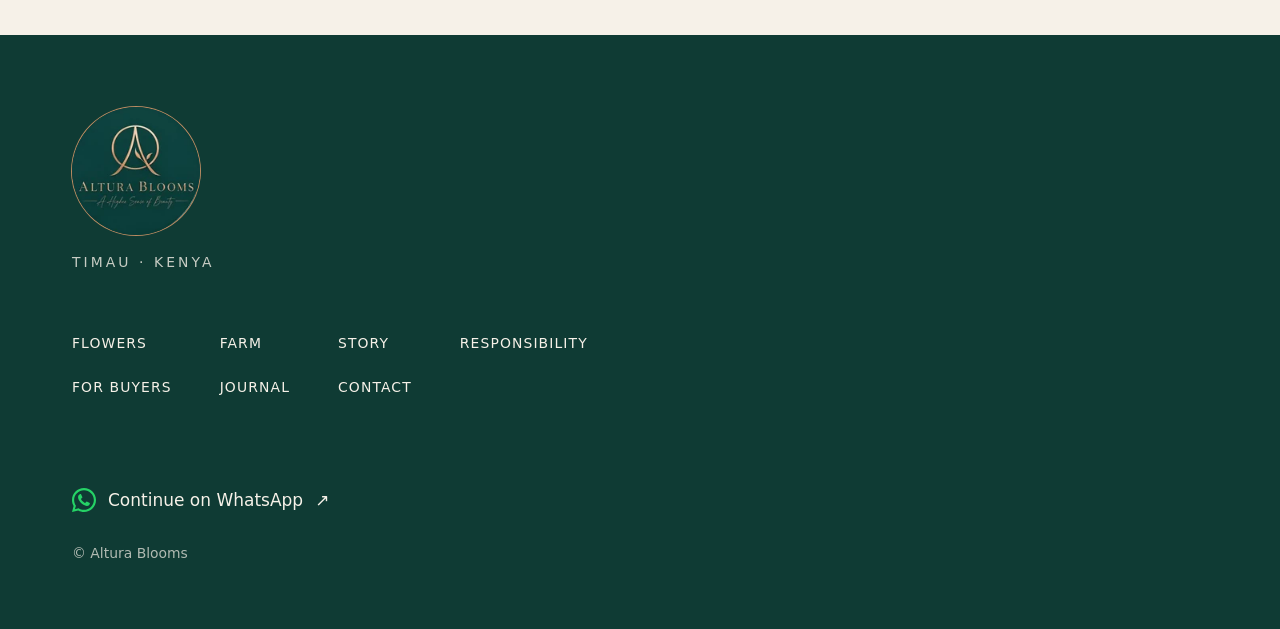
<file: pages/buyers/enquiry.html>
<!doctype html>
<html lang="en" data-stage="development">
<head>
<meta charset="utf-8">
<meta name="viewport" content="width=device-width, initial-scale=1, viewport-fit=cover">
<title>Enquire — Altura Blooms</title>
<meta name="description" content="Professional buyers can tell Altura Blooms which flowers, weeks and volumes they are looking for.">
<meta name="robots" content="noindex, nofollow">
<link rel="canonical" href="https://mrafrica12.github.io/altura_blooms/pages/buyers/enquiry.html">
<meta property="og:site_name" content="Altura Blooms">
<meta property="og:title" content="Enquire — Altura Blooms">
<meta property="og:description" content="Professional buyers can tell Altura Blooms which flowers, weeks and volumes they are looking for.">
<meta property="og:type" content="website">
<meta property="og:locale" content="en">
<meta name="twitter:card" content="summary">
<meta name="theme-color" content="#0f3b34">
<link rel="icon" type="image/png" sizes="32x32" href="../../assets/logos/favicon/favicon-32.png">
<link rel="apple-touch-icon" href="../../assets/logos/favicon/apple-touch-icon.png">

<link rel="stylesheet" href="../../css/altura.css">
<script>document.documentElement.classList.add('js')</script>
<script type="application/ld+json">{"@context":"https://schema.org","@type":"BreadcrumbList","itemListElement":[{"@type":"ListItem","position":1,"name":"Altura Blooms","item":"https://mrafrica12.github.io/altura_blooms/"},{"@type":"ListItem","position":2,"name":"For Buyers","item":"https://mrafrica12.github.io/altura_blooms/pages/buyers/index.html"},{"@type":"ListItem","position":3,"name":"Enquire","item":"https://mrafrica12.github.io/altura_blooms/pages/buyers/enquiry.html"}]}</script>
</head>
<body>
<a class="skip-link" href="#main">Skip to content</a>
<header class="site-header">
  <div class="site-header__bar">
    <a class="wordmark" href="../../index.html" aria-label="Altura Blooms, home"><img class="wordmark__mark" src="../../assets/logos/web/monogram-96.webp" srcset="../../assets/logos/web/monogram-48.webp 48w, ../../assets/logos/web/monogram-96.webp 96w, ../../assets/logos/web/monogram-144.webp 144w" sizes="40px" width="40" height="40" alt=""><span>Altura</span></a>
    <nav class="nav-desktop" aria-label="Primary"><ul><li><a href="../../pages/flowers/index.html">Flowers</a></li><li><a href="../../pages/farm/index.html">Farm</a></li><li><a href="../../pages/story/index.html">Story</a></li><li><a href="../../pages/responsibility/index.html">Responsibility</a></li><li><a href="../../pages/buyers/index.html">For Buyers</a></li><li><a href="../../pages/journal/index.html">Journal</a></li></ul></nav>
    <button class="menu-toggle" type="button" aria-expanded="false" aria-controls="menu-panel"><span class="menu-toggle__label">Menu</span><span class="menu-toggle__bars" aria-hidden="true"></span></button>
  </div>
  <nav class="menu-panel" id="menu-panel" aria-label="Menu"><ul><li><a href="../../pages/flowers/index.html">Flowers</a></li><li><a href="../../pages/farm/index.html">Our Farm</a></li><li><a href="../../pages/story/index.html">Our Story</a></li><li><a href="../../pages/responsibility/index.html">People · Perpetuity · Planet</a></li><li><a href="../../pages/buyers/index.html">For Buyers</a></li><li><a href="../../pages/journal/index.html">Journal</a></li><li><a href="../../pages/contact/index.html">Contact</a></li></ul><p class="menu-panel__foot">Timau · Kenya</p></nav>
</header>
<main id="main">
<p class="demo-notice">TEMPLATE DEMO · sample products and test contact channels</p>

<section class="page-intro"><div class="container">
  <span class="eyebrow" data-reveal>For Buyers</span>
  <h1 data-reveal>Enquiries</h1>
  <p class="lede" data-reveal>Try a sample enquiry by email or WhatsApp.</p>
</div></section>
<section class="section" style="padding-top:0"><div class="container">
<form class="form" data-demo-enquiry data-email="katheka@gmail.com" data-number="14045207353">
  <p class="form-note">Template testing only. Email opens a draft to katheka@gmail.com; WhatsApp opens the supplied test account. Nothing is sent automatically. Use sample business details, not confidential information.</p>
  <div class="field"><label for="demo-company">Company (optional)</label><input id="demo-company" name="company" maxlength="120" autocomplete="organization"></div>
  <div class="field"><label for="demo-country">Country (optional)</label><input id="demo-country" name="country" maxlength="120" autocomplete="country-name"></div>
  <div class="field"><label for="demo-type">Buyer type (optional)</label><select id="demo-type" name="buyerType"><option value="">Select</option><option>Importer</option><option>Wholesaler</option><option>Bouquet maker</option></select></div>
  <div class="field"><label for="demo-interest">Demo flower (optional)</label><select id="demo-interest" name="demoInterest"><option value="">General template enquiry</option><option value="Demo Rose 01">Demo Rose 01</option><option value="Demo Rose 02">Demo Rose 02</option><option value="Demo Rose 03">Demo Rose 03</option></select></div>
  <div class="field"><label for="demo-quantity">Quantity (optional)</label><input id="demo-quantity" name="quantity" maxlength="120" placeholder="e.g. 500 stems for testing"></div>
  <div class="field"><label for="demo-week">Required week (optional)</label><input id="demo-week" name="requiredWeek" type="week"></div>
  <div class="field"><label for="demo-destination">Destination (optional)</label><input id="demo-destination" name="destination" maxlength="120"></div>
  <button class="btn" type="submit">Prepare test enquiry →</button>
  <p role="status" data-demo-status></p>
  <div data-demo-preview hidden><p>Review your test enquiry, then choose a channel. You send it yourself in your email app or WhatsApp.</p><pre class="whatsapp-message" tabindex="0" aria-label="Prepared test enquiry"></pre><div class="demo-actions"><a class="btn" data-demo-email>Continue in email →</a><a class="whatsapp-action" data-demo-whatsapp target="_blank" rel="noopener noreferrer" referrerpolicy="no-referrer"><img src="../../assets/logos/whatsapp/whatsapp-glyph-green.svg" width="24" height="24" alt="">Continue on WhatsApp ↗</a></div></div>
  <p class="whatsapp-note">If your email app does not open, copy the prepared message and email katheka@gmail.com.</p>
  <noscript><p>Message preparation needs JavaScript. <a href="mailto:katheka@gmail.com?subject=Altura%20template%20test">Open a test email draft</a>.</p></noscript>
 </form>
</div></section>
</main>
<footer class="site-footer">
  <div class="container">
    <img class="site-footer__emblem" src="../../assets/logos/web/emblem-160.webp" srcset="../../assets/logos/web/emblem-160.webp 160w, ../../assets/logos/web/emblem-320.webp 320w" sizes="160px" width="160" height="160" alt="Altura Blooms — A Higher Sense of Beauty" loading="lazy">
    <p class="site-footer__place">Timau · Kenya</p>
    <nav aria-label="Footer"><ul><li><a href="../../pages/flowers/index.html">Flowers</a></li><li><a href="../../pages/farm/index.html">Farm</a></li><li><a href="../../pages/story/index.html">Story</a></li><li><a href="../../pages/responsibility/index.html">Responsibility</a></li><li><a href="../../pages/buyers/index.html">For Buyers</a></li><li><a href="../../pages/journal/index.html">Journal</a></li><li><a href="../../pages/contact/index.html">Contact</a></li></ul></nav>
    <a class="whatsapp-action" href="https://wa.me/14045207353?text=Hello%20Altura%20Blooms%2C%0A%0AI'm%20contacting%20you%20through%20the%20Altura%20Blooms%20website%20and%20would%20like%20to%20start%20a%20commercial%20conversation.%0A%0AI'm%20interested%20in%20discussing%20your%20developing%20rose%20assortment%20and%20future%20supply.%0A%0A%5BALTURA-WEB%20%C2%B7%20BUYER-ENQUIRY%5D" target="_blank" rel="noopener noreferrer" referrerpolicy="no-referrer" aria-label="Continue conversation with Altura Blooms on WhatsApp (opens a new tab)"><img src="../../assets/logos/whatsapp/whatsapp-glyph-green.svg" width="24" height="24" alt=""><span>Continue on WhatsApp</span><span aria-hidden="true">↗</span></a>
    <small>© Altura Blooms</small>
  </div>
</footer>
<div class="dev-flag">DEV PREVIEW · images uncleared</div>
<script src="../../js/altura.js" defer></script>
<script type="module" src="../../js/demo-enquiry.mjs"></script>


</body>
</html>
</file>
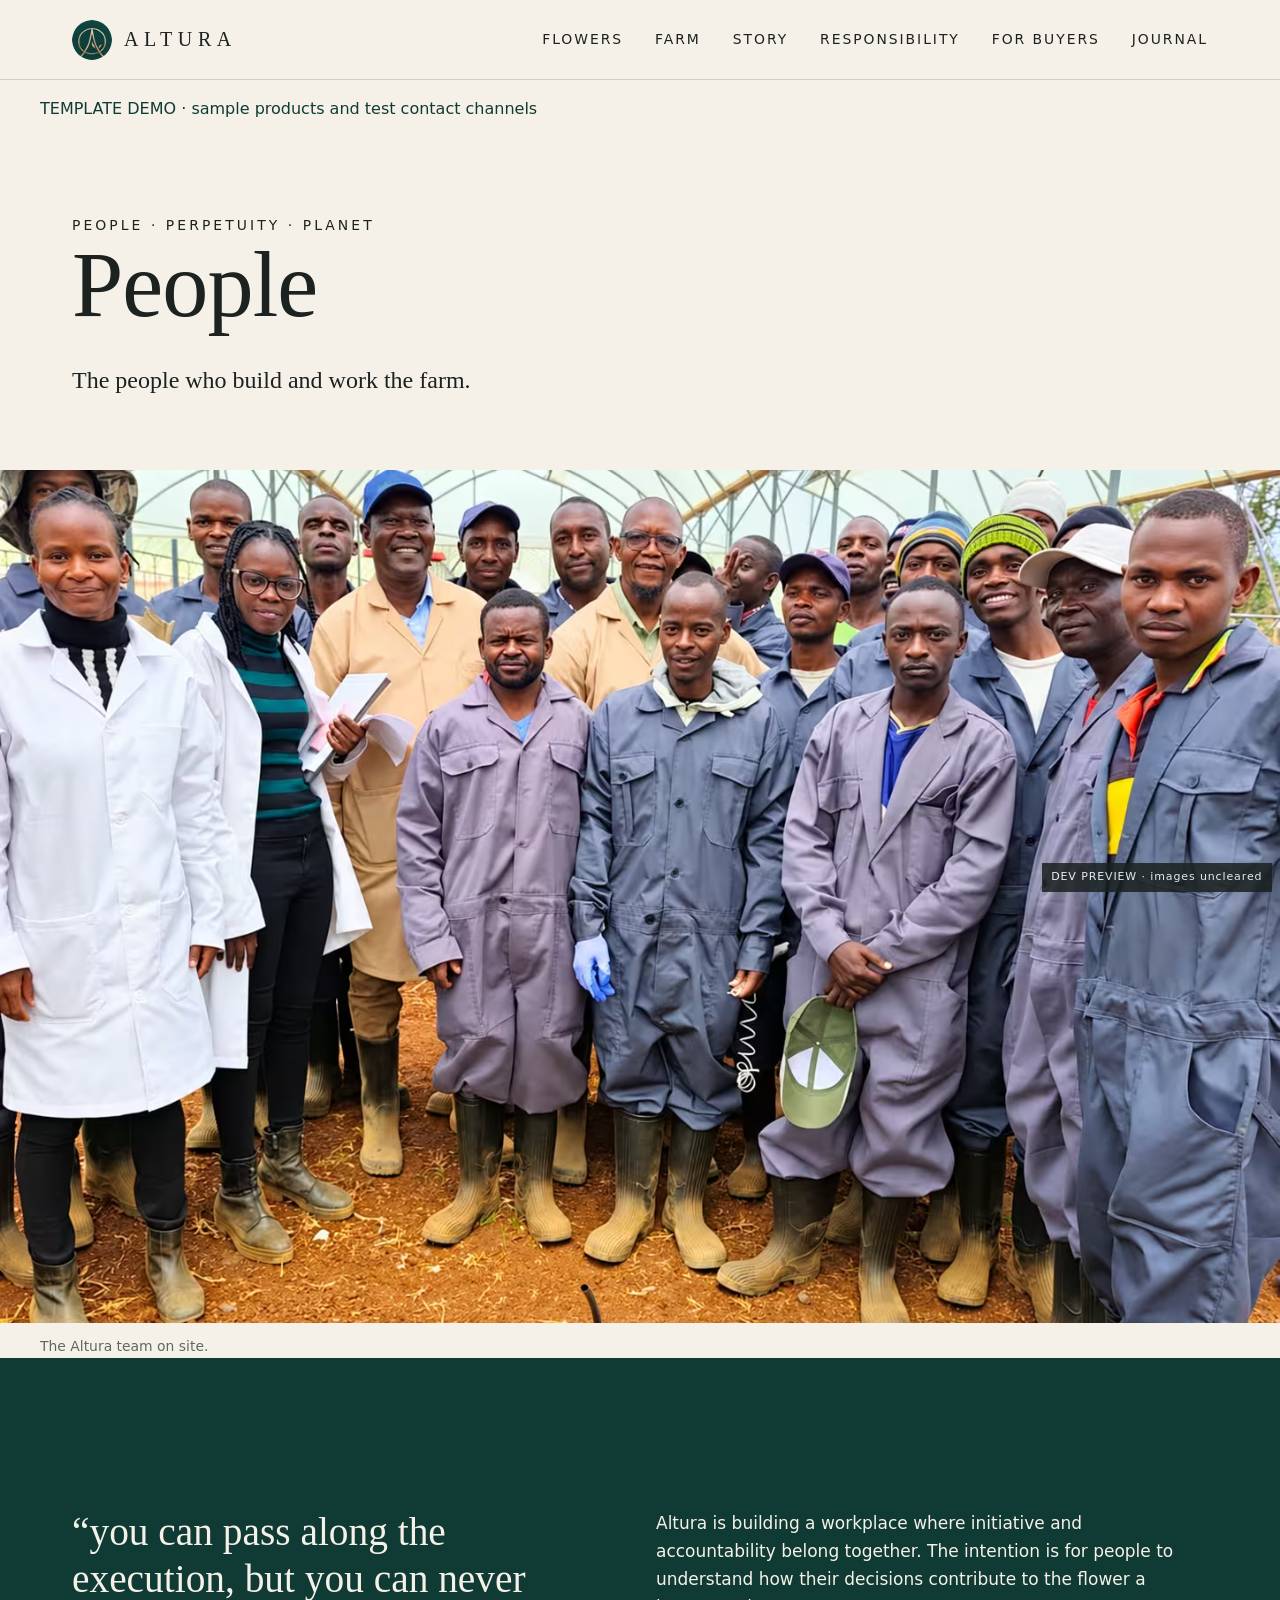
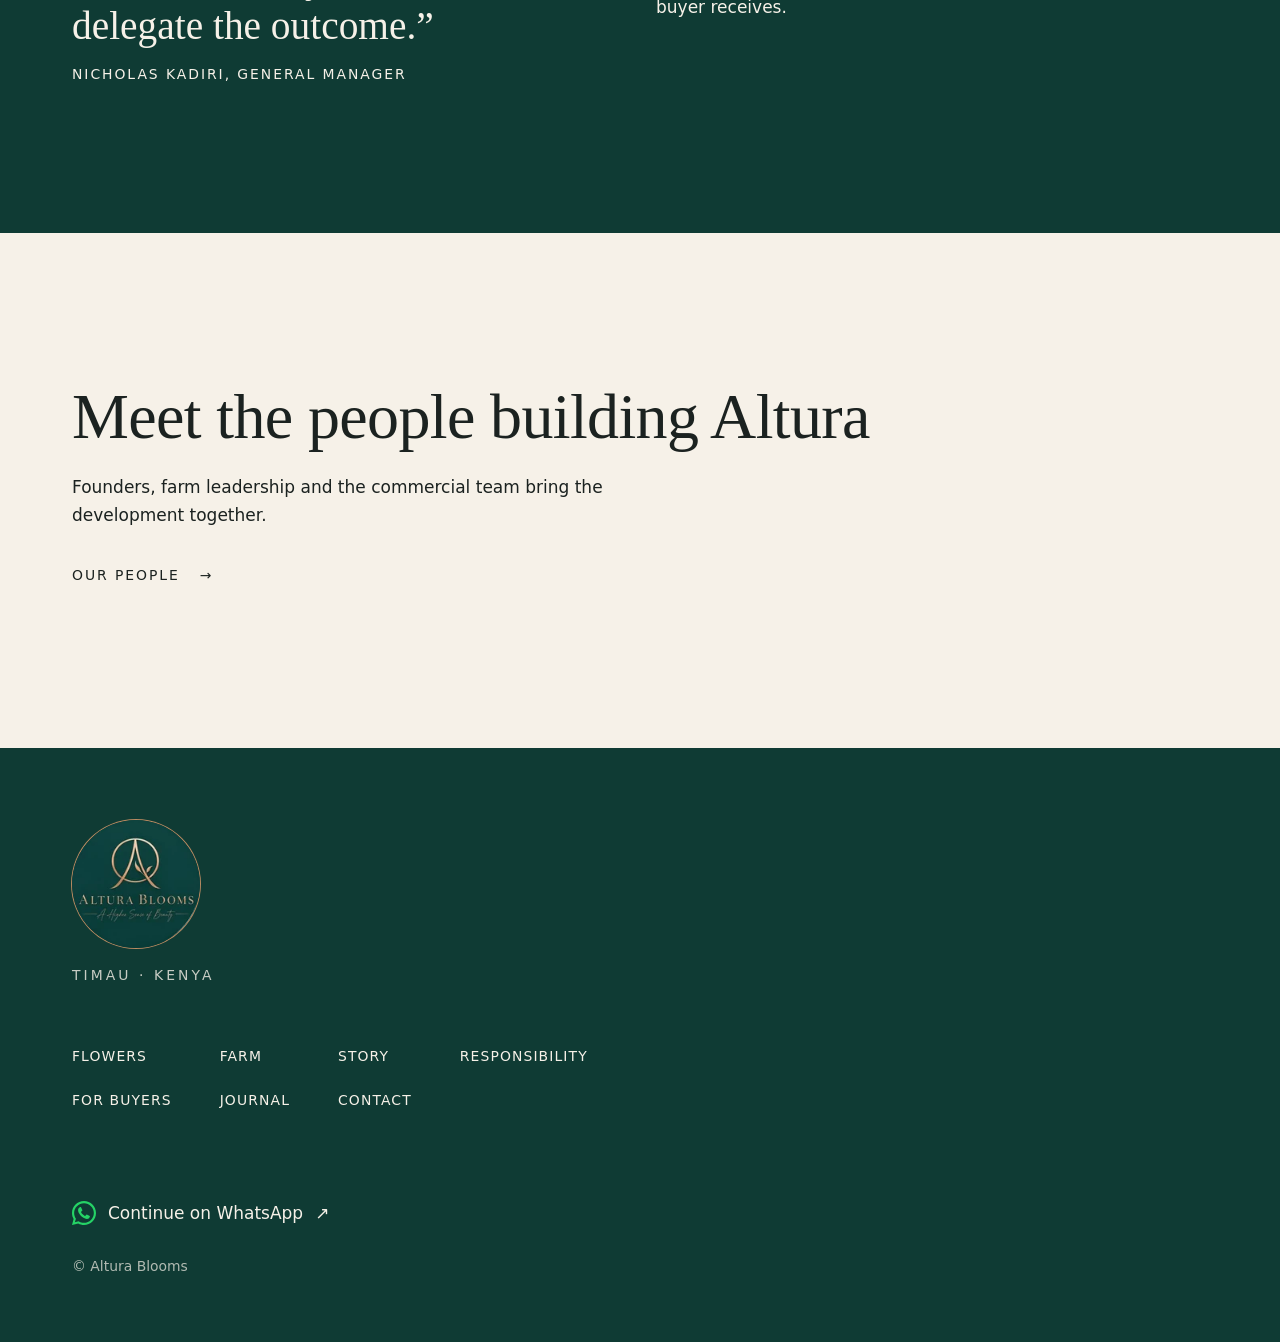
<file: pages/responsibility/people.html>
<!doctype html>
<html lang="en" data-stage="development">
<head>
<meta charset="utf-8">
<meta name="viewport" content="width=device-width, initial-scale=1, viewport-fit=cover">
<title>People — Altura Blooms</title>
<meta name="description" content="The people behind Altura Blooms in Timau, Kenya: a team being built around empowered ownership of outcomes.">
<meta name="robots" content="noindex, nofollow">
<link rel="canonical" href="https://mrafrica12.github.io/altura_blooms/pages/responsibility/people.html">
<meta property="og:site_name" content="Altura Blooms">
<meta property="og:title" content="People — Altura Blooms">
<meta property="og:description" content="The people behind Altura Blooms in Timau, Kenya: a team being built around empowered ownership of outcomes.">
<meta property="og:type" content="website">
<meta property="og:locale" content="en">
<meta name="twitter:card" content="summary">
<meta name="theme-color" content="#0f3b34">
<link rel="icon" type="image/png" sizes="32x32" href="../../assets/logos/favicon/favicon-32.png">
<link rel="apple-touch-icon" href="../../assets/logos/favicon/apple-touch-icon.png">

<link rel="stylesheet" href="../../css/altura.css">
<script>document.documentElement.classList.add('js')</script>
<script type="application/ld+json">{"@context":"https://schema.org","@type":"BreadcrumbList","itemListElement":[{"@type":"ListItem","position":1,"name":"Altura Blooms","item":"https://mrafrica12.github.io/altura_blooms/"},{"@type":"ListItem","position":2,"name":"People · Perpetuity · Planet","item":"https://mrafrica12.github.io/altura_blooms/pages/responsibility/index.html"},{"@type":"ListItem","position":3,"name":"People","item":"https://mrafrica12.github.io/altura_blooms/pages/responsibility/people.html"}]}</script>
</head>
<body>
<a class="skip-link" href="#main">Skip to content</a>
<header class="site-header">
  <div class="site-header__bar">
    <a class="wordmark" href="../../index.html" aria-label="Altura Blooms, home"><img class="wordmark__mark" src="../../assets/logos/web/monogram-96.webp" srcset="../../assets/logos/web/monogram-48.webp 48w, ../../assets/logos/web/monogram-96.webp 96w, ../../assets/logos/web/monogram-144.webp 144w" sizes="40px" width="40" height="40" alt=""><span>Altura</span></a>
    <nav class="nav-desktop" aria-label="Primary"><ul><li><a href="../../pages/flowers/index.html">Flowers</a></li><li><a href="../../pages/farm/index.html">Farm</a></li><li><a href="../../pages/story/index.html">Story</a></li><li><a href="../../pages/responsibility/index.html">Responsibility</a></li><li><a href="../../pages/buyers/index.html">For Buyers</a></li><li><a href="../../pages/journal/index.html">Journal</a></li></ul></nav>
    <button class="menu-toggle" type="button" aria-expanded="false" aria-controls="menu-panel"><span class="menu-toggle__label">Menu</span><span class="menu-toggle__bars" aria-hidden="true"></span></button>
  </div>
  <nav class="menu-panel" id="menu-panel" aria-label="Menu"><ul><li><a href="../../pages/flowers/index.html">Flowers</a></li><li><a href="../../pages/farm/index.html">Our Farm</a></li><li><a href="../../pages/story/index.html">Our Story</a></li><li><a href="../../pages/responsibility/index.html">People · Perpetuity · Planet</a></li><li><a href="../../pages/buyers/index.html">For Buyers</a></li><li><a href="../../pages/journal/index.html">Journal</a></li><li><a href="../../pages/contact/index.html">Contact</a></li></ul><p class="menu-panel__foot">Timau · Kenya</p></nav>
</header>
<main id="main">
<p class="demo-notice">TEMPLATE DEMO · sample products and test contact channels</p>

<section class="page-intro"><div class="container">
  <span class="eyebrow" data-reveal>People · Perpetuity · Planet</span>
  <h1 data-reveal>People</h1>
  <p class="lede" data-reveal>The people who build and work the farm.</p>
</div></section>
<section class="section--flush"><figure><div class="media media--wide"><picture><source type="image/avif" srcset="../../assets/images/web/team-greenhouse-480.avif 480w, ../../assets/images/web/team-greenhouse-800.avif 800w, ../../assets/images/web/team-greenhouse-1200.avif 1200w, ../../assets/images/web/team-greenhouse-1448.avif 1448w" sizes="100vw"><source type="image/webp" srcset="../../assets/images/web/team-greenhouse-480.webp 480w, ../../assets/images/web/team-greenhouse-800.webp 800w, ../../assets/images/web/team-greenhouse-1200.webp 1200w, ../../assets/images/web/team-greenhouse-1448.webp 1448w" sizes="100vw"><img src="../../assets/images/web/team-greenhouse-1200.webp" srcset="../../assets/images/web/team-greenhouse-480.webp 480w, ../../assets/images/web/team-greenhouse-800.webp 800w, ../../assets/images/web/team-greenhouse-1200.webp 1200w, ../../assets/images/web/team-greenhouse-1448.webp 1448w" sizes="100vw" width="1448" height="1086" alt="A group of Altura team members in work clothing inside a greenhouse" style="object-position:50% 30%" loading="lazy" decoding="async" data-dev-image></picture></div><figcaption>The Altura team on site.</figcaption></figure></section>
<section class="section section--dark"><div class="container split"><div><blockquote data-reveal><p>“you can pass along the execution, but you can never delegate the outcome.”</p><footer>Nicholas Kadiri, General Manager</footer></blockquote></div><div class="stack"><p data-reveal>Altura is building a workplace where initiative and accountability belong together. The intention is for people to understand how their decisions contribute to the flower a buyer receives.</p></div></div></section>
<section class="section"><div class="container stack"><h2>Meet the people building Altura</h2><p>Founders, farm leadership and the commercial team bring the development together.</p><a class="link-arrow" href="../../pages/story/index.html#leadership">Our people</a></div></section>
</main>
<footer class="site-footer">
  <div class="container">
    <img class="site-footer__emblem" src="../../assets/logos/web/emblem-160.webp" srcset="../../assets/logos/web/emblem-160.webp 160w, ../../assets/logos/web/emblem-320.webp 320w" sizes="160px" width="160" height="160" alt="Altura Blooms — A Higher Sense of Beauty" loading="lazy">
    <p class="site-footer__place">Timau · Kenya</p>
    <nav aria-label="Footer"><ul><li><a href="../../pages/flowers/index.html">Flowers</a></li><li><a href="../../pages/farm/index.html">Farm</a></li><li><a href="../../pages/story/index.html">Story</a></li><li><a href="../../pages/responsibility/index.html">Responsibility</a></li><li><a href="../../pages/buyers/index.html">For Buyers</a></li><li><a href="../../pages/journal/index.html">Journal</a></li><li><a href="../../pages/contact/index.html">Contact</a></li></ul></nav>
    <a class="whatsapp-action" href="https://wa.me/14045207353?text=Hello%20Altura%20Blooms%2C%0A%0AI'm%20contacting%20you%20through%20the%20Altura%20Blooms%20website%20and%20would%20like%20to%20start%20a%20commercial%20conversation.%0A%0AI'm%20interested%20in%20discussing%20your%20developing%20rose%20assortment%20and%20future%20supply.%0A%0A%5BALTURA-WEB%20%C2%B7%20BUYER-ENQUIRY%5D" target="_blank" rel="noopener noreferrer" referrerpolicy="no-referrer" aria-label="Continue conversation with Altura Blooms on WhatsApp (opens a new tab)"><img src="../../assets/logos/whatsapp/whatsapp-glyph-green.svg" width="24" height="24" alt=""><span>Continue on WhatsApp</span><span aria-hidden="true">↗</span></a>
    <small>© Altura Blooms</small>
  </div>
</footer>
<div class="dev-flag">DEV PREVIEW · images uncleared</div>
<script src="../../js/altura.js" defer></script>



</body>
</html>
</file>
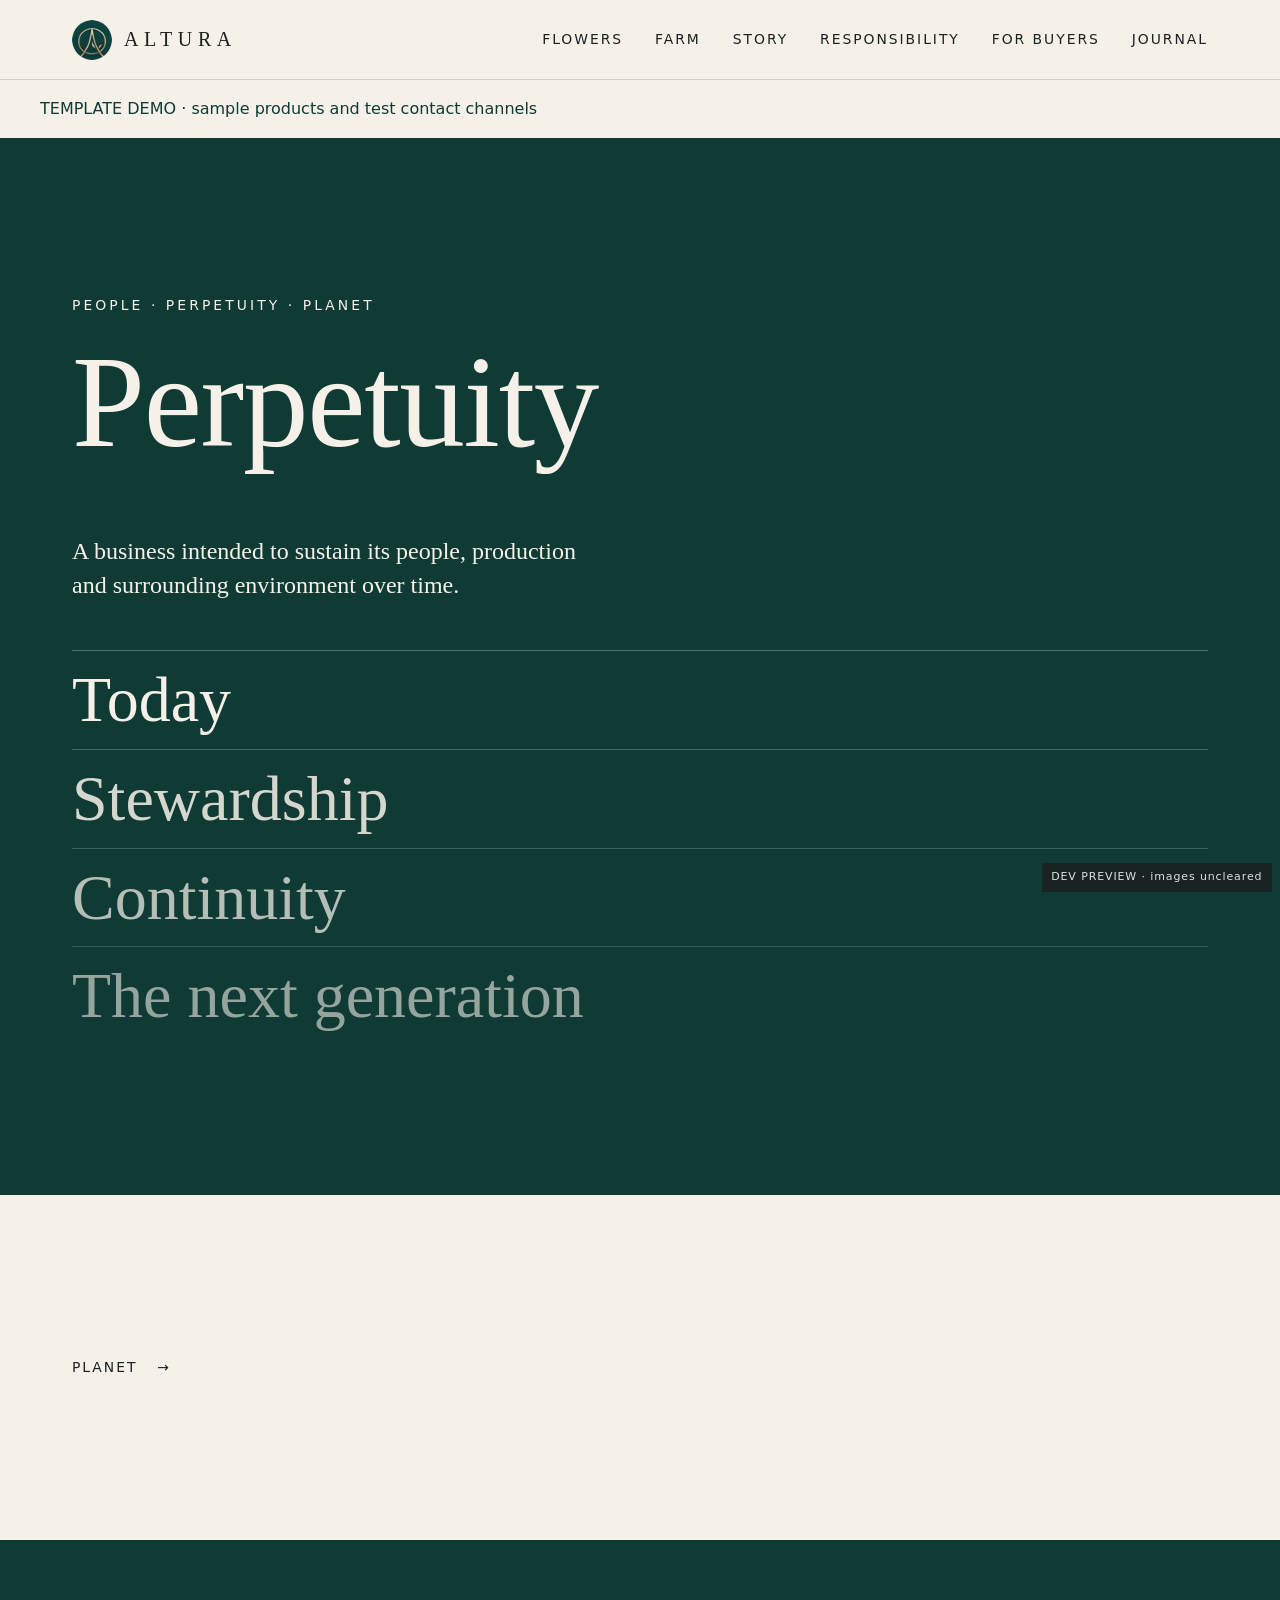
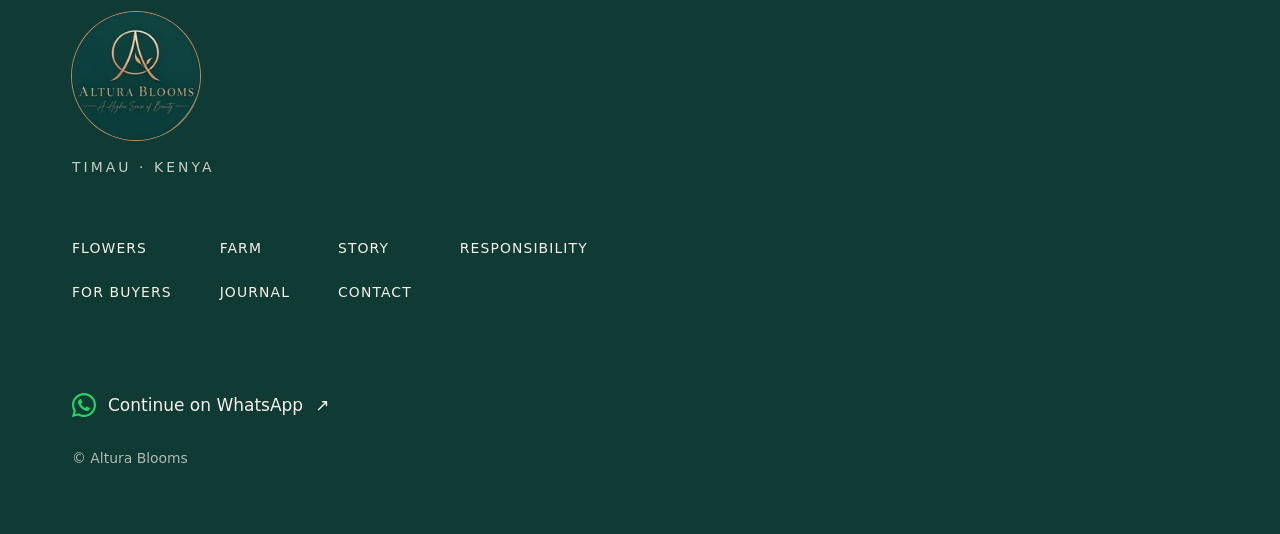
<file: pages/responsibility/perpetuity.html>
<!doctype html>
<html lang="en" data-stage="development">
<head>
<meta charset="utf-8">
<meta name="viewport" content="width=device-width, initial-scale=1, viewport-fit=cover">
<title>Perpetuity — Altura Blooms</title>
<meta name="description" content="Perpetuity is the second of Altura Blooms’ three core principles: a long-term, generational intention.">
<meta name="robots" content="noindex, nofollow">
<link rel="canonical" href="https://mrafrica12.github.io/altura_blooms/pages/responsibility/perpetuity.html">
<meta property="og:site_name" content="Altura Blooms">
<meta property="og:title" content="Perpetuity — Altura Blooms">
<meta property="og:description" content="Perpetuity is the second of Altura Blooms’ three core principles: a long-term, generational intention.">
<meta property="og:type" content="website">
<meta property="og:locale" content="en">
<meta name="twitter:card" content="summary">
<meta name="theme-color" content="#0f3b34">
<link rel="icon" type="image/png" sizes="32x32" href="../../assets/logos/favicon/favicon-32.png">
<link rel="apple-touch-icon" href="../../assets/logos/favicon/apple-touch-icon.png">

<link rel="stylesheet" href="../../css/altura.css">
<script>document.documentElement.classList.add('js')</script>
<script type="application/ld+json">{"@context":"https://schema.org","@type":"BreadcrumbList","itemListElement":[{"@type":"ListItem","position":1,"name":"Altura Blooms","item":"https://mrafrica12.github.io/altura_blooms/"},{"@type":"ListItem","position":2,"name":"People · Perpetuity · Planet","item":"https://mrafrica12.github.io/altura_blooms/pages/responsibility/index.html"},{"@type":"ListItem","position":3,"name":"Perpetuity","item":"https://mrafrica12.github.io/altura_blooms/pages/responsibility/perpetuity.html"}]}</script>
</head>
<body>
<a class="skip-link" href="#main">Skip to content</a>
<header class="site-header">
  <div class="site-header__bar">
    <a class="wordmark" href="../../index.html" aria-label="Altura Blooms, home"><img class="wordmark__mark" src="../../assets/logos/web/monogram-96.webp" srcset="../../assets/logos/web/monogram-48.webp 48w, ../../assets/logos/web/monogram-96.webp 96w, ../../assets/logos/web/monogram-144.webp 144w" sizes="40px" width="40" height="40" alt=""><span>Altura</span></a>
    <nav class="nav-desktop" aria-label="Primary"><ul><li><a href="../../pages/flowers/index.html">Flowers</a></li><li><a href="../../pages/farm/index.html">Farm</a></li><li><a href="../../pages/story/index.html">Story</a></li><li><a href="../../pages/responsibility/index.html">Responsibility</a></li><li><a href="../../pages/buyers/index.html">For Buyers</a></li><li><a href="../../pages/journal/index.html">Journal</a></li></ul></nav>
    <button class="menu-toggle" type="button" aria-expanded="false" aria-controls="menu-panel"><span class="menu-toggle__label">Menu</span><span class="menu-toggle__bars" aria-hidden="true"></span></button>
  </div>
  <nav class="menu-panel" id="menu-panel" aria-label="Menu"><ul><li><a href="../../pages/flowers/index.html">Flowers</a></li><li><a href="../../pages/farm/index.html">Our Farm</a></li><li><a href="../../pages/story/index.html">Our Story</a></li><li><a href="../../pages/responsibility/index.html">People · Perpetuity · Planet</a></li><li><a href="../../pages/buyers/index.html">For Buyers</a></li><li><a href="../../pages/journal/index.html">Journal</a></li><li><a href="../../pages/contact/index.html">Contact</a></li></ul><p class="menu-panel__foot">Timau · Kenya</p></nav>
</header>
<main id="main">
<p class="demo-notice">TEMPLATE DEMO · sample products and test contact channels</p>

<section class="section section--dark" style="min-height:100svh;padding-top:calc(var(--header-height) + var(--space-8))"><div class="container">
  <span class="eyebrow" data-reveal>People · Perpetuity · Planet</span>
  <h1 class="display display--xl" data-reveal style="margin:var(--space-5) 0 var(--space-8)">Perpetuity</h1>
  <p class="lede" data-reveal style="margin-bottom:var(--space-7)">A business intended to sustain its people, production and surrounding environment over time.</p>
  <ol class="continuity" data-reveal><li style="--i:0">Today</li><li style="--i:1">Stewardship</li><li style="--i:2">Continuity</li><li style="--i:3">The next generation</li></ol>
</div></section>
<section class="section"><div class="container"><a class="link-arrow" href="../../pages/responsibility/planet.html">Planet</a></div></section>
</main>
<footer class="site-footer">
  <div class="container">
    <img class="site-footer__emblem" src="../../assets/logos/web/emblem-160.webp" srcset="../../assets/logos/web/emblem-160.webp 160w, ../../assets/logos/web/emblem-320.webp 320w" sizes="160px" width="160" height="160" alt="Altura Blooms — A Higher Sense of Beauty" loading="lazy">
    <p class="site-footer__place">Timau · Kenya</p>
    <nav aria-label="Footer"><ul><li><a href="../../pages/flowers/index.html">Flowers</a></li><li><a href="../../pages/farm/index.html">Farm</a></li><li><a href="../../pages/story/index.html">Story</a></li><li><a href="../../pages/responsibility/index.html">Responsibility</a></li><li><a href="../../pages/buyers/index.html">For Buyers</a></li><li><a href="../../pages/journal/index.html">Journal</a></li><li><a href="../../pages/contact/index.html">Contact</a></li></ul></nav>
    <a class="whatsapp-action" href="https://wa.me/14045207353?text=Hello%20Altura%20Blooms%2C%0A%0AI'm%20contacting%20you%20through%20the%20Altura%20Blooms%20website%20and%20would%20like%20to%20start%20a%20commercial%20conversation.%0A%0AI'm%20interested%20in%20discussing%20your%20developing%20rose%20assortment%20and%20future%20supply.%0A%0A%5BALTURA-WEB%20%C2%B7%20BUYER-ENQUIRY%5D" target="_blank" rel="noopener noreferrer" referrerpolicy="no-referrer" aria-label="Continue conversation with Altura Blooms on WhatsApp (opens a new tab)"><img src="../../assets/logos/whatsapp/whatsapp-glyph-green.svg" width="24" height="24" alt=""><span>Continue on WhatsApp</span><span aria-hidden="true">↗</span></a>
    <small>© Altura Blooms</small>
  </div>
</footer>
<div class="dev-flag">DEV PREVIEW · images uncleared</div>
<script src="../../js/altura.js" defer></script>



</body>
</html>
</file>
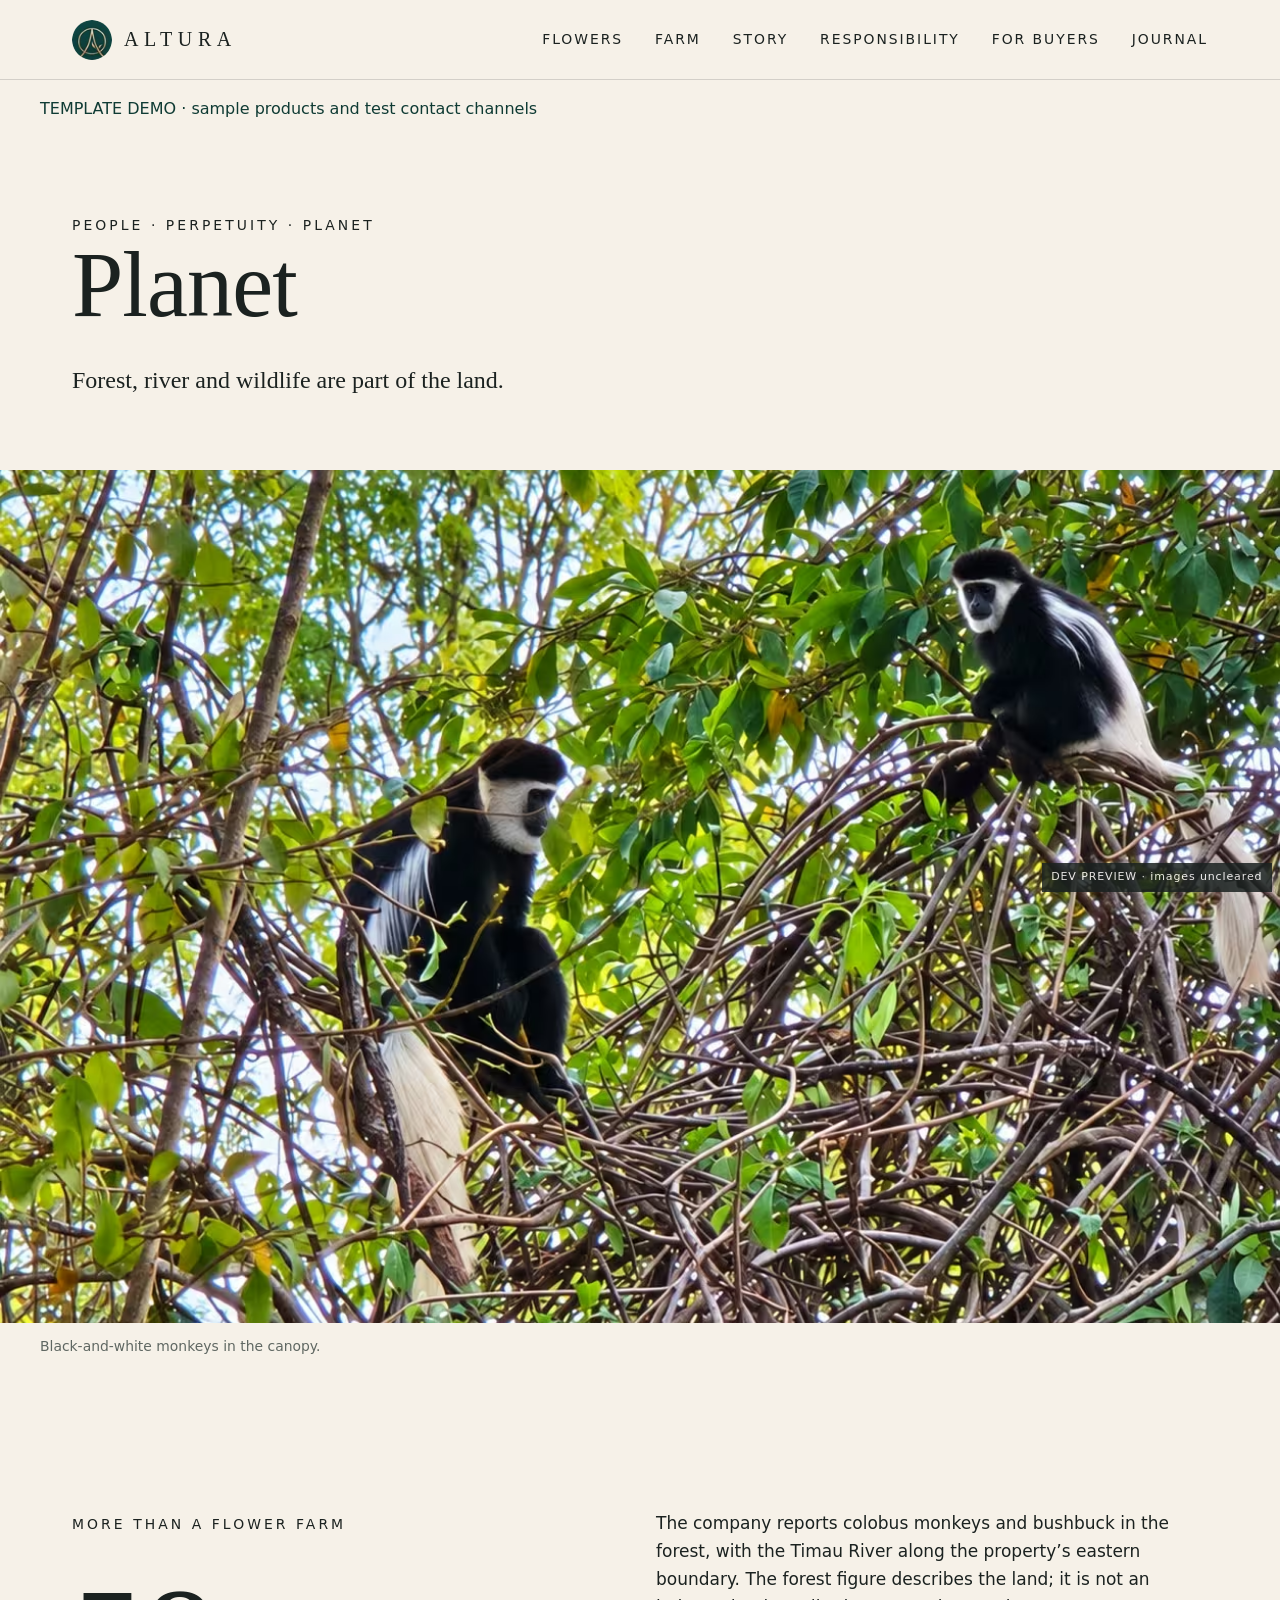
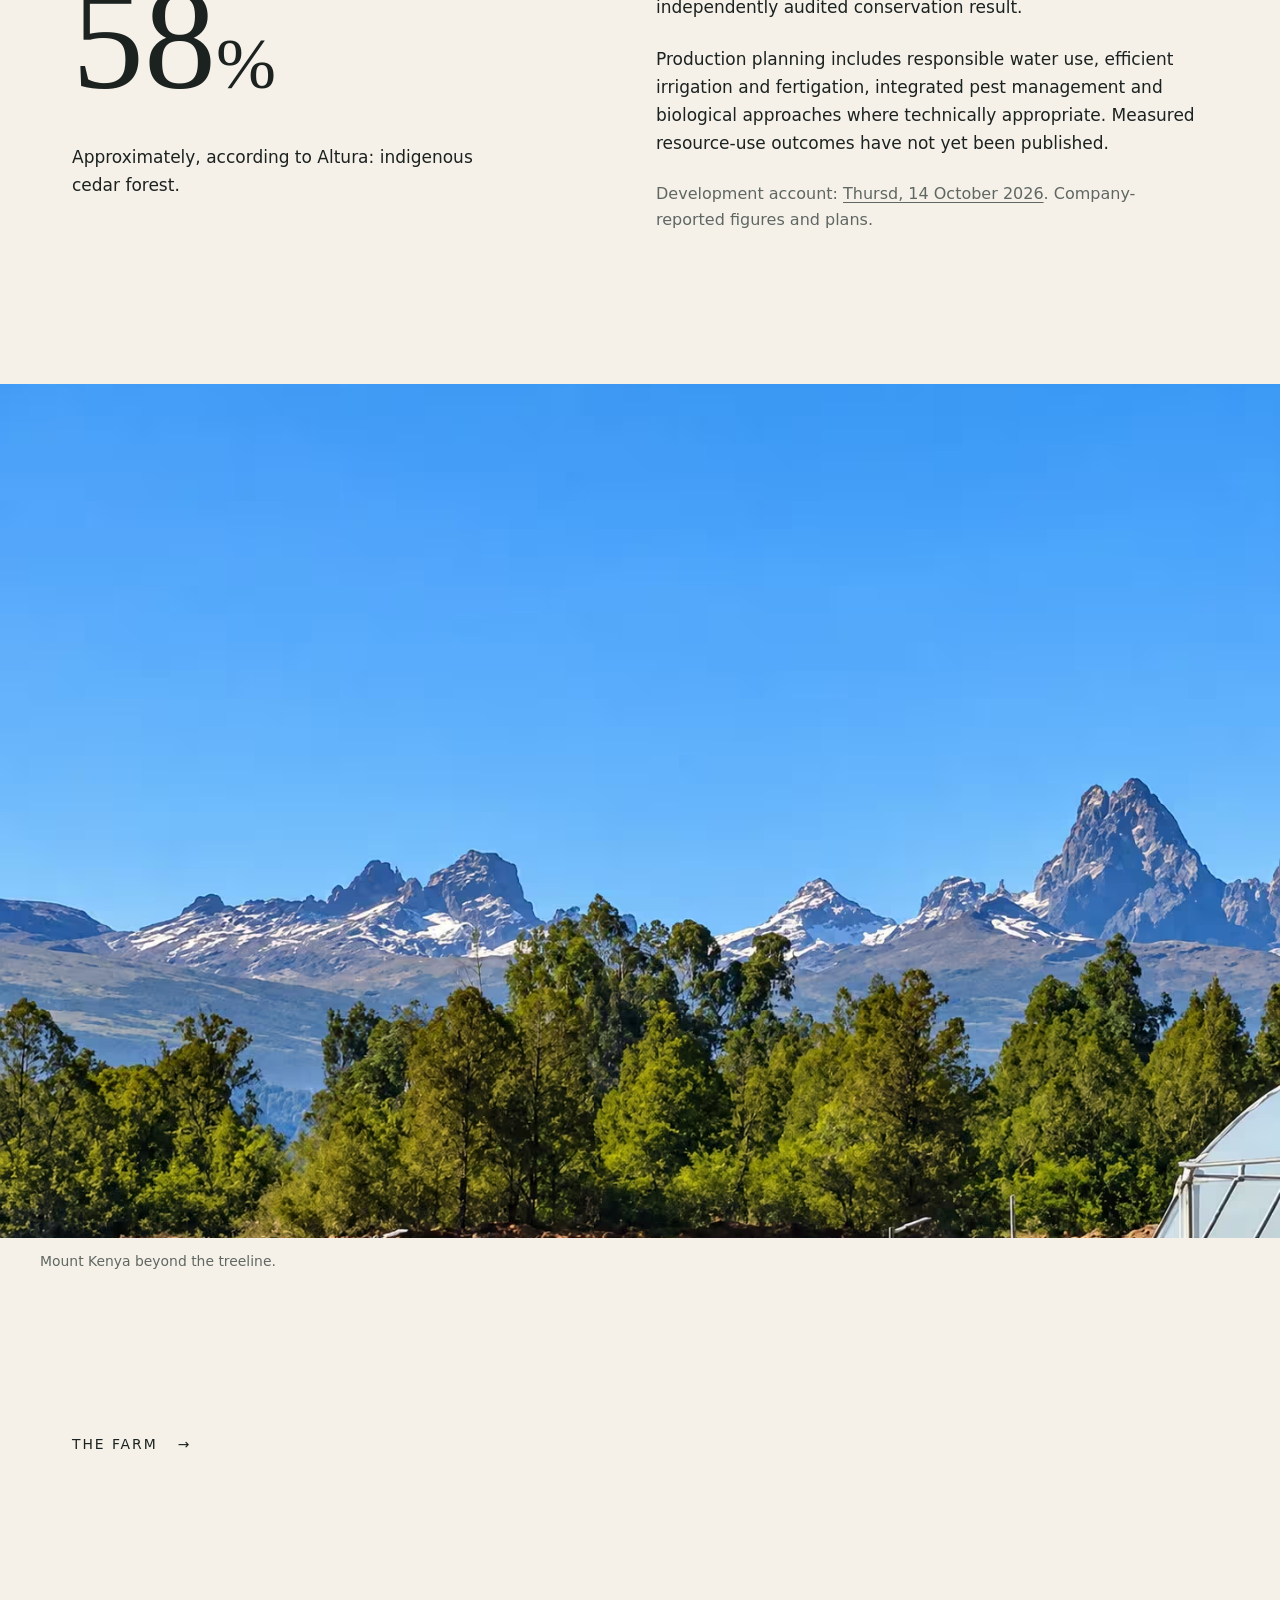
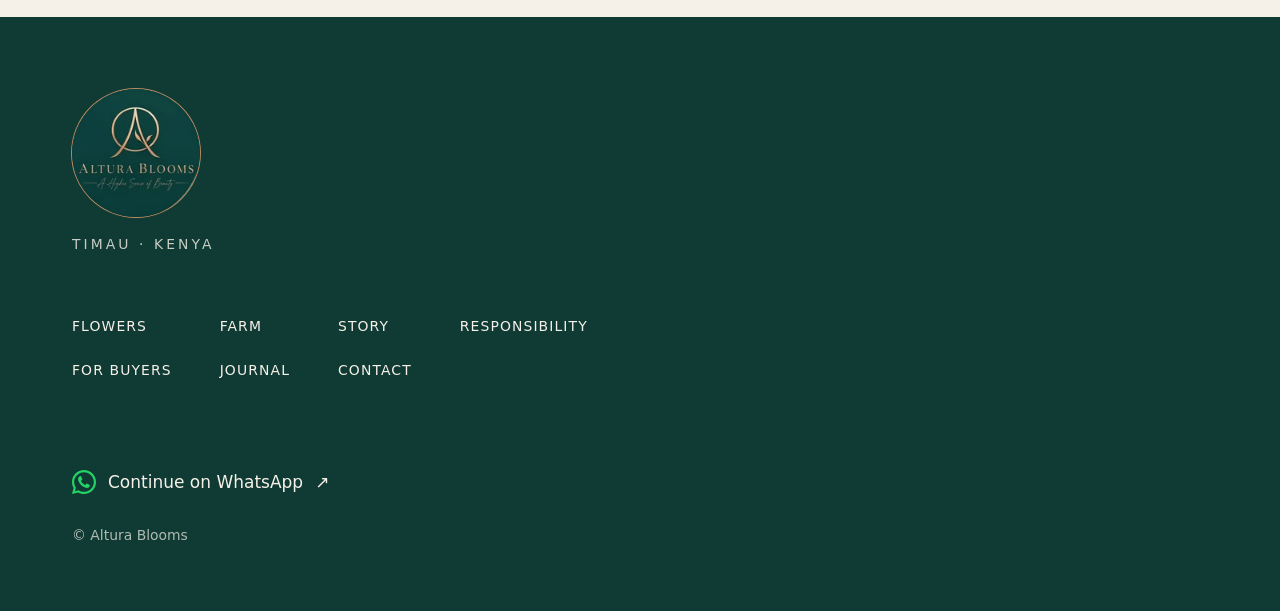
<file: pages/responsibility/planet.html>
<!doctype html>
<html lang="en" data-stage="development">
<head>
<meta charset="utf-8">
<meta name="viewport" content="width=device-width, initial-scale=1, viewport-fit=cover">
<title>Planet — Altura Blooms</title>
<meta name="description" content="Altura Blooms’ land in Timau includes indigenous cedar forest and the Timau River boundary. Planet is one of the company’s three core principles.">
<meta name="robots" content="noindex, nofollow">
<link rel="canonical" href="https://mrafrica12.github.io/altura_blooms/pages/responsibility/planet.html">
<meta property="og:site_name" content="Altura Blooms">
<meta property="og:title" content="Planet — Altura Blooms">
<meta property="og:description" content="Altura Blooms’ land in Timau includes indigenous cedar forest and the Timau River boundary. Planet is one of the company’s three core principles.">
<meta property="og:type" content="website">
<meta property="og:locale" content="en">
<meta name="twitter:card" content="summary">
<meta name="theme-color" content="#0f3b34">
<link rel="icon" type="image/png" sizes="32x32" href="../../assets/logos/favicon/favicon-32.png">
<link rel="apple-touch-icon" href="../../assets/logos/favicon/apple-touch-icon.png">

<link rel="stylesheet" href="../../css/altura.css">
<script>document.documentElement.classList.add('js')</script>
<script type="application/ld+json">{"@context":"https://schema.org","@type":"BreadcrumbList","itemListElement":[{"@type":"ListItem","position":1,"name":"Altura Blooms","item":"https://mrafrica12.github.io/altura_blooms/"},{"@type":"ListItem","position":2,"name":"People · Perpetuity · Planet","item":"https://mrafrica12.github.io/altura_blooms/pages/responsibility/index.html"},{"@type":"ListItem","position":3,"name":"Planet","item":"https://mrafrica12.github.io/altura_blooms/pages/responsibility/planet.html"}]}</script>
</head>
<body>
<a class="skip-link" href="#main">Skip to content</a>
<header class="site-header">
  <div class="site-header__bar">
    <a class="wordmark" href="../../index.html" aria-label="Altura Blooms, home"><img class="wordmark__mark" src="../../assets/logos/web/monogram-96.webp" srcset="../../assets/logos/web/monogram-48.webp 48w, ../../assets/logos/web/monogram-96.webp 96w, ../../assets/logos/web/monogram-144.webp 144w" sizes="40px" width="40" height="40" alt=""><span>Altura</span></a>
    <nav class="nav-desktop" aria-label="Primary"><ul><li><a href="../../pages/flowers/index.html">Flowers</a></li><li><a href="../../pages/farm/index.html">Farm</a></li><li><a href="../../pages/story/index.html">Story</a></li><li><a href="../../pages/responsibility/index.html">Responsibility</a></li><li><a href="../../pages/buyers/index.html">For Buyers</a></li><li><a href="../../pages/journal/index.html">Journal</a></li></ul></nav>
    <button class="menu-toggle" type="button" aria-expanded="false" aria-controls="menu-panel"><span class="menu-toggle__label">Menu</span><span class="menu-toggle__bars" aria-hidden="true"></span></button>
  </div>
  <nav class="menu-panel" id="menu-panel" aria-label="Menu"><ul><li><a href="../../pages/flowers/index.html">Flowers</a></li><li><a href="../../pages/farm/index.html">Our Farm</a></li><li><a href="../../pages/story/index.html">Our Story</a></li><li><a href="../../pages/responsibility/index.html">People · Perpetuity · Planet</a></li><li><a href="../../pages/buyers/index.html">For Buyers</a></li><li><a href="../../pages/journal/index.html">Journal</a></li><li><a href="../../pages/contact/index.html">Contact</a></li></ul><p class="menu-panel__foot">Timau · Kenya</p></nav>
</header>
<main id="main">
<p class="demo-notice">TEMPLATE DEMO · sample products and test contact channels</p>

<section class="page-intro"><div class="container">
  <span class="eyebrow" data-reveal>People · Perpetuity · Planet</span>
  <h1 data-reveal>Planet</h1>
  <p class="lede" data-reveal>Forest, river and wildlife are part of the land.</p>
</div></section>
<section class="section--flush"><figure><div class="media media--wide"><picture><source type="image/avif" srcset="../../assets/images/web/colobus-canopy-480.avif 480w, ../../assets/images/web/colobus-canopy-800.avif 800w, ../../assets/images/web/colobus-canopy-1200.avif 1200w, ../../assets/images/web/colobus-canopy-1254.avif 1254w" sizes="100vw"><source type="image/webp" srcset="../../assets/images/web/colobus-canopy-480.webp 480w, ../../assets/images/web/colobus-canopy-800.webp 800w, ../../assets/images/web/colobus-canopy-1200.webp 1200w, ../../assets/images/web/colobus-canopy-1254.webp 1254w" sizes="100vw"><img src="../../assets/images/web/colobus-canopy-1200.webp" srcset="../../assets/images/web/colobus-canopy-480.webp 480w, ../../assets/images/web/colobus-canopy-800.webp 800w, ../../assets/images/web/colobus-canopy-1200.webp 1200w, ../../assets/images/web/colobus-canopy-1254.webp 1254w" sizes="100vw" width="1254" height="1254" alt="Black-and-white monkeys in a tree canopy" style="object-position:50% 40%" loading="lazy" decoding="async" data-dev-image></picture></div><figcaption>Black-and-white monkeys in the canopy.</figcaption></figure></section>
<section class="section"><div class="container split">
  <div><span class="eyebrow" data-reveal>More than a flower farm</span><p class="forest-figure" data-reveal>58<span>%</span></p><p data-reveal>Approximately, according to Altura: indigenous cedar forest.</p></div>
  <div class="stack">
    <p data-reveal>The company reports colobus monkeys and bushbuck in the forest, with the Timau River along the property’s eastern boundary. The forest figure describes the land; it is not an independently audited conservation result.</p>
    <p data-reveal>Production planning includes responsible water use, efficient irrigation and fertigation, integrated pest management and biological approaches where technically appropriate. Measured resource-use outcomes have not yet been published.</p>
    <p class="caption source-note">Development account: <a href="https://thursd.com/articles/altura-blooms-develops" target="_blank" rel="noopener noreferrer">Thursd, 14 October 2026<span class="visually-hidden"> (opens a new tab)</span></a>. Company-reported figures and plans.</p>
  </div>
</div></section>
<section class="section--flush"><figure><div class="media media--wide"><picture><source type="image/avif" srcset="../../assets/images/web/mountain-treeline-480.avif 480w, ../../assets/images/web/mountain-treeline-800.avif 800w, ../../assets/images/web/mountain-treeline-1200.avif 1200w, ../../assets/images/web/mountain-treeline-1448.avif 1448w" sizes="100vw"><source type="image/webp" srcset="../../assets/images/web/mountain-treeline-480.webp 480w, ../../assets/images/web/mountain-treeline-800.webp 800w, ../../assets/images/web/mountain-treeline-1200.webp 1200w, ../../assets/images/web/mountain-treeline-1448.webp 1448w" sizes="100vw"><img src="../../assets/images/web/mountain-treeline-1200.webp" srcset="../../assets/images/web/mountain-treeline-480.webp 480w, ../../assets/images/web/mountain-treeline-800.webp 800w, ../../assets/images/web/mountain-treeline-1200.webp 1200w, ../../assets/images/web/mountain-treeline-1448.webp 1448w" sizes="100vw" width="1448" height="1086" alt="Snow-capped peaks of Mount Kenya above a treeline" style="object-position:85% 50%" loading="lazy" decoding="async" data-dev-image></picture></div><figcaption>Mount Kenya beyond the treeline.</figcaption></figure></section>
<section class="section"><div class="container"><a class="link-arrow" href="../../pages/farm/index.html">The Farm</a></div></section>
</main>
<footer class="site-footer">
  <div class="container">
    <img class="site-footer__emblem" src="../../assets/logos/web/emblem-160.webp" srcset="../../assets/logos/web/emblem-160.webp 160w, ../../assets/logos/web/emblem-320.webp 320w" sizes="160px" width="160" height="160" alt="Altura Blooms — A Higher Sense of Beauty" loading="lazy">
    <p class="site-footer__place">Timau · Kenya</p>
    <nav aria-label="Footer"><ul><li><a href="../../pages/flowers/index.html">Flowers</a></li><li><a href="../../pages/farm/index.html">Farm</a></li><li><a href="../../pages/story/index.html">Story</a></li><li><a href="../../pages/responsibility/index.html">Responsibility</a></li><li><a href="../../pages/buyers/index.html">For Buyers</a></li><li><a href="../../pages/journal/index.html">Journal</a></li><li><a href="../../pages/contact/index.html">Contact</a></li></ul></nav>
    <a class="whatsapp-action" href="https://wa.me/14045207353?text=Hello%20Altura%20Blooms%2C%0A%0AI'm%20contacting%20you%20through%20the%20Altura%20Blooms%20website%20and%20would%20like%20to%20start%20a%20commercial%20conversation.%0A%0AI'm%20interested%20in%20discussing%20your%20developing%20rose%20assortment%20and%20future%20supply.%0A%0A%5BALTURA-WEB%20%C2%B7%20BUYER-ENQUIRY%5D" target="_blank" rel="noopener noreferrer" referrerpolicy="no-referrer" aria-label="Continue conversation with Altura Blooms on WhatsApp (opens a new tab)"><img src="../../assets/logos/whatsapp/whatsapp-glyph-green.svg" width="24" height="24" alt=""><span>Continue on WhatsApp</span><span aria-hidden="true">↗</span></a>
    <small>© Altura Blooms</small>
  </div>
</footer>
<div class="dev-flag">DEV PREVIEW · images uncleared</div>
<script src="../../js/altura.js" defer></script>



</body>
</html>
</file>
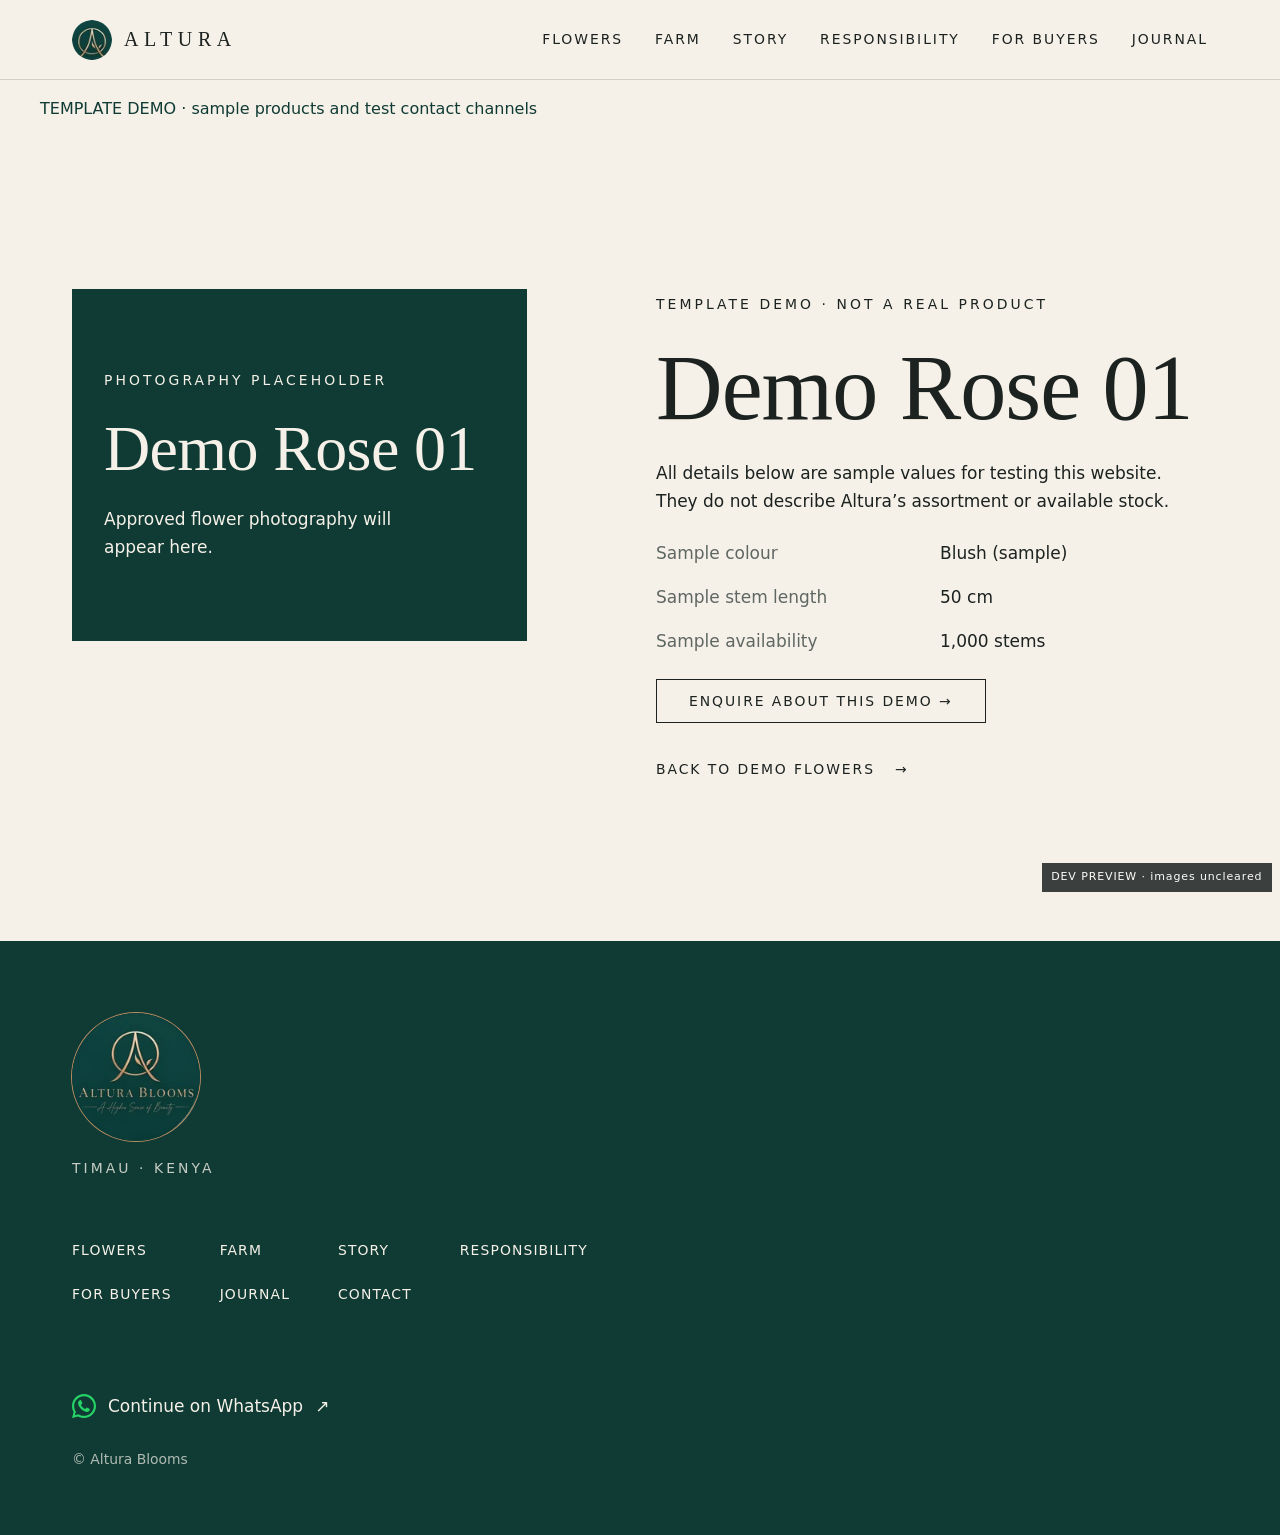
<file: pages/flowers/varieties/demo-rose-01.html>
<!doctype html>
<html lang="en" data-stage="development">
<head>
<meta charset="utf-8">
<meta name="viewport" content="width=device-width, initial-scale=1, viewport-fit=cover">
<title>Demo Rose 01 — Template demo</title>
<meta name="description" content="Fictional template example. Not an Altura variety or stock offer.">
<meta name="robots" content="noindex, nofollow">
<link rel="canonical" href="https://mrafrica12.github.io/altura_blooms/pages/flowers/varieties/demo-rose-01.html">
<meta property="og:site_name" content="Altura Blooms">
<meta property="og:title" content="Demo Rose 01 — Template demo">
<meta property="og:description" content="Fictional template example. Not an Altura variety or stock offer.">
<meta property="og:type" content="website">
<meta property="og:locale" content="en">
<meta name="twitter:card" content="summary">
<meta name="theme-color" content="#0f3b34">
<link rel="icon" type="image/png" sizes="32x32" href="../../../assets/logos/favicon/favicon-32.png">
<link rel="apple-touch-icon" href="../../../assets/logos/favicon/apple-touch-icon.png">

<link rel="stylesheet" href="../../../css/altura.css">
<script>document.documentElement.classList.add('js')</script>

</head>
<body>
<a class="skip-link" href="#main">Skip to content</a>
<header class="site-header">
  <div class="site-header__bar">
    <a class="wordmark" href="../../../index.html" aria-label="Altura Blooms, home"><img class="wordmark__mark" src="../../../assets/logos/web/monogram-96.webp" srcset="../../../assets/logos/web/monogram-48.webp 48w, ../../../assets/logos/web/monogram-96.webp 96w, ../../../assets/logos/web/monogram-144.webp 144w" sizes="40px" width="40" height="40" alt=""><span>Altura</span></a>
    <nav class="nav-desktop" aria-label="Primary"><ul><li><a href="../../../pages/flowers/index.html">Flowers</a></li><li><a href="../../../pages/farm/index.html">Farm</a></li><li><a href="../../../pages/story/index.html">Story</a></li><li><a href="../../../pages/responsibility/index.html">Responsibility</a></li><li><a href="../../../pages/buyers/index.html">For Buyers</a></li><li><a href="../../../pages/journal/index.html">Journal</a></li></ul></nav>
    <button class="menu-toggle" type="button" aria-expanded="false" aria-controls="menu-panel"><span class="menu-toggle__label">Menu</span><span class="menu-toggle__bars" aria-hidden="true"></span></button>
  </div>
  <nav class="menu-panel" id="menu-panel" aria-label="Menu"><ul><li><a href="../../../pages/flowers/index.html">Flowers</a></li><li><a href="../../../pages/farm/index.html">Our Farm</a></li><li><a href="../../../pages/story/index.html">Our Story</a></li><li><a href="../../../pages/responsibility/index.html">People · Perpetuity · Planet</a></li><li><a href="../../../pages/buyers/index.html">For Buyers</a></li><li><a href="../../../pages/journal/index.html">Journal</a></li><li><a href="../../../pages/contact/index.html">Contact</a></li></ul><p class="menu-panel__foot">Timau · Kenya</p></nav>
</header>
<main id="main">
<p class="demo-notice">TEMPLATE DEMO · sample products and test contact channels</p>
<section class="section"><div class="container split">
    <div class="demo-photo"><span class="eyebrow">Photography placeholder</span><span class="display">Demo Rose 01</span><p>Approved flower photography will appear here.</p></div>
    <div class="stack"><span class="eyebrow">Template demo · not a real product</span><h1>Demo Rose 01</h1><p>All details below are sample values for testing this website. They do not describe Altura’s assortment or available stock.</p>
    <dl class="demo-specs"><dt>Sample colour</dt><dd>Blush (sample)</dd><dt>Sample stem length</dt><dd>50 cm</dd><dt>Sample availability</dt><dd>1,000 stems</dd></dl>
    <a class="btn" href="../../../pages/buyers/enquiry.html?demo=demo-rose-01">Enquire about this demo →</a>
    <a class="link-arrow" href="../../../pages/flowers/index.html#demo-catalogue">Back to demo flowers</a></div>
  </div></section>
</main>
<footer class="site-footer">
  <div class="container">
    <img class="site-footer__emblem" src="../../../assets/logos/web/emblem-160.webp" srcset="../../../assets/logos/web/emblem-160.webp 160w, ../../../assets/logos/web/emblem-320.webp 320w" sizes="160px" width="160" height="160" alt="Altura Blooms — A Higher Sense of Beauty" loading="lazy">
    <p class="site-footer__place">Timau · Kenya</p>
    <nav aria-label="Footer"><ul><li><a href="../../../pages/flowers/index.html">Flowers</a></li><li><a href="../../../pages/farm/index.html">Farm</a></li><li><a href="../../../pages/story/index.html">Story</a></li><li><a href="../../../pages/responsibility/index.html">Responsibility</a></li><li><a href="../../../pages/buyers/index.html">For Buyers</a></li><li><a href="../../../pages/journal/index.html">Journal</a></li><li><a href="../../../pages/contact/index.html">Contact</a></li></ul></nav>
    <a class="whatsapp-action" href="https://wa.me/14045207353?text=Hello%20Altura%20Blooms%2C%0A%0AI'm%20contacting%20you%20through%20the%20Altura%20Blooms%20website%20and%20would%20like%20to%20start%20a%20commercial%20conversation.%0A%0AI'm%20interested%20in%20discussing%20your%20developing%20rose%20assortment%20and%20future%20supply.%0A%0A%5BALTURA-WEB%20%C2%B7%20BUYER-ENQUIRY%5D" target="_blank" rel="noopener noreferrer" referrerpolicy="no-referrer" aria-label="Continue conversation with Altura Blooms on WhatsApp (opens a new tab)"><img src="../../../assets/logos/whatsapp/whatsapp-glyph-green.svg" width="24" height="24" alt=""><span>Continue on WhatsApp</span><span aria-hidden="true">↗</span></a>
    <small>© Altura Blooms</small>
  </div>
</footer>
<div class="dev-flag">DEV PREVIEW · images uncleared</div>
<script src="../../../js/altura.js" defer></script>



</body>
</html>
</file>
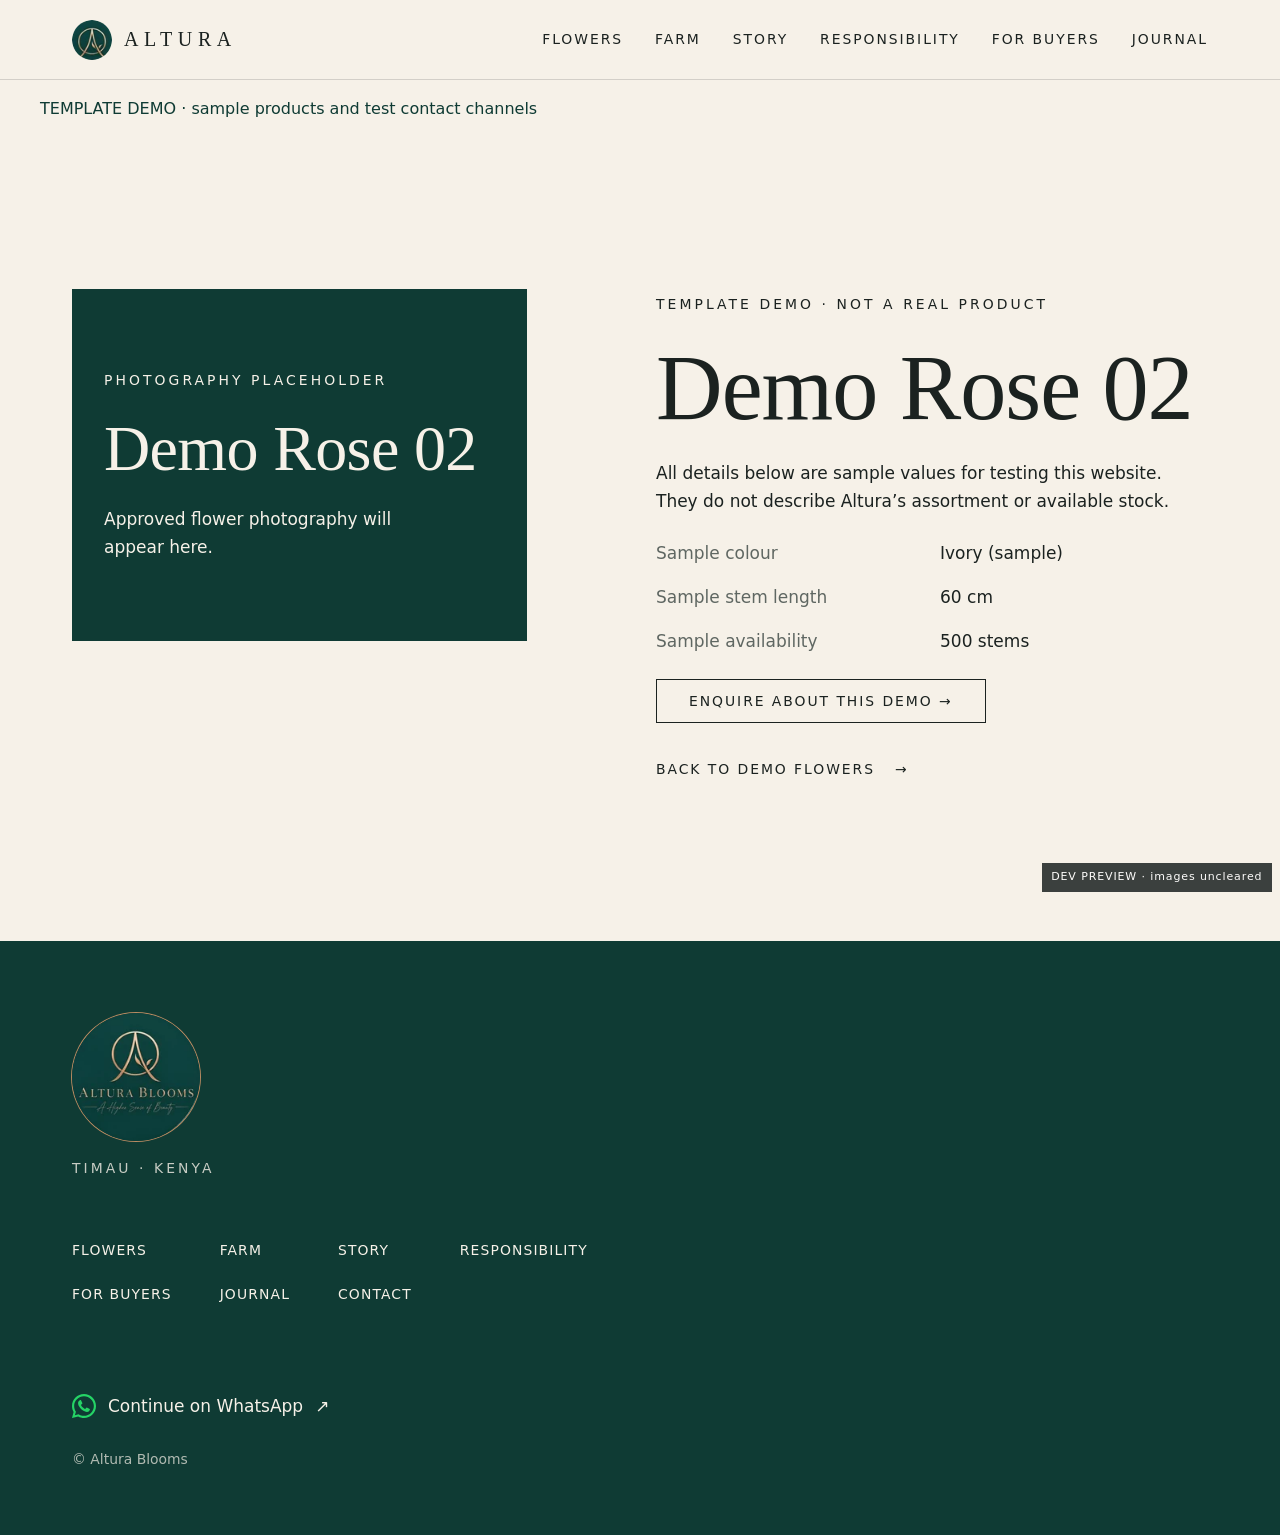
<file: pages/flowers/varieties/demo-rose-02.html>
<!doctype html>
<html lang="en" data-stage="development">
<head>
<meta charset="utf-8">
<meta name="viewport" content="width=device-width, initial-scale=1, viewport-fit=cover">
<title>Demo Rose 02 — Template demo</title>
<meta name="description" content="Fictional template example. Not an Altura variety or stock offer.">
<meta name="robots" content="noindex, nofollow">
<link rel="canonical" href="https://mrafrica12.github.io/altura_blooms/pages/flowers/varieties/demo-rose-02.html">
<meta property="og:site_name" content="Altura Blooms">
<meta property="og:title" content="Demo Rose 02 — Template demo">
<meta property="og:description" content="Fictional template example. Not an Altura variety or stock offer.">
<meta property="og:type" content="website">
<meta property="og:locale" content="en">
<meta name="twitter:card" content="summary">
<meta name="theme-color" content="#0f3b34">
<link rel="icon" type="image/png" sizes="32x32" href="../../../assets/logos/favicon/favicon-32.png">
<link rel="apple-touch-icon" href="../../../assets/logos/favicon/apple-touch-icon.png">

<link rel="stylesheet" href="../../../css/altura.css">
<script>document.documentElement.classList.add('js')</script>

</head>
<body>
<a class="skip-link" href="#main">Skip to content</a>
<header class="site-header">
  <div class="site-header__bar">
    <a class="wordmark" href="../../../index.html" aria-label="Altura Blooms, home"><img class="wordmark__mark" src="../../../assets/logos/web/monogram-96.webp" srcset="../../../assets/logos/web/monogram-48.webp 48w, ../../../assets/logos/web/monogram-96.webp 96w, ../../../assets/logos/web/monogram-144.webp 144w" sizes="40px" width="40" height="40" alt=""><span>Altura</span></a>
    <nav class="nav-desktop" aria-label="Primary"><ul><li><a href="../../../pages/flowers/index.html">Flowers</a></li><li><a href="../../../pages/farm/index.html">Farm</a></li><li><a href="../../../pages/story/index.html">Story</a></li><li><a href="../../../pages/responsibility/index.html">Responsibility</a></li><li><a href="../../../pages/buyers/index.html">For Buyers</a></li><li><a href="../../../pages/journal/index.html">Journal</a></li></ul></nav>
    <button class="menu-toggle" type="button" aria-expanded="false" aria-controls="menu-panel"><span class="menu-toggle__label">Menu</span><span class="menu-toggle__bars" aria-hidden="true"></span></button>
  </div>
  <nav class="menu-panel" id="menu-panel" aria-label="Menu"><ul><li><a href="../../../pages/flowers/index.html">Flowers</a></li><li><a href="../../../pages/farm/index.html">Our Farm</a></li><li><a href="../../../pages/story/index.html">Our Story</a></li><li><a href="../../../pages/responsibility/index.html">People · Perpetuity · Planet</a></li><li><a href="../../../pages/buyers/index.html">For Buyers</a></li><li><a href="../../../pages/journal/index.html">Journal</a></li><li><a href="../../../pages/contact/index.html">Contact</a></li></ul><p class="menu-panel__foot">Timau · Kenya</p></nav>
</header>
<main id="main">
<p class="demo-notice">TEMPLATE DEMO · sample products and test contact channels</p>
<section class="section"><div class="container split">
    <div class="demo-photo"><span class="eyebrow">Photography placeholder</span><span class="display">Demo Rose 02</span><p>Approved flower photography will appear here.</p></div>
    <div class="stack"><span class="eyebrow">Template demo · not a real product</span><h1>Demo Rose 02</h1><p>All details below are sample values for testing this website. They do not describe Altura’s assortment or available stock.</p>
    <dl class="demo-specs"><dt>Sample colour</dt><dd>Ivory (sample)</dd><dt>Sample stem length</dt><dd>60 cm</dd><dt>Sample availability</dt><dd>500 stems</dd></dl>
    <a class="btn" href="../../../pages/buyers/enquiry.html?demo=demo-rose-02">Enquire about this demo →</a>
    <a class="link-arrow" href="../../../pages/flowers/index.html#demo-catalogue">Back to demo flowers</a></div>
  </div></section>
</main>
<footer class="site-footer">
  <div class="container">
    <img class="site-footer__emblem" src="../../../assets/logos/web/emblem-160.webp" srcset="../../../assets/logos/web/emblem-160.webp 160w, ../../../assets/logos/web/emblem-320.webp 320w" sizes="160px" width="160" height="160" alt="Altura Blooms — A Higher Sense of Beauty" loading="lazy">
    <p class="site-footer__place">Timau · Kenya</p>
    <nav aria-label="Footer"><ul><li><a href="../../../pages/flowers/index.html">Flowers</a></li><li><a href="../../../pages/farm/index.html">Farm</a></li><li><a href="../../../pages/story/index.html">Story</a></li><li><a href="../../../pages/responsibility/index.html">Responsibility</a></li><li><a href="../../../pages/buyers/index.html">For Buyers</a></li><li><a href="../../../pages/journal/index.html">Journal</a></li><li><a href="../../../pages/contact/index.html">Contact</a></li></ul></nav>
    <a class="whatsapp-action" href="https://wa.me/14045207353?text=Hello%20Altura%20Blooms%2C%0A%0AI'm%20contacting%20you%20through%20the%20Altura%20Blooms%20website%20and%20would%20like%20to%20start%20a%20commercial%20conversation.%0A%0AI'm%20interested%20in%20discussing%20your%20developing%20rose%20assortment%20and%20future%20supply.%0A%0A%5BALTURA-WEB%20%C2%B7%20BUYER-ENQUIRY%5D" target="_blank" rel="noopener noreferrer" referrerpolicy="no-referrer" aria-label="Continue conversation with Altura Blooms on WhatsApp (opens a new tab)"><img src="../../../assets/logos/whatsapp/whatsapp-glyph-green.svg" width="24" height="24" alt=""><span>Continue on WhatsApp</span><span aria-hidden="true">↗</span></a>
    <small>© Altura Blooms</small>
  </div>
</footer>
<div class="dev-flag">DEV PREVIEW · images uncleared</div>
<script src="../../../js/altura.js" defer></script>



</body>
</html>
</file>
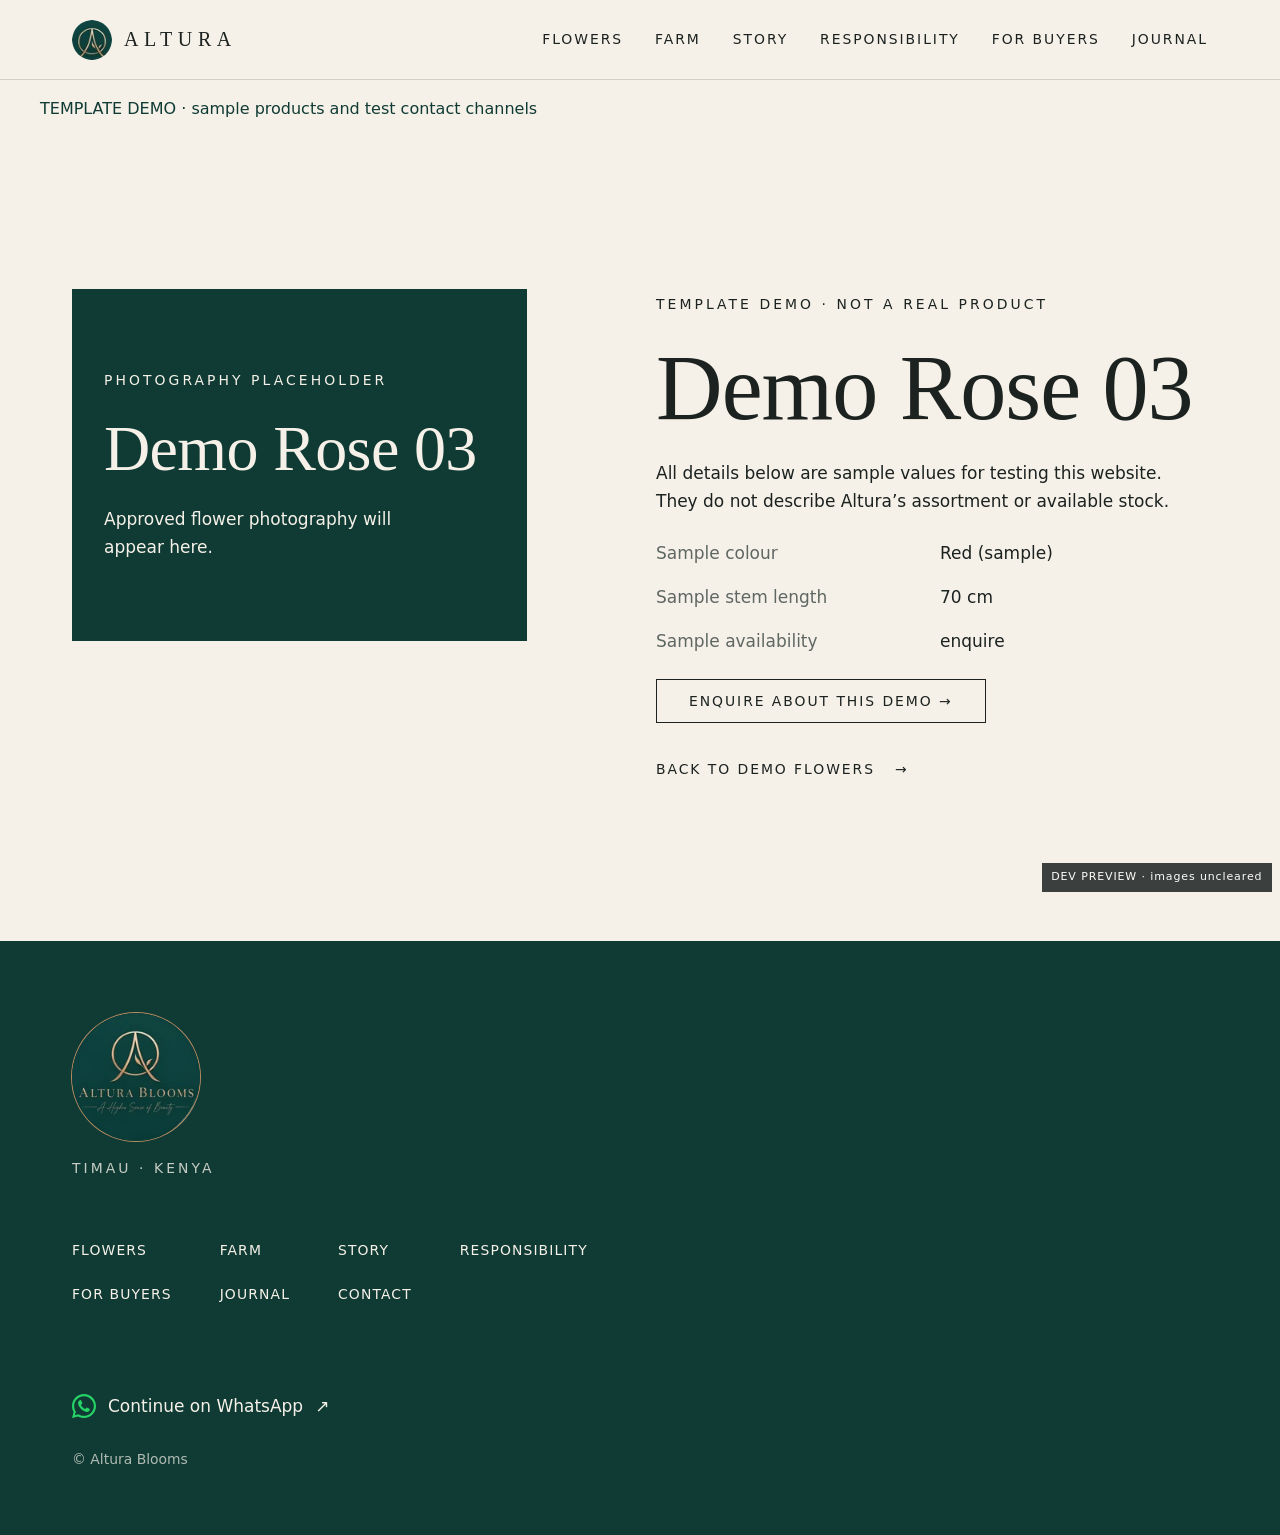
<file: pages/flowers/varieties/demo-rose-03.html>
<!doctype html>
<html lang="en" data-stage="development">
<head>
<meta charset="utf-8">
<meta name="viewport" content="width=device-width, initial-scale=1, viewport-fit=cover">
<title>Demo Rose 03 — Template demo</title>
<meta name="description" content="Fictional template example. Not an Altura variety or stock offer.">
<meta name="robots" content="noindex, nofollow">
<link rel="canonical" href="https://mrafrica12.github.io/altura_blooms/pages/flowers/varieties/demo-rose-03.html">
<meta property="og:site_name" content="Altura Blooms">
<meta property="og:title" content="Demo Rose 03 — Template demo">
<meta property="og:description" content="Fictional template example. Not an Altura variety or stock offer.">
<meta property="og:type" content="website">
<meta property="og:locale" content="en">
<meta name="twitter:card" content="summary">
<meta name="theme-color" content="#0f3b34">
<link rel="icon" type="image/png" sizes="32x32" href="../../../assets/logos/favicon/favicon-32.png">
<link rel="apple-touch-icon" href="../../../assets/logos/favicon/apple-touch-icon.png">

<link rel="stylesheet" href="../../../css/altura.css">
<script>document.documentElement.classList.add('js')</script>

</head>
<body>
<a class="skip-link" href="#main">Skip to content</a>
<header class="site-header">
  <div class="site-header__bar">
    <a class="wordmark" href="../../../index.html" aria-label="Altura Blooms, home"><img class="wordmark__mark" src="../../../assets/logos/web/monogram-96.webp" srcset="../../../assets/logos/web/monogram-48.webp 48w, ../../../assets/logos/web/monogram-96.webp 96w, ../../../assets/logos/web/monogram-144.webp 144w" sizes="40px" width="40" height="40" alt=""><span>Altura</span></a>
    <nav class="nav-desktop" aria-label="Primary"><ul><li><a href="../../../pages/flowers/index.html">Flowers</a></li><li><a href="../../../pages/farm/index.html">Farm</a></li><li><a href="../../../pages/story/index.html">Story</a></li><li><a href="../../../pages/responsibility/index.html">Responsibility</a></li><li><a href="../../../pages/buyers/index.html">For Buyers</a></li><li><a href="../../../pages/journal/index.html">Journal</a></li></ul></nav>
    <button class="menu-toggle" type="button" aria-expanded="false" aria-controls="menu-panel"><span class="menu-toggle__label">Menu</span><span class="menu-toggle__bars" aria-hidden="true"></span></button>
  </div>
  <nav class="menu-panel" id="menu-panel" aria-label="Menu"><ul><li><a href="../../../pages/flowers/index.html">Flowers</a></li><li><a href="../../../pages/farm/index.html">Our Farm</a></li><li><a href="../../../pages/story/index.html">Our Story</a></li><li><a href="../../../pages/responsibility/index.html">People · Perpetuity · Planet</a></li><li><a href="../../../pages/buyers/index.html">For Buyers</a></li><li><a href="../../../pages/journal/index.html">Journal</a></li><li><a href="../../../pages/contact/index.html">Contact</a></li></ul><p class="menu-panel__foot">Timau · Kenya</p></nav>
</header>
<main id="main">
<p class="demo-notice">TEMPLATE DEMO · sample products and test contact channels</p>
<section class="section"><div class="container split">
    <div class="demo-photo"><span class="eyebrow">Photography placeholder</span><span class="display">Demo Rose 03</span><p>Approved flower photography will appear here.</p></div>
    <div class="stack"><span class="eyebrow">Template demo · not a real product</span><h1>Demo Rose 03</h1><p>All details below are sample values for testing this website. They do not describe Altura’s assortment or available stock.</p>
    <dl class="demo-specs"><dt>Sample colour</dt><dd>Red (sample)</dd><dt>Sample stem length</dt><dd>70 cm</dd><dt>Sample availability</dt><dd>enquire</dd></dl>
    <a class="btn" href="../../../pages/buyers/enquiry.html?demo=demo-rose-03">Enquire about this demo →</a>
    <a class="link-arrow" href="../../../pages/flowers/index.html#demo-catalogue">Back to demo flowers</a></div>
  </div></section>
</main>
<footer class="site-footer">
  <div class="container">
    <img class="site-footer__emblem" src="../../../assets/logos/web/emblem-160.webp" srcset="../../../assets/logos/web/emblem-160.webp 160w, ../../../assets/logos/web/emblem-320.webp 320w" sizes="160px" width="160" height="160" alt="Altura Blooms — A Higher Sense of Beauty" loading="lazy">
    <p class="site-footer__place">Timau · Kenya</p>
    <nav aria-label="Footer"><ul><li><a href="../../../pages/flowers/index.html">Flowers</a></li><li><a href="../../../pages/farm/index.html">Farm</a></li><li><a href="../../../pages/story/index.html">Story</a></li><li><a href="../../../pages/responsibility/index.html">Responsibility</a></li><li><a href="../../../pages/buyers/index.html">For Buyers</a></li><li><a href="../../../pages/journal/index.html">Journal</a></li><li><a href="../../../pages/contact/index.html">Contact</a></li></ul></nav>
    <a class="whatsapp-action" href="https://wa.me/14045207353?text=Hello%20Altura%20Blooms%2C%0A%0AI'm%20contacting%20you%20through%20the%20Altura%20Blooms%20website%20and%20would%20like%20to%20start%20a%20commercial%20conversation.%0A%0AI'm%20interested%20in%20discussing%20your%20developing%20rose%20assortment%20and%20future%20supply.%0A%0A%5BALTURA-WEB%20%C2%B7%20BUYER-ENQUIRY%5D" target="_blank" rel="noopener noreferrer" referrerpolicy="no-referrer" aria-label="Continue conversation with Altura Blooms on WhatsApp (opens a new tab)"><img src="../../../assets/logos/whatsapp/whatsapp-glyph-green.svg" width="24" height="24" alt=""><span>Continue on WhatsApp</span><span aria-hidden="true">↗</span></a>
    <small>© Altura Blooms</small>
  </div>
</footer>
<div class="dev-flag">DEV PREVIEW · images uncleared</div>
<script src="../../../js/altura.js" defer></script>



</body>
</html>
</file>
<file: css/altura.css>
/* Altura Blooms design tokens.
   COLOURS ARE PROVISIONAL — no approved HEX/RGB values have been supplied (research §5).
   They were chosen to evoke the observed identity (deep green, rose-gold/peach, ivory)
   and must be replaced with the client's brand values. Do not treat them as official.
   Breakpoints (media queries cannot use custom properties):
   mobile-first base 390 · 768 tablet · 1024 laptop · 1440 desktop · 1920 large */
:root {
  /* colour — PROVISIONAL, pending client approval */
  --altura-deep-green: #0f3b34;
  --altura-deep-green-soft: #1a4f46;
  --altura-gold: #b98b62;
  --altura-peach: #e9cdb6;
  --altura-ivory: #f6f1e8;
  --altura-white: #ffffff;
  --altura-charcoal: #1b2220;
  --altura-muted: #5f6762;
  --altura-rule: rgb(27 34 32 / 0.16);
  --altura-rule-light: rgb(255 255 255 / 0.28);

  /* type */
  --font-display: "Cormorant Garamond", Cormorant, "Bodoni 72", Didot, "Iowan Old Style", "Palatino Linotype", Palatino, Georgia, serif;
  --font-body: system-ui, -apple-system, "Segoe UI", Roboto, "Helvetica Neue", Arial, sans-serif;
  --step--1: clamp(0.8125rem, 0.79rem + 0.1vw, 0.875rem);
  --step-0: clamp(1rem, 0.97rem + 0.15vw, 1.0625rem);
  --step-1: clamp(1.25rem, 1.15rem + 0.5vw, 1.5rem);
  --step-2: clamp(1.75rem, 1.5rem + 1.2vw, 2.5rem);
  --step-3: clamp(2.5rem, 2rem + 2.5vw, 4rem);
  --step-4: clamp(3.25rem, 2.4rem + 4.2vw, 6.5rem);
  --step-5: clamp(4rem, 2.6rem + 7vw, 10rem);
  --tracking-wide: 0.22em;
  --tracking-caps: 0.14em;

  /* spacing rhythm (4px base) */
  --space-1: 0.25rem;
  --space-2: 0.5rem;
  --space-3: 0.75rem;
  --space-4: 1rem;
  --space-5: 1.5rem;
  --space-6: 2rem;
  --space-7: 3rem;
  --space-8: 4.5rem;
  --space-9: 7rem;
  --gutter: 1.25rem;
  --section-space: clamp(4.5rem, 3rem + 8vw, 10rem);

  /* container widths */
  --container: 76rem;
  --container-narrow: 40rem;
  --container-text: 34rem;

  /* borders, motion, layers */
  --rule: 1px solid var(--altura-rule);
  --ease: cubic-bezier(0.22, 0.61, 0.36, 1);
  --duration-1: 200ms;
  --duration-2: 600ms;
  --duration-3: 1100ms;
  --z-header: 50;
  --z-menu: 60;
  --z-skip: 100;
  --header-height: 4.25rem;
  --touch: 2.75rem;
}
@media (min-width: 768px) { :root { --gutter: 2.5rem; --header-height: 5rem; } }
@media (min-width: 1440px) { :root { --gutter: 4rem; --container: 90rem; } }
*, *::before, *::after { box-sizing: border-box; }
html { -webkit-text-size-adjust: 100%; text-size-adjust: 100%; }
body, h1, h2, h3, h4, p, figure, blockquote, ul, ol, dl, dd { margin: 0; }
ul[role="list"], ol[role="list"], .list-plain { list-style: none; padding: 0; }
img, picture, svg { display: block; max-width: 100%; }
img { height: auto; }
button, input, select, textarea { font: inherit; color: inherit; }
button { cursor: pointer; }
a { color: inherit; }
[hidden] { display: none !important; }
body { font-family: var(--font-body); font-size: var(--step-0); line-height: 1.65; }
h1, h2, h3, .display { font-family: var(--font-display); font-weight: 400; line-height: 1.02; letter-spacing: -0.01em; text-wrap: balance; }
h1 { font-size: var(--step-4); }
h2 { font-size: var(--step-3); }
h3 { font-size: var(--step-2); }
.display--xl { font-size: var(--step-5); line-height: 0.92; }
.eyebrow { font-size: var(--step--1); letter-spacing: var(--tracking-wide); text-transform: uppercase; font-weight: 500; }
.eyebrow::before { content: ""; display: inline-block; width: 2rem; height: 1px; background: currentColor; vertical-align: middle; margin-right: var(--space-3); opacity: 0.7; }
.lede { font-family: var(--font-display); font-size: var(--step-1); line-height: 1.4; }
.tagline { font-family: var(--font-display); font-style: italic; }
.caption { font-size: var(--step--1); color: var(--altura-muted); }
p { max-width: var(--container-text); text-wrap: pretty; }
blockquote { font-family: var(--font-display); font-size: var(--step-2); line-height: 1.2; }
blockquote footer { font-family: var(--font-body); font-size: var(--step--1); letter-spacing: var(--tracking-caps); text-transform: uppercase; margin-top: var(--space-4); }
html { scroll-behavior: smooth; }
body { background: var(--altura-ivory); color: var(--altura-charcoal); min-height: 100vh; overflow-x: hidden; }
:focus-visible { outline: 2px solid var(--altura-gold); outline-offset: 3px; }
::selection { background: var(--altura-peach); color: var(--altura-charcoal); }
.skip-link { position: fixed; left: var(--space-4); top: var(--space-4); z-index: var(--z-skip); background: var(--altura-white); color: var(--altura-charcoal); padding: var(--space-3) var(--space-4); transform: translateY(-200%); }
.skip-link:focus { transform: none; }
main { display: block; }
.container { width: 100%; max-width: var(--container); margin-inline: auto; padding-inline: var(--gutter); }
.container--narrow { max-width: calc(var(--container-narrow) + 2 * var(--gutter)); }
.section { padding-block: var(--section-space); }
.section--dark { background: var(--altura-deep-green); color: var(--altura-ivory); }
.section--flush { padding-block: 0; }
.stack > * + * { margin-top: var(--space-5); }
.stack--lg > * + * { margin-top: var(--space-7); }
.section-head { margin-bottom: var(--space-7); }
.section-head .eyebrow { margin-bottom: var(--space-5); display: block; }

/* editorial split: stacked on mobile, asymmetric on wider screens */
.split { display: grid; gap: var(--space-6); }
.rule-top { border-top: var(--rule); padding-top: var(--space-5); }

/* full-bleed figure with caption */
.bleed { width: 100%; }
.media { position: relative; overflow: hidden; background: var(--altura-deep-green-soft); }
.media picture { display: block; width: 100%; height: 100%; }
.media img { width: 100%; height: 100%; object-fit: cover; }
.media--tall { aspect-ratio: 4 / 5; }
.media--wide { aspect-ratio: 3 / 2; }
.media--cinema { aspect-ratio: 4 / 5; }
figure figcaption { margin-top: var(--space-3); padding-inline: var(--gutter); font-size: var(--step--1); color: var(--altura-muted); }
.section--dark figure figcaption { color: rgb(246 241 232 / 0.7); }
/* buttons / links: text-led, quiet */
.link-arrow { display: inline-flex; align-items: center; gap: var(--space-3); min-height: var(--touch); font-size: var(--step--1); letter-spacing: var(--tracking-caps); text-transform: uppercase; text-decoration: none; font-weight: 500; border-bottom: 1px solid currentColor; padding-block: var(--space-2); }
.link-arrow::after { content: "→"; transition: transform var(--duration-1) var(--ease); }
.link-arrow:hover::after { transform: translateX(0.35rem); }
.btn { display: inline-flex; align-items: center; justify-content: center; min-height: var(--touch); padding: 0 var(--space-6); border: 1px solid currentColor; background: transparent; text-decoration: none; font-size: var(--step--1); letter-spacing: var(--tracking-caps); text-transform: uppercase; font-weight: 500; transition: background var(--duration-1), color var(--duration-1); }
.btn:hover { background: var(--altura-charcoal); color: var(--altura-ivory); }
.section--dark .btn:hover, .hero .btn:hover { background: var(--altura-ivory); color: var(--altura-deep-green); }
.btn[disabled] { opacity: 0.45; cursor: not-allowed; }
.btn[disabled]:hover { background: transparent; color: inherit; }

/* hero */
.hero { position: relative; min-height: 100svh; display: flex; align-items: flex-end; color: var(--altura-white); background: var(--altura-deep-green); isolation: isolate; }
.hero .media { position: absolute; inset: 0; z-index: -2; }
.hero::after { content: ""; position: absolute; inset: 0; z-index: -1; background: linear-gradient(to top, rgb(10 30 27 / 0.8), rgb(10 30 27 / 0.25) 45%, rgb(10 30 27 / 0) 68%); }
.hero__inner { width: 100%; padding: 0 var(--gutter) calc(var(--space-7) + env(safe-area-inset-bottom)); max-width: var(--container); margin-inline: auto; }
.hero__brand { font-size: var(--step--1); letter-spacing: var(--tracking-wide); text-transform: uppercase; margin-bottom: var(--space-4); }
.hero__title { font-size: var(--step-4); max-width: 11ch; }
.hero__place { margin-top: var(--space-5); font-size: var(--step--1); letter-spacing: var(--tracking-wide); text-transform: uppercase; }
.hero .link-arrow { margin-top: var(--space-5); }
.hero--page { min-height: 72svh; }

/* page intro (non-image) */
.page-intro { padding-top: calc(var(--header-height) + var(--space-8)); padding-bottom: var(--space-8); }
.page-intro h1 { max-width: 14ch; }
.page-intro .lede { margin-top: var(--space-6); max-width: 28rem; }

/* three principles */
.principle { position: relative; min-height: 88svh; display: flex; align-items: flex-end; color: var(--altura-ivory); background: var(--altura-deep-green); isolation: isolate; }
.principle .media { position: absolute; inset: 0; z-index: -2; }
.principle::after { content: ""; position: absolute; inset: 0; z-index: -1; background: linear-gradient(to top, rgb(10 30 27 / 0.78), rgb(10 30 27 / 0.1) 70%); }
.principle--plain::after { display: none; }
.principle__inner { width: 100%; max-width: var(--container); margin-inline: auto; padding: var(--space-8) var(--gutter); }
.principle__word { font-family: var(--font-display); font-size: var(--step-5); line-height: 0.9; letter-spacing: -0.02em; }
.principle__text { margin-top: var(--space-5); max-width: 24rem; }
.principle-lead { padding-block: var(--section-space); text-align: left; }
.principle-lead blockquote { max-width: 18ch; }

/* journey — typographic sequence */
.journey { counter-reset: stage; list-style: none; padding: 0; border-top: var(--rule); }
.journey li { counter-increment: stage; display: flex; align-items: baseline; gap: var(--space-5); padding-block: var(--space-5); border-bottom: var(--rule); font-family: var(--font-display); font-size: var(--step-2); }
.journey li::before { content: counter(stage, decimal-leading-zero); font-family: var(--font-body); font-size: var(--step--1); letter-spacing: var(--tracking-caps); color: var(--altura-gold); min-width: 2rem; }

/* continuity sequence (Perpetuity page) */
.continuity { list-style: none; padding: 0; font-family: var(--font-display); font-size: var(--step-3); line-height: 1.15; }
.continuity li { padding-block: var(--space-3); border-top: 1px solid var(--altura-rule-light); opacity: calc(1 - var(--i) * 0.14); }

/* people list */
.people { list-style: none; padding: 0; border-top: var(--rule); }
.people li { display: grid; gap: var(--space-1); padding-block: var(--space-4); border-bottom: var(--rule); }
.people strong { font-family: var(--font-display); font-weight: 400; font-size: var(--step-1); }
.people span { font-size: var(--step--1); color: var(--altura-muted); letter-spacing: var(--tracking-caps); text-transform: uppercase; }

/* dated entries (journal) */
.entry { padding-block: var(--space-6); border-top: var(--rule); display: grid; gap: var(--space-3); }
.entry time { font-size: var(--step--1); letter-spacing: var(--tracking-caps); text-transform: uppercase; color: var(--altura-gold); }
.entry h3 { font-size: var(--step-2); }
.status { display: inline-block; font-size: var(--step--1); letter-spacing: var(--tracking-caps); text-transform: uppercase; border: 1px solid currentColor; padding: 0.15rem 0.6rem; }

/* final brand moment */
.finale { position: relative; min-height: 100svh; padding: calc(var(--header-height) + var(--space-6)) 0 var(--space-8); display: grid; place-items: center; text-align: center; color: var(--altura-white); isolation: isolate; background: var(--altura-deep-green); }
.finale .media { position: absolute; inset: 0; z-index: -2; }
.finale::after { content: ""; position: absolute; inset: 0; z-index: -1; background: rgb(10 30 27 / 0.45); }
.finale__name { font-family: var(--font-display); font-size: var(--step-4); letter-spacing: 0.12em; text-transform: uppercase; line-height: 1.05; }
.finale__tag { font-family: var(--font-display); font-style: italic; font-size: var(--step-2); margin-top: var(--space-5); }
.finale__place { margin-top: var(--space-6); font-size: var(--step--1); letter-spacing: var(--tracking-wide); text-transform: uppercase; }

/* footer */
.site-footer { background: var(--altura-deep-green); color: var(--altura-ivory); padding-block: var(--space-8) var(--space-6); }
.site-footer__emblem { width: 8rem; height: 8rem; border-radius: 50%; box-shadow: 0 0 0 1px var(--altura-gold); }
.finale__mark { width: 5rem; height: 5rem; margin: 0 auto var(--space-6); border-radius: 50%; box-shadow: 0 0 0 1px var(--altura-peach); }
.site-footer__name { font-family: var(--font-display); font-size: var(--step-2); letter-spacing: 0.14em; text-transform: uppercase; }
.site-footer__tag { font-family: var(--font-display); font-style: italic; margin-top: var(--space-2); }
.site-footer__place { font-size: var(--step--1); letter-spacing: var(--tracking-wide); text-transform: uppercase; margin-top: var(--space-4); opacity: 0.8; }
.site-footer nav ul { list-style: none; padding: 0; margin: var(--space-7) 0; display: grid; grid-template-columns: 1fr 1fr; gap: 0 var(--space-5); }
.site-footer nav a { display: flex; align-items: center; min-height: var(--touch); text-decoration: none; border-bottom: 1px solid var(--altura-rule-light); font-size: var(--step--1); letter-spacing: var(--tracking-caps); text-transform: uppercase; }
.site-footer small { display: block; font-size: var(--step--1); opacity: 0.7; }

/* development-stage marker; removed by build when stage != development */
.dev-flag { position: fixed; right: var(--space-2); bottom: var(--space-2); z-index: var(--z-skip); background: var(--altura-charcoal); color: var(--altura-white); font-size: 0.6875rem; letter-spacing: 0.08em; padding: 0.35rem 0.6rem; opacity: 0.85; pointer-events: none; }
.site-header { position: fixed; inset: 0 0 auto 0; z-index: var(--z-header); height: var(--header-height); background: var(--altura-ivory); color: var(--altura-charcoal); border-bottom: var(--rule); transition: background var(--duration-2) var(--ease), color var(--duration-2) var(--ease), border-color var(--duration-2); }
.js .site-header[data-over-hero]:not(.is-scrolled):not(.is-menu-open) { background: transparent; color: var(--altura-white); border-color: transparent; }
.site-header__bar { position: relative; z-index: calc(var(--z-menu) + 1); height: 100%; display: flex; align-items: center; justify-content: space-between; max-width: var(--container); margin-inline: auto; padding-inline: var(--gutter); }
.wordmark { font-family: var(--font-display); font-size: 1.125rem; letter-spacing: 0.32em; text-transform: uppercase; text-decoration: none; display: inline-flex; align-items: center; min-height: var(--touch); }
.wordmark { gap: var(--space-3); }
.wordmark__mark { width: 2.5rem; height: 2.5rem; border-radius: 50%; }
.menu-toggle { display: inline-flex; align-items: center; gap: var(--space-3); min-height: var(--touch); min-width: var(--touch); padding: 0; border: 0; background: none; font-size: var(--step--1); letter-spacing: var(--tracking-caps); text-transform: uppercase; }
.menu-toggle__bars { width: 1.5rem; height: 0.75rem; position: relative; }
.menu-toggle__bars::before, .menu-toggle__bars::after { content: ""; position: absolute; left: 0; right: 0; height: 1px; background: currentColor; transition: transform var(--duration-1) var(--ease), top var(--duration-1) var(--ease); }
.menu-toggle__bars::before { top: 0; }
.menu-toggle__bars::after { top: 100%; }
.menu-toggle[aria-expanded="true"] .menu-toggle__bars::before { top: 50%; transform: rotate(45deg); }
.menu-toggle[aria-expanded="true"] .menu-toggle__bars::after { top: 50%; transform: rotate(-45deg); }
.nav-desktop, .header-enquire { display: none; }

/* full-viewport mobile menu */
.menu-panel { position: fixed; inset: 0; z-index: var(--z-menu); background: var(--altura-deep-green); color: var(--altura-ivory); display: flex; flex-direction: column; padding: calc(var(--header-height) + var(--space-5)) var(--gutter) calc(var(--space-6) + env(safe-area-inset-bottom)); overflow-y: auto; opacity: 0; visibility: hidden; transition: opacity var(--duration-2) var(--ease), visibility 0s linear var(--duration-2); }
.menu-panel.is-open { opacity: 1; visibility: visible; transition-delay: 0s; }
.menu-panel ul { list-style: none; padding: 0; margin: 0; }
.menu-panel a { display: block; padding-block: var(--space-3); font-family: var(--font-display); font-size: clamp(1.75rem, 7.5vw, 2.5rem); line-height: 1.1; text-decoration: none; }
.menu-panel a[aria-current="page"] { color: var(--altura-peach); }
.menu-panel__foot { margin-top: auto; padding-top: var(--space-7); font-size: var(--step--1); letter-spacing: var(--tracking-wide); text-transform: uppercase; opacity: 0.75; }
.site-header.is-menu-open { background: var(--altura-deep-green); color: var(--altura-ivory); border-color: transparent; z-index: calc(var(--z-menu) + 1); }
body.menu-locked { overflow: hidden; }
/* Catalogue architecture — rendered only when data/varieties.json holds approved records. */
.catalogue[hidden] { display: none !important; }
.catalogue__filters { display: flex; flex-wrap: wrap; gap: var(--space-3); margin-bottom: var(--space-6); }
.catalogue__filters label { font-size: var(--step--1); letter-spacing: var(--tracking-caps); text-transform: uppercase; display: grid; gap: var(--space-1); }
.catalogue__filters select { min-height: var(--touch); padding: 0 var(--space-4); background: var(--altura-white); border: var(--rule); border-radius: 0; }
/* mobile: swipeable, one flower per screen-width */
.catalogue__track { display: flex; gap: var(--space-4); overflow-x: auto; scroll-snap-type: x mandatory; margin-inline: calc(var(--gutter) * -1); padding-inline: var(--gutter); scrollbar-width: none; overscroll-behavior-x: contain; }
.catalogue__track::-webkit-scrollbar { display: none; }
.flower-card { flex: 0 0 86%; scroll-snap-align: center; background: var(--altura-white); display: flex; flex-direction: column; }
.flower-card__media { aspect-ratio: 4 / 5; background: var(--altura-deep-green-soft); }
.flower-card__media img { width: 100%; height: 100%; object-fit: cover; }
.flower-card__body { padding: var(--space-5); display: grid; gap: var(--space-2); }
.flower-card__cat { font-size: var(--step--1); letter-spacing: var(--tracking-caps); text-transform: uppercase; color: var(--altura-muted); }
.flower-card h3 { font-size: var(--step-2); }
.flower-card__facts { font-size: var(--step--1); letter-spacing: var(--tracking-caps); text-transform: uppercase; }
.form { display: grid; gap: var(--space-5); max-width: var(--container-narrow); }
.field { display: grid; gap: var(--space-2); }
.field label, .field legend { font-size: var(--step--1); letter-spacing: var(--tracking-caps); text-transform: uppercase; font-weight: 500; }
.field .hint { font-size: var(--step--1); color: var(--altura-muted); }
.field input, .field select, .field textarea { width: 100%; min-height: var(--touch); padding: var(--space-3) var(--space-4); background: var(--altura-white); border: 1px solid var(--altura-rule); border-radius: 0; font-size: 1rem; /* >=16px avoids iOS zoom */ }
.field textarea { min-height: 7rem; resize: vertical; }
.field input:focus-visible, .field select:focus-visible, .field textarea:focus-visible { outline-offset: 0; border-color: var(--altura-deep-green); }
.form fieldset { border: 0; padding: 0; margin: 0; display: grid; gap: var(--space-5); }
.form details { border-top: var(--rule); padding-top: var(--space-4); }
.form summary { min-height: var(--touch); display: flex; align-items: center; cursor: pointer; font-size: var(--step--1); letter-spacing: var(--tracking-caps); text-transform: uppercase; font-weight: 500; }
.form details[open] summary { margin-bottom: var(--space-4); }
.check { display: flex; gap: var(--space-3); align-items: flex-start; font-size: var(--step--1); }
.check input { width: 1.5rem; height: 1.5rem; min-height: 0; flex: none; margin-top: 0.1rem; }
.form-note { border-left: 2px solid var(--altura-gold); padding-left: var(--space-4); font-size: var(--step--1); }
/* Quiet reveal only. Nothing hidden unless JS is running. */
.reveal-ready [data-reveal] { opacity: 0; transform: translateY(0.75rem); transition: opacity var(--duration-3) var(--ease), transform var(--duration-3) var(--ease); }
.reveal-ready [data-reveal].is-visible { opacity: 1; transform: none; }
@media (prefers-reduced-motion: reduce) {
  html { scroll-behavior: auto; }
  *, *::before, *::after { animation: none !important; transition-duration: 0.01ms !important; }
  .reveal-ready [data-reveal] { opacity: 1; transform: none; }
}
.visually-hidden { position: absolute !important; width: 1px; height: 1px; overflow: hidden; clip-path: inset(50%); white-space: nowrap; }
.text-center { text-align: center; }
.mt-6 { margin-top: var(--space-6); }
.mt-7 { margin-top: var(--space-7); }
.on-dark { color: var(--altura-ivory); }
.accent { color: var(--altura-gold); }
/* Progressive enhancement — everything above 390px is additive. */
@media (min-width: 768px) {
  .split { grid-template-columns: repeat(12, 1fr); gap: var(--space-6); align-items: start; }
  .split > :first-child { grid-column: 1 / span 5; }
  .split > :last-child { grid-column: 7 / span 6; }
  .split--image-left > :first-child { grid-column: 1 / span 7; }
  .split--image-left > :last-child { grid-column: 9 / span 4; align-self: end; }
  .media--cinema { aspect-ratio: 21 / 9; }
  .media--tall { aspect-ratio: 3 / 4; }
  .flower-card { flex-basis: 44%; }
  .principle { min-height: 80svh; }
  .principle__text { max-width: 28rem; }
  .site-footer nav ul { grid-template-columns: repeat(4, auto); justify-content: start; gap: 0 var(--space-7); }
}
@media (min-width: 1024px) {
  .menu-toggle { display: none; }
  .nav-desktop { display: block; }
  .nav-desktop ul { display: flex; gap: var(--space-6); list-style: none; padding: 0; margin: 0; }
  .nav-desktop a { display: inline-flex; align-items: center; min-height: var(--touch); font-size: var(--step--1); letter-spacing: var(--tracking-caps); text-transform: uppercase; text-decoration: none; border-bottom: 1px solid transparent; }
  .nav-desktop a:hover, .nav-desktop a[aria-current="page"] { border-bottom-color: currentColor; }
  .header-enquire { display: inline-flex; min-height: 2.5rem; padding-inline: var(--space-5); }
  .site-header__bar { gap: var(--space-6); }
  .flower-card { flex-basis: 30%; }
  .hero__inner { padding-bottom: var(--space-9); }
  .hero--page { min-height: 80svh; }
}
@media (min-width: 1440px) { .flower-card { flex-basis: 24%; } }
@media (min-width: 1920px) { :root { --container: 104rem; } }
/* wide screens keep restraint: text measure stays fixed */
/* Local refinement: preserve the existing palette, routes and section sequence. */
:root { --gutter: clamp(1.25rem, 6.15vw, 1.75rem); }
html { scroll-padding-top: calc(var(--header-height) + 1.5rem); }
body { overflow-x: clip; }
.split > * { min-width: 0; }
.eyebrow::before { display: none; }
.link-arrow { border-bottom: 0; gap: 1.25rem; }
.link-arrow:hover { text-decoration: underline; text-underline-offset: 0.5rem; }
:focus-visible { outline-color: currentColor; }

/* A single invitation, with room for the mountain above it. */
.hero--home { min-height: max(36rem, 100svh); }
.hero--home::after { background: linear-gradient(180deg, rgb(8 25 23 / .32), transparent 22%, transparent 43%, rgb(8 25 23 / .42) 66%, rgb(8 25 23 / .88)); }
.hero--home .hero__inner { padding-top: 20rem; padding-bottom: calc(3.5rem + env(safe-area-inset-bottom)); }
.hero--home .hero__title { max-width: none; font-size: clamp(2rem, 10.7vw, 4.75rem); line-height: 1.06; letter-spacing: -.035em; text-wrap: initial; }
.hero--home .hero__title span, .hero--home .hero__title em { display: block; }
.hero--home .hero__title em { font-weight: 400; }
.hero--home .hero__place { margin-top: 1.75rem; font-size: .8125rem; letter-spacing: .2em; }
.hero--home .link-arrow { margin-top: 1.5rem; text-transform: none; letter-spacing: .035em; font-size: .9375rem; }
.hero--home .media img { object-position: 94% 50% !important; }
.wordmark { font-size: 1.25rem; letter-spacing: .28em; }
.wordmark__mark { display: block; flex: none; }
.menu-toggle { justify-content: flex-end; }
.menu-toggle__label { position: absolute; width: 1px; height: 1px; overflow: hidden; clip-path: inset(50%); white-space: nowrap; }
.menu-panel a { padding-block: 1rem; }

/* Give the buyer-listening idea the first sustained editorial pause. */
.flowers-intro { padding-block: clamp(6rem, 20vw, 11rem); }
.flowers-intro .split { gap: 3.5rem; }
.flowers-intro .display--xl { font-size: clamp(3rem, 13.4vw, 7.5rem); line-height: 1.02; max-width: 12ch; }
.flowers-intro blockquote { font-size: clamp(1.75rem, 7.2vw, 2.75rem); line-height: 1.22; }
.flowers-intro blockquote footer { margin-top: 1.5rem; }
.flowers-intro .stack > p { margin-top: 2.5rem; }
.flowers-intro .stack > .link-arrow { margin-top: 1.75rem; }
.place-chapter .media--cinema { aspect-ratio: 1 / 1; }
.place-chapter .section { padding-block: clamp(5.5rem, 18vw, 10rem); }

/* Sequential chapters; let photographs and words each have their own space. */
.home .principle { display: flex; flex-direction: column; align-items: stretch; min-height: 0; }
.home .principle .media { position: relative; inset: auto; z-index: auto; aspect-ratio: 4 / 5; }
.home .principle--people .media { aspect-ratio: 4 / 3; }
.home .principle::after { display: none; }
.home .principle__inner { padding-block: 4rem 6rem; }
.home .principle__word { font-size: clamp(4.5rem, 21vw, 10rem); line-height: 1.05; }
.home .principle--land .principle__word { font-size: clamp(3.25rem, 14.3vw, 9rem); }
.home .principle__text { margin-top: 1.75rem; }
.home .principle__inner .link-arrow { margin-top: 1.5rem; }
.home .principle--land { background: var(--altura-ivory); color: var(--altura-charcoal); }
.home .principle-lead blockquote { max-width: 24ch; font-size: clamp(2rem, 8vw, 4rem); }
.home .principle-lead { padding-block: clamp(5.5rem, 18vw, 9rem); }
.home .journey { border: 0; }
.home .journey li { padding-block: 1.75rem; border: 0; gap: 1.5rem; font-size: clamp(2rem, 7.5vw, 2.75rem); }
.home .journey li::before { color: var(--altura-muted); font-family: var(--font-display); font-size: 1.75rem; min-width: 2.5rem; letter-spacing: 0; }
.home [aria-labelledby="buyers-h"] .btn { justify-content: space-between; padding-inline: 0; border-width: 0 0 1px; min-width: 13rem; min-height: 3.5rem; }
.home [aria-labelledby="buyers-h"] .btn::after { content: '→'; margin-left: 1.5rem; }
.home .status { border: 0; padding: 0; color: var(--altura-muted); }
.entry time { color: var(--altura-muted); }
.section--dark .entry time, .section--dark .status { color: var(--altura-peach); }
.finale__name { font-size: clamp(2.5rem, 11vw, 6.5rem); letter-spacing: .08em; }
.finale__mark { display: none; }
.site-footer { padding-bottom: calc(4rem + env(safe-area-inset-bottom)); }
.site-footer nav a { border: 0; letter-spacing: .08em; }
.dev-flag { bottom: max(.5rem, env(safe-area-inset-bottom)); font-size: .6875rem; }
.field input, .field select { min-height: 3.5rem; background: transparent; }
.form fieldset { gap: 2rem; }

@media (min-width: 768px) {
  :root { --gutter: 2.5rem; }
  .hero--home .hero__title { font-size: clamp(4.5rem, 7.5vw, 8rem); }
  .hero--home .hero__inner { padding-bottom: clamp(4rem, 7vw, 8rem); }
  .hero--home .media img { object-position: 94% 50% !important; }
  .flowers-intro .split { gap: 2rem; }
  .flowers-intro .display--xl { font-size: clamp(3.25rem, 6.5vw, 6.75rem); }
  .flowers-intro .stack { padding-top: .5rem; }
  .place-chapter .media--cinema { aspect-ratio: 16 / 9; }
  .home .principle { position: relative; min-height: 90svh; justify-content: flex-end; color: var(--altura-ivory); }
  .home .principle .media { position: absolute; inset: 0; z-index: -2; aspect-ratio: auto; }
  .home .principle::after { display: block; background: linear-gradient(to top, rgb(8 25 23 / .9), rgb(8 25 23 / .25) 45%, transparent 75%); }
  .home .principle__inner { padding-block: 5rem; }
  .home .principle--people .media img { object-position: 50% 0% !important; }
  .home .principle:last-child .media img { object-position: 50% 15% !important; }
  .home .journey { display: grid; grid-template-columns: repeat(3, 1fr); gap: 2rem; }
  .home .journey li { display: block; font-size: 2rem; }
  .home .journey li::before { display: block; margin-bottom: 1.5rem; }
}
@media (min-width: 1024px) and (max-width: 1279px) {
  .nav-desktop ul { gap: 1.25rem; }
  .nav-desktop a { letter-spacing: .08em; }
}
@media (min-width: 1280px) {
  .home .journey { grid-template-columns: repeat(6, 1fr); gap: 1.5rem; }
  .home .journey li { font-size: 1.875rem; }
}
@media (min-width: 1440px) { :root { --gutter: 4rem; } }
.buyer-conversation { margin-top: 2.5rem; }
.buyer-conversation h2 { max-width: 16ch; margin-bottom: 1.5rem; }
.buyer-whatsapp { margin-top: 1.5rem; max-width: 34rem; }
.whatsapp-action { display: inline-flex; align-items: center; gap: .75rem; min-height: 52px; padding-block: .75rem; color: var(--altura-deep-green); background: transparent; border: 0; font: inherit; text-align: left; text-decoration: none; }
.whatsapp-action img { flex: none; width: 24px; height: 24px; }
.whatsapp-action:not(:disabled):hover { text-decoration: underline; text-underline-offset: .3em; }
.whatsapp-action:disabled { opacity: 1; color: var(--altura-muted); cursor: default; }
.whatsapp-action:focus-visible { outline: 2px solid currentColor; outline-offset: 5px; }
.whatsapp-note { font-size: 1rem; line-height: 1.65; color: var(--altura-muted); max-width: 44ch; }
.whatsapp-message { white-space: pre-wrap; overflow-wrap: anywhere; font: inherit; line-height: 1.65; margin-block: 1.5rem; padding: 1.25rem; border-left: 2px solid var(--altura-gold); }
[data-whatsapp-preview] { margin-top: 2rem; }
[hidden] { display: none !important; }
.site-footer .whatsapp-action { color: inherit; margin-block: 1rem; }
.demo-photo { min-height: 22rem; padding: 2rem; display: flex; flex-direction: column; justify-content: center; gap: 1.5rem; background: var(--altura-deep-green); color: var(--altura-ivory); }
.demo-photo .display { font-size: clamp(2.5rem, 8vw, 4rem); }
.demo-specs { display: grid; grid-template-columns: 1fr 1fr; gap: 1rem; }
.demo-specs dt { color: var(--altura-muted); }
.demo-specs dd { margin: 0; }
.demo-actions { display: flex; flex-wrap: wrap; align-items: center; gap: 1rem; }
.demo-notice { padding: 1rem var(--gutter); background: var(--altura-ivory); color: var(--altura-deep-green); font-size: 1rem; }
/* Editorial copy enhancements; retain the established type, colour and spacing system. */
.quality-intentions { list-style: none; padding: 0; margin: 0; font-family: var(--font-display); font-size: clamp(1.75rem, 5.5vw, 2.5rem); line-height: 1.25; }
.quality-intentions li + li { margin-top: 1rem; }
.development-figures { display: grid; gap: 2.5rem; }
.development-figures dt { font-size: 1rem; color: var(--altura-muted); }
.development-figures dd { margin: .5rem 0 0; }
.development-figures strong { display: block; white-space: nowrap; font: 400 clamp(3rem, 4vw, 5rem)/1.1 var(--font-display); }
.development-figures span { display: block; margin-top: .75rem; max-width: 26ch; }
.forest-figure { font: 400 clamp(5rem, 24vw, 9rem)/1.1 var(--font-display); margin-block: 1.5rem; }
.forest-figure span { font-size: .5em; }
.principle-context { margin-top: 2.5rem; font: 400 var(--step-1)/1.4 var(--font-display); }
.source-note { margin-top: 1.5rem; font-size: 1rem; }
.source-note a { text-underline-offset: .2em; }
.section--dark .source-note { color: var(--altura-ivory); }
.industry-feature { max-width: 48rem; }
.industry-feature .eyebrow { display: block; }
.industry-feature .eyebrow time { display: inline; }
.industry-feature .link-arrow { margin-top: 1rem; }
#conversation, #leadership, #demo-catalogue { scroll-margin-top: calc(var(--header-height) + 1.5rem); }
@media (min-width: 768px) { .development-figures { grid-template-columns: 1fr 1fr; gap: 2rem; } }
@media (min-width: 1280px) { .home .journey { grid-template-columns: repeat(7, minmax(0, 1fr)); gap: 1rem; } }
/* Keep the preview label below the fixed header, rather than covered by it. */
.demo-notice { max-width: none; margin: 0; padding-top: calc(var(--header-height) + 1rem); }
.demo-notice + .page-intro { padding-top: var(--space-8); }
</file>
